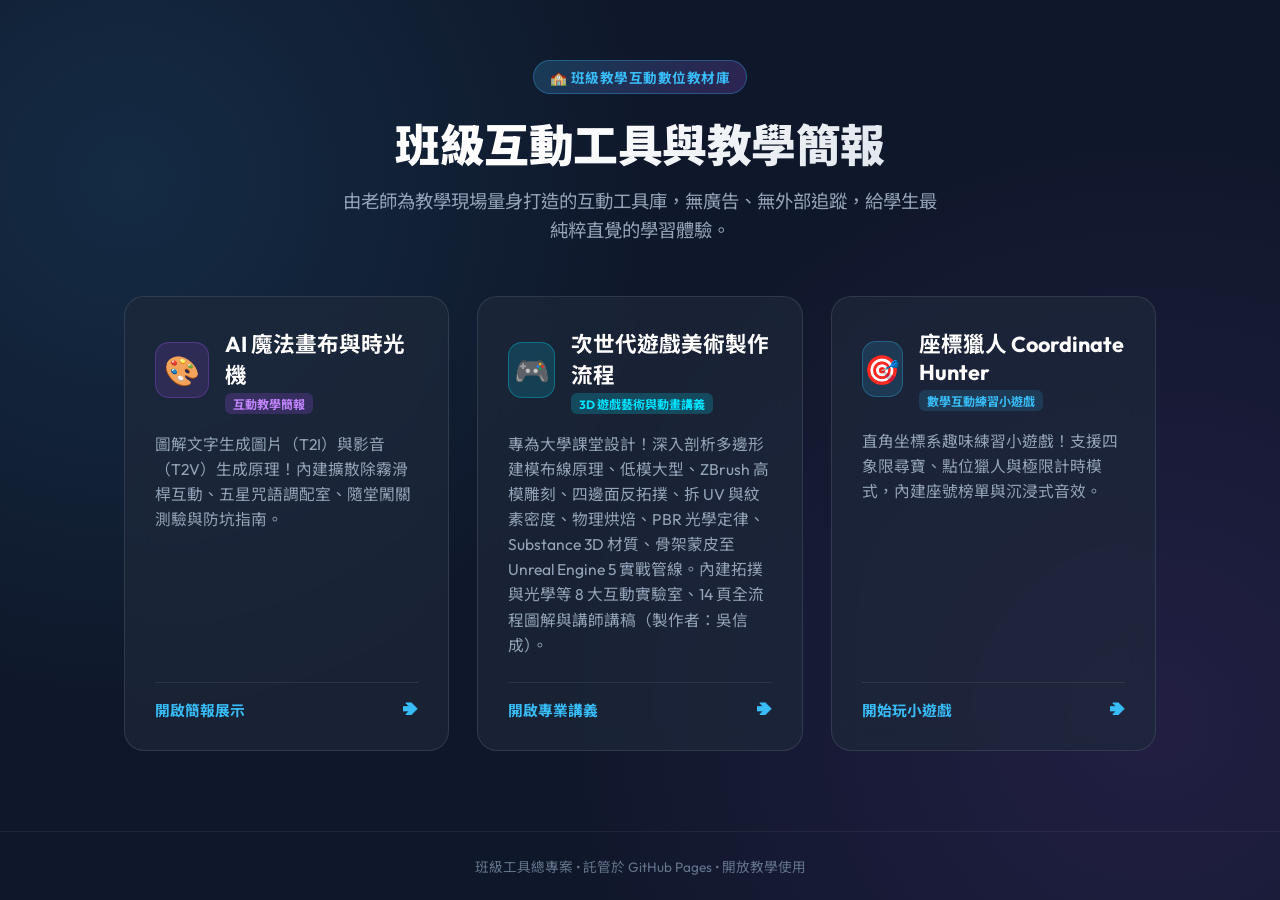
<file: index.html>
<!DOCTYPE html>
<html lang="zh-TW">
<head>
  <meta charset="UTF-8">
  <meta name="viewport" content="width=device-width, initial-scale=1.0">
  <title>班級工具網頁庫 | My Classroom Tools</title>
  <link rel="preconnect" href="https://fonts.googleapis.com">
  <link rel="preconnect" href="https://fonts.gstatic.com" crossorigin>
  <link href="https://fonts.googleapis.com/css2?family=Fredoka:wght@600;700&family=Noto+Sans+TC:wght@400;500;700;900&family=Outfit:wght@500;700;800&display=swap" rel="stylesheet">
  <style>
    :root {
      --bg: #0f172a;
      --card-bg: rgba(30, 41, 59, 0.7);
      --card-border: rgba(255, 255, 255, 0.1);
      --text: #f8fafc;
      --text-muted: #94a3b8;
      --primary: #38bdf8;
      --secondary: #a855f7;
      --accent: #f59e0b;
    }

    * {
      box-sizing: border-box;
      margin: 0;
      padding: 0;
    }

    body {
      background: var(--bg);
      background-image: 
        radial-gradient(circle at 10% 20%, rgba(56, 189, 248, 0.12), transparent 40%),
        radial-gradient(circle at 90% 80%, rgba(168, 85, 247, 0.12), transparent 45%);
      color: var(--text);
      font-family: 'Outfit', 'Noto Sans TC', sans-serif;
      min-height: 100vh;
      display: flex;
      flex-direction: column;
    }

    .container {
      max-width: 1080px;
      margin: 0 auto;
      padding: 60px 24px 40px;
      flex: 1;
    }

    header {
      text-align: center;
      margin-bottom: 50px;
    }

    .badge {
      display: inline-block;
      background: linear-gradient(135deg, rgba(56, 189, 248, 0.2), rgba(168, 85, 247, 0.2));
      border: 1px solid rgba(56, 189, 248, 0.3);
      color: #38bdf8;
      font-size: 0.85rem;
      font-weight: 700;
      padding: 6px 16px;
      border-radius: 20px;
      margin-bottom: 16px;
      letter-spacing: 0.5px;
    }

    h1 {
      font-size: 2.8rem;
      font-weight: 900;
      letter-spacing: -0.5px;
      margin-bottom: 12px;
      background: linear-gradient(135deg, #fff 40%, #cbd5e1 100%);
      -webkit-background-clip: text;
      -webkit-text-fill-color: transparent;
    }

    p.subtitle {
      font-size: 1.15rem;
      color: var(--text-muted);
      max-width: 600px;
      margin: 0 auto;
      line-height: 1.6;
    }

    .tools-grid {
      display: grid;
      grid-template-columns: repeat(auto-fit, minmax(320px, 1fr));
      gap: 28px;
    }

    .tool-card {
      background: var(--card-bg);
      border: 1px solid var(--card-border);
      border-radius: 20px;
      padding: 30px;
      text-decoration: none;
      color: inherit;
      display: flex;
      flex-direction: column;
      justify-content: space-between;
      backdrop-filter: blur(12px);
      transition: all 0.3s cubic-bezier(0.16, 1, 0.3, 1);
      position: relative;
      overflow: hidden;
    }

    .tool-card::before {
      content: '';
      position: absolute;
      top: 0;
      left: 0;
      right: 0;
      height: 4px;
      background: linear-gradient(90deg, var(--primary), var(--secondary));
      opacity: 0;
      transition: opacity 0.3s;
    }

    .tool-card:hover {
      transform: translateY(-6px);
      border-color: rgba(56, 189, 248, 0.4);
      background: rgba(30, 41, 59, 0.9);
      box-shadow: 0 20px 40px rgba(0, 0, 0, 0.35);
    }

    .tool-card:hover::before {
      opacity: 1;
    }

    .card-top {
      display: flex;
      align-items: center;
      gap: 16px;
      margin-bottom: 18px;
    }

    .icon-box {
      width: 56px;
      height: 56px;
      border-radius: 14px;
      display: flex;
      align-items: center;
      justify-content: center;
      font-size: 1.8rem;
      background: rgba(255, 255, 255, 0.06);
      border: 1px solid rgba(255, 255, 255, 0.1);
    }

    .card-title {
      font-size: 1.35rem;
      font-weight: 700;
      color: #fff;
    }

    .card-tag {
      font-size: 0.75rem;
      font-weight: 700;
      padding: 2px 8px;
      border-radius: 6px;
      display: inline-block;
      margin-top: 4px;
      background: rgba(56, 189, 248, 0.15);
      color: #38bdf8;
    }

    .card-desc {
      font-size: 0.98rem;
      color: var(--text-muted);
      line-height: 1.6;
      margin-bottom: 24px;
    }

    .card-action {
      display: flex;
      align-items: center;
      justify-content: space-between;
      padding-top: 16px;
      border-top: 1px solid rgba(255, 255, 255, 0.08);
      font-weight: 700;
      font-size: 0.92rem;
      color: var(--primary);
    }

    .arrow-icon {
      transition: transform 0.2s;
    }

    .tool-card:hover .arrow-icon {
      transform: translateX(4px);
    }

    footer {
      text-align: center;
      padding: 24px;
      font-size: 0.85rem;
      color: #64748b;
      border-top: 1px solid rgba(255, 255, 255, 0.06);
    }
  </style>
</head>
<body>
  <div class="container">
    <header>
      <span class="badge">🏫 班級教學互動數位教材庫</span>
      <h1>班級互動工具與教學簡報</h1>
      <p class="subtitle">由老師為教學現場量身打造的互動工具庫，無廣告、無外部追蹤，給學生最純粹直覺的學習體驗。</p>
    </header>

    <div class="tools-grid">
      <!-- Tool 1: AI Generation Presentation -->
      <a href="tools/ai-generation-guide/" class="tool-card">
        <div>
          <div class="card-top">
            <div class="icon-box" style="background: rgba(168, 85, 247, 0.15); border-color: rgba(168, 85, 247, 0.3);">🎨</div>
            <div>
              <div class="card-title">AI 魔法畫布與時光機</div>
              <span class="card-tag" style="background: rgba(168, 85, 247, 0.2); color: #c084fc;">互動教學簡報</span>
            </div>
          </div>
          <p class="card-desc">
            圖解文字生成圖片（T2I）與影音（T2V）生成原理！內建擴散除霧滑桿互動、五星咒語調配室、隨堂闖關測驗與防坑指南。
          </p>
        </div>
        <div class="card-action">
          <span>開啟簡報展示</span>
          <span class="arrow-icon">➔</span>
        </div>
      </a>

      <!-- Tool 2: Next-Gen Game Asset Pipeline Presentation -->
      <a href="tools/nextgen-pipeline-guide/" class="tool-card">
        <div>
          <div class="card-top">
            <div class="icon-box" style="background: rgba(0, 229, 255, 0.15); border-color: rgba(0, 229, 255, 0.3);">🎮</div>
            <div>
              <div class="card-title">次世代遊戲美術製作流程</div>
              <span class="card-tag" style="background: rgba(0, 229, 255, 0.2); color: #00e5ff;">3D 遊戲藝術與動畫講義</span>
            </div>
          </div>
          <p class="card-desc">
            專為大學課堂設計！深入剖析多邊形建模布線原理、低模大型、ZBrush 高模雕刻、四邊面反拓撲、拆 UV 與紋素密度、物理烘焙、PBR 光學定律、Substance 3D 材質、骨架蒙皮至 Unreal Engine 5 實戰管線。內建拓撲與光學等 8 大互動實驗室、14 頁全流程圖解與講師講稿（製作者：吳信成）。
          </p>
        </div>
        <div class="card-action">
          <span>開啟專業講義</span>
          <span class="arrow-icon">➔</span>
        </div>
      </a>

      <!-- Tool 3: Coordinate Hunter -->
      <a href="tools/coordinate-hunter/" class="tool-card">
        <div>
          <div class="card-top">
            <div class="icon-box" style="background: rgba(56, 189, 248, 0.15); border-color: rgba(56, 189, 248, 0.3);">🎯</div>
            <div>
              <div class="card-title">座標獵人 Coordinate Hunter</div>
              <span class="card-tag">數學互動練習小遊戲</span>
            </div>
          </div>
          <p class="card-desc">
            直角坐標系趣味練習小遊戲！支援四象限尋寶、點位獵人與極限計時模式，內建座號榜單與沉浸式音效。
          </p>
        </div>
        <div class="card-action">
          <span>開始玩小遊戲</span>
          <span class="arrow-icon">➔</span>
        </div>
      </a>
    </div>
  </div>

  <footer>
    <p>班級工具總專案 &bull; 託管於 GitHub Pages &bull; 開放教學使用</p>
  </footer>
</body>
</html>
</file>
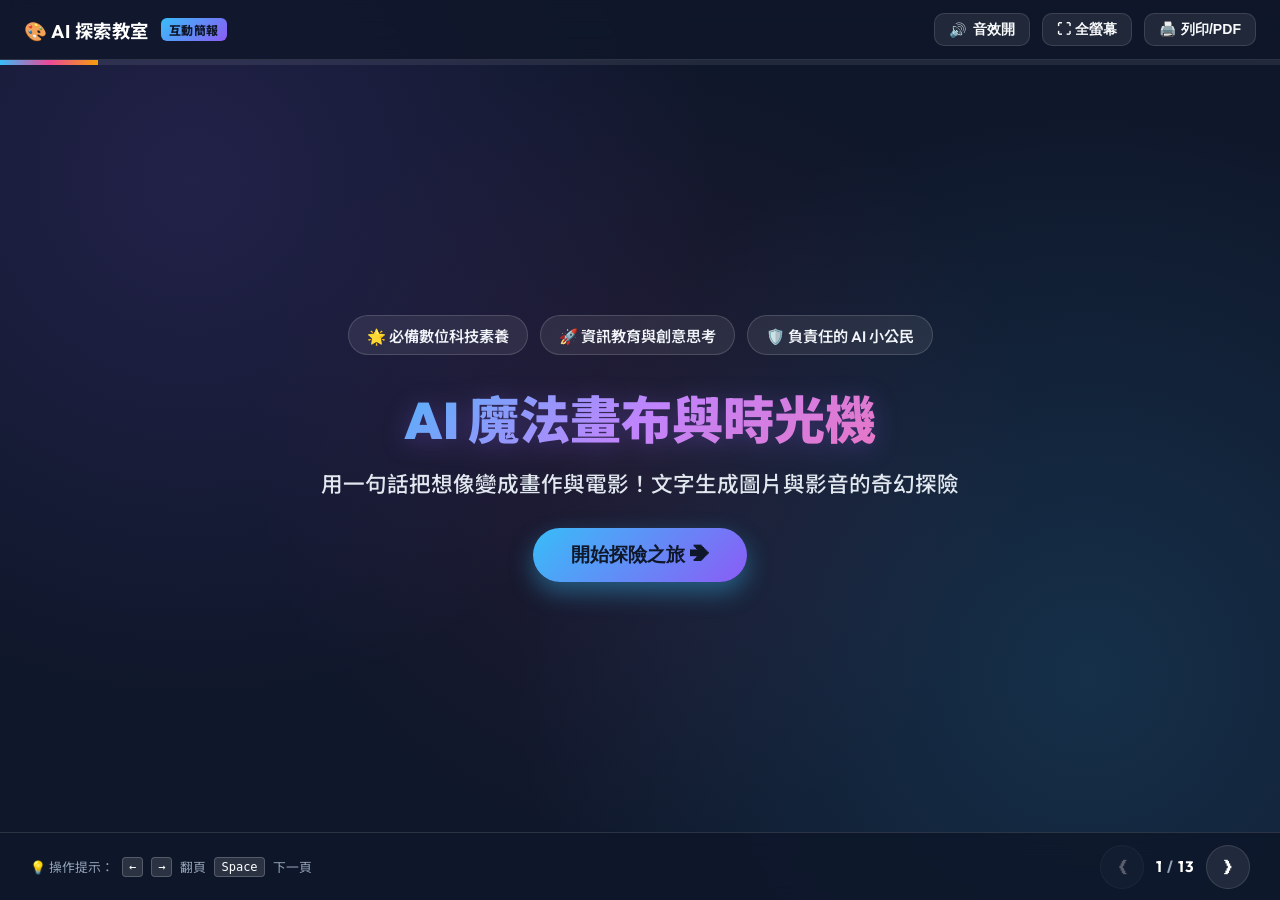
<file: tools/ai-generation-guide/index.html>
<!DOCTYPE html>
<html lang="zh-TW">
<head>
  <meta charset="UTF-8">
  <meta name="viewport" content="width=device-width, initial-scale=1.0">
  <title>AI 魔法畫布與時光機：文字生成圖片與影音的奇幻探險 | 互動教學簡報</title>
  <!-- Google Fonts -->
  <link rel="preconnect" href="https://fonts.googleapis.com">
  <link rel="preconnect" href="https://fonts.gstatic.com" crossorigin>
  <link href="https://fonts.googleapis.com/css2?family=Fredoka:wght@400;600;700&family=Noto+Sans+TC:wght@400;500;700;900&family=Outfit:wght@400;600;800&display=swap" rel="stylesheet">
  <style>
    :root {
      --bg-dark: #0f172a;
      --bg-card: rgba(30, 41, 59, 0.85);
      --bg-card-hover: rgba(51, 65, 85, 0.9);
      --primary: #38bdf8;
      --primary-dark: #0284c7;
      --secondary: #ec4899;
      --accent: #f59e0b;
      --accent-purple: #8b5cf6;
      --accent-green: #10b981;
      --text-main: #f8fafc;
      --text-muted: #94a3b8;
      --border-color: rgba(255, 255, 255, 0.12);
      --radius-sm: 10px;
      --radius-md: 18px;
      --radius-lg: 24px;
      --shadow-glow: 0 10px 30px -10px rgba(56, 189, 248, 0.3);
      --transition-fast: 0.25s ease;
      --transition-smooth: 0.45s cubic-bezier(0.16, 1, 0.3, 1);
    }

    * {
      box-sizing: border-box;
      margin: 0;
      padding: 0;
      user-select: none;
      -webkit-user-select: none;
    }

    body {
      background-color: var(--bg-dark);
      background-image: 
        radial-gradient(circle at 15% 20%, rgba(139, 92, 246, 0.15), transparent 40%),
        radial-gradient(circle at 85% 75%, rgba(56, 189, 248, 0.15), transparent 45%),
        radial-gradient(circle at 50% 50%, rgba(236, 72, 153, 0.08), transparent 50%);
      color: var(--text-main);
      font-family: 'Outfit', 'Noto Sans TC', sans-serif;
      min-height: 100vh;
      overflow: hidden;
      display: flex;
      flex-direction: column;
    }

    /* Top Navigation Bar */
    header.deck-header {
      height: 60px;
      padding: 0 24px;
      display: flex;
      align-items: center;
      justify-content: space-between;
      background: rgba(15, 23, 42, 0.8);
      backdrop-filter: blur(12px);
      border-bottom: 1px solid var(--border-color);
      z-index: 100;
    }

    .brand-logo {
      display: flex;
      align-items: center;
      gap: 12px;
      font-weight: 700;
      font-size: 1.15rem;
      letter-spacing: 0.5px;
      color: #fff;
    }

    .brand-badge {
      background: linear-gradient(135deg, var(--primary), var(--accent-purple));
      color: #0f172a;
      font-size: 0.75rem;
      font-weight: 800;
      padding: 3px 8px;
      border-radius: 6px;
      text-transform: uppercase;
    }

    .deck-controls {
      display: flex;
      align-items: center;
      gap: 12px;
    }

    .control-btn {
      background: rgba(255, 255, 255, 0.08);
      border: 1px solid var(--border-color);
      color: var(--text-main);
      padding: 6px 14px;
      border-radius: var(--radius-sm);
      font-size: 0.88rem;
      font-weight: 600;
      cursor: pointer;
      display: inline-flex;
      align-items: center;
      gap: 6px;
      transition: var(--transition-fast);
      outline: none;
    }

    .control-btn:hover {
      background: rgba(255, 255, 255, 0.18);
      transform: translateY(-1px);
    }

    .control-btn.active {
      background: var(--primary);
      color: #0f172a;
      border-color: var(--primary);
    }

    /* Progress bar */
    .progress-bar-container {
      width: 100%;
      height: 5px;
      background: rgba(255, 255, 255, 0.08);
      position: relative;
      z-index: 99;
    }

    .progress-bar {
      height: 100%;
      width: 0%;
      background: linear-gradient(90deg, var(--primary), var(--secondary), var(--accent));
      transition: width 0.3s ease;
    }

    /* Main Deck Stage */
    main.deck-stage {
      flex: 1;
      position: relative;
      overflow: hidden;
      display: flex;
      align-items: center;
      justify-content: center;
      padding: 20px 30px;
    }

    .slide {
      position: absolute;
      width: 100%;
      max-width: 1200px;
      height: 90%;
      max-height: 740px;
      display: flex;
      flex-direction: column;
      justify-content: center;
      opacity: 0;
      visibility: hidden;
      transform: scale(0.94) translateY(20px);
      transition: opacity var(--transition-smooth), transform var(--transition-smooth), visibility var(--transition-smooth);
      pointer-events: none;
      padding: 10px;
    }

    .slide.active {
      opacity: 1;
      visibility: visible;
      transform: scale(1) translateY(0);
      pointer-events: auto;
      z-index: 10;
    }

    .slide.prev {
      transform: scale(0.92) translateX(-60px);
    }

    .slide.next {
      transform: scale(0.92) translateX(60px);
    }

    /* Slide Header */
    .slide-badge {
      display: inline-flex;
      align-items: center;
      gap: 6px;
      background: rgba(56, 189, 248, 0.12);
      border: 1px solid rgba(56, 189, 248, 0.3);
      color: var(--primary);
      padding: 4px 14px;
      border-radius: 20px;
      font-size: 0.85rem;
      font-weight: 700;
      margin-bottom: 12px;
      width: fit-content;
    }

    .slide-title {
      font-size: 2.2rem;
      font-weight: 900;
      line-height: 1.25;
      margin-bottom: 12px;
      background: linear-gradient(135deg, #ffffff 40%, #cbd5e1 90%);
      -webkit-background-clip: text;
      -webkit-text-fill-color: transparent;
    }

    .slide-desc {
      font-size: 1.08rem;
      color: var(--text-muted);
      margin-bottom: 24px;
      line-height: 1.5;
    }

    /* Grid Layouts */
    .grid-2 {
      display: grid;
      grid-template-columns: 1fr 1fr;
      gap: 20px;
      height: 100%;
      align-items: center;
    }

    .grid-3 {
      display: grid;
      grid-template-columns: repeat(3, 1fr);
      gap: 18px;
    }

    .grid-4 {
      display: grid;
      grid-template-columns: repeat(4, 1fr);
      gap: 16px;
    }

    /* Presentation Cards */
    .glow-card {
      background: var(--bg-card);
      border: 1px solid var(--border-color);
      border-radius: var(--radius-md);
      padding: 22px;
      position: relative;
      overflow: hidden;
      backdrop-filter: blur(16px);
      box-shadow: 0 10px 25px rgba(0, 0, 0, 0.25);
      transition: var(--transition-fast);
    }

    .glow-card:hover {
      border-color: rgba(56, 189, 248, 0.4);
      background: var(--bg-card-hover);
      transform: translateY(-3px);
    }

    .card-icon {
      font-size: 2.2rem;
      margin-bottom: 12px;
      display: inline-block;
    }

    .card-title {
      font-size: 1.2rem;
      font-weight: 700;
      color: #fff;
      margin-bottom: 8px;
    }

    .card-text {
      font-size: 0.95rem;
      color: var(--text-muted);
      line-height: 1.55;
    }

    .pill-tag {
      display: inline-block;
      padding: 3px 10px;
      border-radius: 12px;
      font-size: 0.75rem;
      font-weight: 700;
      margin-top: 10px;
      background: rgba(255, 255, 255, 0.1);
      color: #e2e8f0;
    }

    .pill-tag.easy {
      background: rgba(16, 185, 129, 0.2);
      color: #34d399;
      border: 1px solid rgba(16, 185, 129, 0.3);
    }
    .pill-tag.magic {
      background: rgba(139, 92, 246, 0.2);
      color: #c084fc;
      border: 1px solid rgba(139, 92, 246, 0.3);
    }
    .pill-tag.cinema {
      background: rgba(245, 158, 11, 0.2);
      color: #fbbf24;
      border: 1px solid rgba(245, 158, 11, 0.3);
    }

    /* Hero / Cover Slide */
    .hero-content {
      text-align: center;
      max-width: 850px;
      margin: 0 auto;
    }

    .hero-title {
      font-size: 3.2rem;
      font-weight: 900;
      line-height: 1.15;
      margin-bottom: 18px;
      background: linear-gradient(135deg, #38bdf8 0%, #c084fc 50%, #f472b6 100%);
      -webkit-background-clip: text;
      -webkit-text-fill-color: transparent;
      filter: drop-shadow(0 4px 12px rgba(139, 92, 246, 0.3));
    }

    .hero-subtitle {
      font-size: 1.35rem;
      color: #e2e8f0;
      margin-bottom: 30px;
      font-weight: 500;
    }

    .hero-tags {
      display: flex;
      justify-content: center;
      gap: 12px;
      margin-bottom: 36px;
      flex-wrap: wrap;
    }

    .hero-tag {
      background: rgba(255, 255, 255, 0.08);
      border: 1px solid rgba(255, 255, 255, 0.15);
      padding: 8px 18px;
      border-radius: 30px;
      font-size: 0.95rem;
      color: #f1f5f9;
      font-weight: 600;
    }

    .btn-start {
      background: linear-gradient(135deg, var(--primary), var(--accent-purple));
      color: #0f172a;
      font-size: 1.2rem;
      font-weight: 800;
      padding: 14px 38px;
      border-radius: 30px;
      border: none;
      cursor: pointer;
      box-shadow: 0 10px 25px rgba(56, 189, 248, 0.4);
      transition: var(--transition-fast);
      display: inline-flex;
      align-items: center;
      gap: 10px;
    }

    .btn-start:hover {
      transform: scale(1.05);
      box-shadow: 0 15px 35px rgba(139, 92, 246, 0.5);
    }

    /* Interactive Denoising Widget */
    .interactive-box {
      background: rgba(15, 23, 42, 0.95);
      border: 1px solid rgba(56, 189, 248, 0.3);
      border-radius: var(--radius-md);
      padding: 20px;
      display: flex;
      flex-direction: column;
      align-items: center;
      gap: 14px;
    }

    .denoise-canvas-wrapper {
      width: 100%;
      height: 240px;
      border-radius: var(--radius-sm);
      position: relative;
      overflow: hidden;
      background: #000;
      display: flex;
      align-items: center;
      justify-content: center;
      border: 2px dashed rgba(255, 255, 255, 0.2);
    }

    #denoiseCanvas {
      width: 100%;
      height: 100%;
      object-fit: contain;
    }

    .slider-control-group {
      width: 100%;
      display: flex;
      flex-direction: column;
      gap: 8px;
    }

    .slider-labels {
      display: flex;
      justify-content: space-between;
      font-size: 0.82rem;
      color: var(--text-muted);
      font-weight: 600;
    }

    input[type=range] {
      width: 100%;
      accent-color: var(--primary);
      height: 8px;
      cursor: pointer;
    }

    .denoise-status-badge {
      font-size: 0.92rem;
      font-weight: 700;
      color: #38bdf8;
      background: rgba(56, 189, 248, 0.12);
      padding: 4px 14px;
      border-radius: 12px;
      border: 1px solid rgba(56, 189, 248, 0.25);
    }

    /* Comparison Box */
    .compare-grid {
      display: grid;
      grid-template-columns: 1fr 1fr;
      gap: 18px;
      margin-top: 10px;
    }

    .compare-card {
      border-radius: var(--radius-md);
      padding: 18px;
      background: rgba(30, 41, 59, 0.7);
    }

    .compare-card.bad {
      border: 1px solid rgba(239, 68, 68, 0.4);
      background: rgba(239, 68, 68, 0.08);
    }

    .compare-card.good {
      border: 1px solid rgba(16, 185, 129, 0.4);
      background: rgba(16, 185, 129, 0.08);
    }

    .compare-header {
      display: flex;
      align-items: center;
      gap: 8px;
      font-weight: 800;
      font-size: 1.05rem;
      margin-bottom: 10px;
    }

    .compare-card.bad .compare-header { color: #f87171; }
    .compare-card.good .compare-header { color: #34d399; }

    /* Interactive Prompt Builder */
    .prompt-builder-container {
      display: grid;
      grid-template-columns: 1.2fr 1fr;
      gap: 20px;
      align-items: stretch;
    }

    .selector-columns {
      display: flex;
      flex-direction: column;
      gap: 12px;
      max-height: 480px;
      overflow-y: auto;
      padding-right: 8px;
    }

    .select-category {
      background: rgba(30, 41, 59, 0.6);
      border: 1px solid var(--border-color);
      border-radius: var(--radius-sm);
      padding: 10px 14px;
    }

    .category-title {
      font-size: 0.85rem;
      font-weight: 700;
      color: #38bdf8;
      margin-bottom: 8px;
      display: flex;
      align-items: center;
      gap: 6px;
    }

    .chip-group {
      display: flex;
      flex-wrap: wrap;
      gap: 6px;
    }

    .chip {
      background: rgba(255, 255, 255, 0.08);
      border: 1px solid rgba(255, 255, 255, 0.15);
      padding: 5px 12px;
      border-radius: 20px;
      font-size: 0.82rem;
      font-weight: 500;
      cursor: pointer;
      color: #cbd5e1;
      transition: all 0.2s;
    }

    .chip:hover {
      background: rgba(255, 255, 255, 0.18);
      color: #fff;
    }

    .chip.active {
      background: linear-gradient(135deg, var(--primary), var(--accent-purple));
      color: #0f172a;
      font-weight: 700;
      border-color: transparent;
      box-shadow: 0 4px 10px rgba(56, 189, 248, 0.3);
    }

    .prompt-preview-card {
      background: rgba(15, 23, 42, 0.95);
      border: 1px solid rgba(139, 92, 246, 0.4);
      border-radius: var(--radius-md);
      padding: 22px;
      display: flex;
      flex-direction: column;
      justify-content: space-between;
      box-shadow: 0 10px 30px rgba(139, 92, 246, 0.2);
    }

    .prompt-output-box {
      background: rgba(0, 0, 0, 0.4);
      border: 1px dashed rgba(255, 255, 255, 0.2);
      border-radius: var(--radius-sm);
      padding: 16px;
      font-size: 1.05rem;
      line-height: 1.6;
      color: #f8fafc;
      min-height: 140px;
      word-break: break-all;
    }

    .btn-copy {
      background: linear-gradient(135deg, var(--secondary), var(--accent));
      color: #fff;
      font-weight: 700;
      padding: 10px 20px;
      border-radius: var(--radius-sm);
      border: none;
      cursor: pointer;
      display: flex;
      align-items: center;
      justify-content: center;
      gap: 8px;
      margin-top: 14px;
      transition: var(--transition-fast);
    }

    .btn-copy:hover {
      transform: translateY(-2px);
      box-shadow: 0 8px 20px rgba(236, 72, 153, 0.4);
    }

    /* Quiz Component */
    .quiz-card {
      background: var(--bg-card);
      border: 1px solid var(--border-color);
      border-radius: var(--radius-md);
      padding: 24px;
      max-width: 800px;
      margin: 0 auto;
      width: 100%;
    }

    .quiz-question {
      font-size: 1.35rem;
      font-weight: 800;
      color: #fff;
      margin-bottom: 20px;
    }

    .quiz-options {
      display: flex;
      flex-direction: column;
      gap: 12px;
    }

    .quiz-option {
      background: rgba(255, 255, 255, 0.06);
      border: 1px solid var(--border-color);
      padding: 14px 20px;
      border-radius: var(--radius-sm);
      cursor: pointer;
      font-size: 1.05rem;
      font-weight: 600;
      color: #e2e8f0;
      transition: var(--transition-fast);
      display: flex;
      align-items: center;
      gap: 12px;
    }

    .quiz-option:hover {
      background: rgba(255, 255, 255, 0.14);
      transform: translateX(4px);
    }

    .quiz-option.correct {
      background: rgba(16, 185, 129, 0.25) !important;
      border-color: #10b981 !important;
      color: #34d399 !important;
    }

    .quiz-option.wrong {
      background: rgba(239, 68, 68, 0.25) !important;
      border-color: #ef4444 !important;
      color: #f87171 !important;
    }

    .quiz-feedback {
      margin-top: 16px;
      padding: 12px 18px;
      border-radius: var(--radius-sm);
      font-size: 0.98rem;
      font-weight: 600;
      display: none;
    }

    /* Bottom Deck Navigation */
    footer.deck-footer {
      height: 68px;
      padding: 0 30px;
      display: flex;
      align-items: center;
      justify-content: space-between;
      background: rgba(15, 23, 42, 0.85);
      border-top: 1px solid var(--border-color);
      z-index: 100;
      backdrop-filter: blur(12px);
    }

    .nav-btn-group {
      display: flex;
      align-items: center;
      gap: 12px;
    }

    .nav-btn {
      width: 44px;
      height: 44px;
      border-radius: 50%;
      background: rgba(255, 255, 255, 0.08);
      border: 1px solid var(--border-color);
      color: #fff;
      display: flex;
      align-items: center;
      justify-content: center;
      cursor: pointer;
      font-size: 1.2rem;
      transition: var(--transition-fast);
      outline: none;
    }

    .nav-btn:hover:not(:disabled) {
      background: var(--primary);
      color: #0f172a;
      transform: scale(1.08);
    }

    .nav-btn:disabled {
      opacity: 0.3;
      cursor: not-allowed;
    }

    .slide-indicator {
      font-size: 0.95rem;
      font-weight: 700;
      color: var(--text-muted);
      letter-spacing: 1px;
    }

    .slide-indicator span {
      color: #fff;
    }

    /* Shortcuts modal */
    .shortcuts-hint {
      font-size: 0.8rem;
      color: var(--text-muted);
      display: flex;
      align-items: center;
      gap: 8px;
    }

    .kbd {
      background: rgba(255, 255, 255, 0.12);
      border: 1px solid rgba(255, 255, 255, 0.2);
      padding: 2px 6px;
      border-radius: 4px;
      font-family: monospace;
      color: #fff;
      font-size: 0.75rem;
    }

    /* Canvas Confetti */
    #confettiCanvas {
      position: fixed;
      top: 0;
      left: 0;
      width: 100vw;
      height: 100vh;
      pointer-events: none;
      z-index: 999;
    }

    /* Responsive */
    @media (max-width: 900px) {
      .grid-3, .grid-4 {
        grid-template-columns: 1fr;
      }
      .grid-2 {
        grid-template-columns: 1fr;
      }
      .prompt-builder-container {
        grid-template-columns: 1fr;
      }
      .slide-title {
        font-size: 1.6rem;
      }
      .hero-title {
        font-size: 2.2rem;
      }
      .slide {
        height: 94%;
        overflow-y: auto;
        justify-content: flex-start;
        padding-top: 15px;
      }
    }

    /* Print Stylesheet for PDF Export */
    @media print {
      body {
        overflow: visible;
        background: #fff;
        color: #000;
      }
      header.deck-header, footer.deck-footer, .progress-bar-container, #confettiCanvas {
        display: none !important;
      }
      main.deck-stage {
        display: block;
        padding: 0;
      }
      .slide {
        position: relative !important;
        opacity: 1 !important;
        visibility: visible !important;
        transform: none !important;
        page-break-after: always;
        height: 100vh;
        max-height: none;
        max-width: 100%;
        color: #111;
        background: #f8fafc;
        border: 1px solid #cbd5e1;
        margin-bottom: 20px;
        padding: 40px;
      }
      .glow-card {
        background: #fff;
        border: 1px solid #e2e8f0;
        color: #333;
      }
      .slide-title {
        color: #0f172a;
        -webkit-text-fill-color: initial;
      }
    }
  </style>
</head>
<body>

  <!-- Confetti Canvas -->
  <canvas id="confettiCanvas"></canvas>

  <!-- Deck Top Header -->
  <header class="deck-header">
    <div class="brand-logo">
      <span>🎨 AI 探索教室</span>
      <span class="brand-badge">互動簡報</span>
    </div>

    <div class="deck-controls">
      <button class="control-btn" id="soundToggleBtn" title="開啟/關閉音效">
        <span id="soundIcon">🔊</span> 音效開
      </button>
      <button class="control-btn" id="fsToggleBtn" title="切換全螢幕模式">
        ⛶ 全螢幕
      </button>
      <button class="control-btn" id="printBtn" title="列印或另存成 PDF">
        🖨️ 列印/PDF
      </button>
    </div>
  </header>

  <!-- Progress Bar -->
  <div class="progress-bar-container">
    <div class="progress-bar" id="progressBar"></div>
  </div>

  <!-- Main Slide Stage -->
  <main class="deck-stage" id="deckStage">

    <!-- Slide 1: 封面 -->
    <section class="slide active" data-index="1">
      <div class="hero-content">
        <div class="hero-tags">
          <span class="hero-tag">🌟 必備數位科技素養</span>
          <span class="hero-tag">🚀 資訊教育與創意思考</span>
          <span class="hero-tag">🛡️ 負責任的 AI 小公民</span>
        </div>
        <h1 class="hero-title">AI 魔法畫布與時光機</h1>
        <p class="hero-subtitle">用一句話把想像變成畫作與電影！文字生成圖片與影音的奇幻探險</p>
        <button class="btn-start" onclick="deck.nextSlide()">
          <span>開始探險之旅 ➔</span>
        </button>
      </div>
    </section>

    <!-- Slide 2: 暖身思考：想像力的神燈精靈 -->
    <section class="slide" data-index="2">
      <div class="slide-badge">💡 暖身導入篇</div>
      <h2 class="slide-title">想像一下：電腦什麼時候學會畫畫的？</h2>
      <p class="slide-desc">從前我們用小畫家辛苦拉直線，現在只要「跟電腦聊天」，它就能懂你的想像！</p>
      
      <div class="grid-2">
        <div class="glow-card">
          <div class="card-icon">⌨️</div>
          <h3 class="card-title">從前的電腦：認真按指令的打字機</h3>
          <p class="card-text">
            以前的電腦只會算數學題、儲存文字。想要在電腦裡畫出一隻貓咪，我們必須拿滑鼠一筆一筆慢慢畫，畫不好還會手抖！
          </p>
          <div class="pill-tag">手動繪圖時代</div>
        </div>

        <div class="glow-card" style="border-color: rgba(139, 92, 246, 0.4);">
          <div class="card-icon">🪄</div>
          <h3 class="card-title">現在的生成式 AI：會讀心術的神燈精靈</h3>
          <p class="card-text">
            現在只要輸入文字：<strong>「一隻戴著太空帽的柴犬在月球吃西瓜」</strong>，幾秒鐘內，電腦就能憑空創造出一張栩栩如生的全新作品！
          </p>
          <div class="pill-tag magic">生成式 AI (Generative AI)</div>
        </div>
      </div>
    </section>

    <!-- Slide 3: 兩大超能力：生圖 vs 生片 -->
    <section class="slide" data-index="3">
      <div class="slide-badge">⚡ 雙核心概念</div>
      <h2 class="slide-title">今天認識的兩大 AI 超能力</h2>
      <p class="slide-desc">文字如何變成視覺魔法？我們先搞懂這兩個厲害的兄弟！</p>

      <div class="grid-2">
        <div class="glow-card" style="background: linear-gradient(180deg, rgba(30, 41, 59, 0.9), rgba(14, 165, 233, 0.15));">
          <div class="card-icon">🖼️</div>
          <h3 class="card-title">超能力 ①：文字生成圖片 (Text-to-Image)</h3>
          <p class="card-text">
            <strong>把單詞變成單張靜態畫作。</strong><br>
            輸入你的「提示詞（Prompt）」，AI 就像博學多聞的畫家，融合上億張圖片的學習經驗，幫你把心中所想的光影、色彩與角色畫出來。
          </p>
          <div class="pill-tag easy">適合：故事插圖、海報設計、角色卡片</div>
        </div>

        <div class="glow-card" style="background: linear-gradient(180deg, rgba(30, 41, 59, 0.9), rgba(236, 72, 153, 0.15));">
          <div class="card-icon">🎬</div>
          <h3 class="card-title">超能力 ②：文字生成影片 (Text-to-Video)</h3>
          <p class="card-text">
            <strong>讓畫面具備時間與動態！</strong><br>
            不只畫一張圖，而是連續算出一秒 24 張流暢連貫的畫面，甚至計算風吹草動、重力掉落與攝影機的鏡頭推進（Zoom in）！
          </p>
          <div class="pill-tag cinema">適合：短動畫、成語動態故事、自然科學模擬</div>
        </div>
      </div>
    </section>

    <!-- Slide 4: 熱門平台介紹（圖片篇） -->
    <section class="slide" data-index="4">
      <div class="slide-badge">🛠️ 平台工具箱</div>
      <h2 class="slide-title">認識主流的「AI 生圖好幫手」</h2>
      <p class="slide-desc">世界上有哪些常見的生圖工具？它們各自有什麼拿手絕活？</p>

      <div class="grid-4">
        <div class="glow-card">
          <div class="card-icon">🎨</div>
          <h3 class="card-title">Canva Magic</h3>
          <p class="card-text">最適合初學者！內建在常用的美工海報軟體中，介面親切且安全。</p>
          <div class="pill-tag easy">課堂探索首選</div>
        </div>

        <div class="glow-card">
          <div class="card-icon">✨</div>
          <h3 class="card-title">Microsoft Copilot / Designer</h3>
          <p class="card-text">搭載 DALL-E 3 模型，微軟免費提供，中文理解力超強，風格豐富！</p>
          <div class="pill-tag easy">免費中文友善</div>
        </div>

        <div class="glow-card">
          <div class="card-icon">🛡️</div>
          <h3 class="card-title">Adobe Firefly</h3>
          <p class="card-text">由老牌設計公司打造，訓練圖庫乾淨合法，最尊重藝術家原創版權。</p>
          <div class="pill-tag magic">版權最安心</div>
        </div>

        <div class="glow-card">
          <div class="card-icon">👑</div>
          <h3 class="card-title">Midjourney</h3>
          <p class="card-text">細緻度之王！光影、材質就像電影大片，常被專業設計師與藝術家使用。</p>
          <div class="pill-tag cinema">藝術大師級</div>
        </div>
      </div>
      
      <p style="margin-top: 14px; font-size: 0.85rem; color: #94a3b8; text-align: center;">
        ⚠️ 課堂溫馨提醒：多數獨立商業平台要求 13 歲以上使用，未滿年齡建議由老師在課堂示範或在家長陪同下探索喔！
      </p>
    </section>

    <!-- Slide 5: 熱門平台介紹（影片篇） -->
    <section class="slide" data-index="5">
      <div class="slide-badge">📽️ 平台工具箱</div>
      <h2 class="slide-title">走進時光機：令人驚豔的「AI 影片大導演」</h2>
      <p class="slide-desc">只要一句話，電影特效鏡頭就誕生了！看看當前世界頂尖的影片生成黑科技。</p>

      <div class="grid-4">
        <div class="glow-card">
          <div class="card-icon">🚀</div>
          <h3 class="card-title">Runway (Gen-3)</h3>
          <p class="card-text">好萊塢電影導演愛用！獨創「動態筆刷」，能指定只有水在流動或火焰在飄。</p>
          <div class="pill-tag cinema">電影級控制</div>
        </div>

        <div class="glow-card">
          <div class="card-icon">🪐</div>
          <h3 class="card-title">Luma Dream</h3>
          <p class="card-text">物理世界動態非常擬真，旋轉鏡頭與速度感非常震撼！</p>
          <div class="pill-tag magic">極致動態流暢</div>
        </div>

        <div class="glow-card">
          <div class="card-icon">⚡</div>
          <h3 class="card-title">快手 Kling (可靈)</h3>
          <p class="card-text">人物動作細膩自然，能做出很厲害的表情動態與武術動作短片。</p>
          <div class="pill-tag easy">生動表情特效</div>
        </div>

        <div class="glow-card">
          <div class="card-icon">🌌</div>
          <h3 class="card-title">OpenAI Sora / Veo</h3>
          <p class="card-text">世界模型新境界！能模擬現實物理規律，生成長達數十秒的超逼真影片。</p>
          <div class="pill-tag cinema">未來趨勢指標</div>
        </div>
      </div>
    </section>

    <!-- Slide 6: 生成圖片的原理：除霧魔法（擴散模型 Diffusion Model） -->
    <section class="slide" data-index="6">
      <div class="slide-badge">🔬 原理解密室</div>
      <h2 class="slide-title">圖片是怎麼變出來的？「除霧魔法」擴散模型！</h2>
      <p class="slide-desc">AI 不是上網去剪貼別人的圖，而是像個在「大霧」中雕刻畫作的雕刻家！</p>

      <div class="grid-2">
        <div style="display: flex; flex-direction: column; gap: 12px;">
          <div class="glow-card">
            <h4 style="color: #38bdf8; margin-bottom: 6px;">第 1 步：字詞翻譯機 (Text Encoder)</h4>
            <p class="card-text">AI 把你說的「戴墨鏡的貓」拆成數學代碼，找出它腦中理解的形狀與顏色概念。</p>
          </div>
          <div class="glow-card">
            <h4 style="color: #c084fc; margin-bottom: 6px;">第 2 步：電視雪花雜訊 (Noise)</h4>
            <p class="card-text">AI 的起點是一張全都是亂碼雜訊的「電視雪花」畫面，裡面什麼都看不清。</p>
          </div>
          <div class="glow-card">
            <h4 style="color: #34d399; margin-bottom: 6px;">第 3 步：一步一步擦掉雜訊 (Denoising)</h4>
            <p class="card-text">AI 猜想：「雪花裡哪裡有點像貓耳朵？哪裡有點像墨鏡？」把雜訊擦拭掉，直到畫面清晰浮現！</p>
          </div>
        </div>

        <div class="interactive-box">
          <div style="font-weight: 700; color: #fff; display: flex; align-items: center; gap: 8px;">
            <span>🎛️ 動手玩：體驗 AI 擦除雜訊的過程</span>
          </div>
          <div class="denoise-canvas-wrapper">
            <canvas id="denoiseCanvas" width="300" height="200"></canvas>
          </div>
          <div class="slider-control-group">
            <div class="slider-labels">
              <span>← 100% 原始雜訊</span>
              <span id="denoisePercentText">去噪進度：50%</span>
              <span>0% 完美清晰 →</span>
            </div>
            <input type="range" id="denoiseSlider" min="0" max="100" value="50" oninput="updateDenoiseSimulation(this.value)">
          </div>
          <div class="denoise-status-badge" id="denoiseBadge">
            正在猜測形狀... 輪廓開始浮現！
          </div>
        </div>
      </div>
    </section>

    <!-- Slide 7: 生成影片的原理：時間的魔法（時空一致性） -->
    <section class="slide" data-index="7">
      <div class="slide-badge">🎞️ 原理解密室</div>
      <h2 class="slide-title">影片又是怎麼動起來的？「時間的魔法」</h2>
      <p class="slide-desc">影片就是走得很快的連環畫！但 AI 面臨的最大難關是什麼呢？</p>

      <div class="grid-2">
        <div class="glow-card">
          <div class="card-icon">📖</div>
          <h3 class="card-title">原理 ①：視覺暫留與連續影格 (Frames)</h3>
          <p class="card-text">
            如同小時候玩過的「手翻書」，人類的眼睛只要在一秒鐘內看到 <strong>24 ~ 30 張</strong>連續變化的圖片，大腦就會覺得它「動起來」了！
          </p>
          <div style="margin-top: 14px; background: rgba(0,0,0,0.3); padding: 10px; border-radius: 8px; font-size: 0.88rem; color: #cbd5e1;">
            💡 產生 5 秒的影片，AI 必須精準計算畫出超過 <strong>120 張</strong> 彼此關聯的高清圖片！
          </div>
        </div>

        <div class="glow-card" style="border-color: rgba(236, 72, 153, 0.4);">
          <div class="card-icon">🧠</div>
          <h3 class="card-title">原理 ②：最大挑戰：時空一致性 (Consistency)</h3>
          <p class="card-text">
            如果每一格各畫各的，下一秒貓咪的臉可能突然變成小狗！<br>
            現代影片 AI 加入了<strong>「時間注意力機制 (Temporal Attention)」</strong>，記住前一秒角色的位置、毛色與光線，計算重力與物理慣性，確保角色不會中途融化或變形！
          </p>
          <div class="pill-tag cinema">時空連貫不變形</div>
        </div>
      </div>
    </section>

    <!-- Slide 8: 提示詞魔法咒語：五星黃金公式 -->
    <section class="slide" data-index="8">
      <div class="slide-badge">✨ 咒語大揭秘</div>
      <h2 class="slide-title">提示詞 (Prompt) 撰寫原則：五星黃金公式</h2>
      <p class="slide-desc">不要只會輸入「畫一隻恐龍」！學會這五個法寶，你也是神級指揮官。</p>

      <div class="grid-4" style="grid-template-columns: repeat(5, 1fr); gap: 12px;">
        <div class="glow-card" style="text-align: center;">
          <div style="font-size: 2rem;">👤</div>
          <h4 style="color: #38bdf8; margin: 6px 0;">① 主角 (Who)</h4>
          <p style="font-size: 0.82rem; color: #94a3b8;">清楚說出主角特徵<br>（穿披風的白兔）</p>
        </div>
        <div class="glow-card" style="text-align: center;">
          <div style="font-size: 2rem;">🏃</div>
          <h4 style="color: #c084fc; margin: 6px 0;">② 動作 (Action)</h4>
          <p style="font-size: 0.82rem; color: #94a3b8;">正在做什麼與心情<br>（開心地奔跑跳躍）</p>
        </div>
        <div class="glow-card" style="text-align: center;">
          <div style="font-size: 2rem;">🏞️</div>
          <h4 style="color: #34d399; margin: 6px 0;">③ 場景 (Where)</h4>
          <p style="font-size: 0.82rem; color: #94a3b8;">身處在什麼環境<br>（漂浮的糖果雲朵）</p>
        </div>
        <div class="glow-card" style="text-align: center;">
          <div style="font-size: 2rem;">🎨</div>
          <h4 style="color: #fbbf24; margin: 6px 0;">④ 風格 (Style)</h4>
          <p style="font-size: 0.82rem; color: #94a3b8;">指明繪畫藝術類型<br>（吉卜力手繪水彩風）</p>
        </div>
        <div class="glow-card" style="text-align: center;">
          <div style="font-size: 2rem;">💡</div>
          <h4 style="color: #f472b6; margin: 6px 0;">⑤ 光影 (Lighting)</h4>
          <p style="font-size: 0.82rem; color: #94a3b8;">鏡頭視角與氛圍<br>（溫暖夕陽金色逆光）</p>
        </div>
      </div>

      <div class="compare-grid" style="margin-top: 16px;">
        <div class="compare-card bad">
          <div class="compare-header">❌ 隨便說說（AI 容易翻車）</div>
          <div style="font-size: 0.95rem; color: #fca5a5;">「一隻小狗在玩。」</div>
          <div style="font-size: 0.82rem; color: #cbd5e1; margin-top: 4px;">結果：AI 不知道什麼品種、在哪裡玩、什麼風格，畫出來往往平淡無奇。</div>
        </div>
        <div class="compare-card good">
          <div class="compare-header">✅ 五星魔法咒語（精準驚艷）</div>
          <div style="font-size: 0.95rem; color: #86efac;">「一隻戴著護目鏡的柯基犬，在綠意盎然的向日葵花田裡開心地接飛盤，3D 皮克斯動畫風格，明亮溫暖的陽光特寫。」</div>
        </div>
      </div>
    </section>

    <!-- Slide 9: 咒語大調配室 (互動工具) -->
    <section class="slide" data-index="9">
      <div class="slide-badge">🧪 互動實驗室</div>
      <h2 class="slide-title">咒語大調配室：自己動手調出神級指令！</h2>
      <p class="slide-desc">點選下面的積木，即時拼裝屬於你的五星提示詞：</p>

      <div class="prompt-builder-container">
        <!-- Selectors -->
        <div class="selector-columns">
          <!-- Subject -->
          <div class="select-category">
            <div class="category-title"><span>👤</span> 選擇主角 (Subject)</div>
            <div class="chip-group" data-type="subject">
              <span class="chip active" data-val="一隻穿著金屬太空服的柴犬">太空服柴犬</span>
              <span class="chip" data-val="一個戴著魔法尖帽的小機器人">魔法小機器人</span>
              <span class="chip" data-val="一隻背著書包的可愛胖小恐龍">書包小恐龍</span>
              <span class="chip" data-val="一隻抱著珍珠奶茶的調皮企鵝">奶茶企鵝</span>
            </div>
          </div>

          <!-- Action -->
          <div class="select-category">
            <div class="category-title"><span>🏃</span> 選擇動作與表情 (Action)</div>
            <div class="chip-group" data-type="action">
              <span class="chip active" data-val="正在好奇地用放大鏡觀察發光的水晶">好奇觀察發光水晶</span>
              <span class="chip" data-val="開心地在空中踩著滑板旋轉特技">滑板空中特技</span>
              <span class="chip" data-val="小心翼翼地在巨型蘑菇下烤甜甜圈">蘑菇下烤甜甜圈</span>
              <span class="chip" data-val="彈著發光的尤克里里吉他唱歌">彈發光吉他唱歌</span>
            </div>
          </div>

          <!-- Scene -->
          <div class="select-category">
            <div class="category-title"><span>🏞️</span> 選擇場景 (Scene)</div>
            <div class="chip-group" data-type="scene">
              <span class="chip active" data-val="在漂浮於宇宙星空中的七彩糖果群島">漂浮宇宙糖果島</span>
              <span class="chip" data-val="在充滿螢光水母的海底童話水晶宮殿">螢光水母海底宮殿</span>
              <span class="chip" data-val="在落葉紛飛的金色古老魔法森林">秋天金色魔法森林</span>
              <span class="chip" data-val="在飄滿棉花糖雲朵的天空城鎮">棉花糖天空城</span>
            </div>
          </div>

          <!-- Style -->
          <div class="select-category">
            <div class="category-title"><span>🎨</span> 選擇畫風 (Style)</div>
            <div class="chip-group" data-type="style">
              <span class="chip active" data-val="3D 皮克斯 (Pixar) 精緻動畫風格">3D 皮克斯動畫風</span>
              <span class="chip" data-val="宮崎駿吉卜力手繪清新水彩風">吉卜力水彩手繪風</span>
              <span class="chip" data-val="溫馨可愛的黏土偶定格定格動畫風格">黏土人偶風</span>
              <span class="chip" data-val="復古懷舊的 16-bit 像素像素藝術風">復古像素風</span>
            </div>
          </div>
        </div>

        <!-- Output Card -->
        <div class="prompt-preview-card">
          <div>
            <div style="font-weight: 800; font-size: 1.15rem; color: #c084fc; margin-bottom: 10px; display: flex; align-items: center; gap: 8px;">
              <span>📜 你的魔法咒語產出：</span>
            </div>
            <div class="prompt-output-box" id="promptResult">
              載入中...
            </div>
          </div>
          <div>
            <div style="font-size: 0.85rem; color: #94a3b8; margin-top: 10px;">
              💡 提示：點擊按鈕複製後，可以貼到 Canva 或 Copilot 體驗喔！
            </div>
            <button class="btn-copy" id="copyPromptBtn" onclick="copyCurrentPrompt()">
              <span>📋 複製這段魔法咒語！</span>
            </button>
          </div>
        </div>
      </div>
    </section>

    <!-- Slide 10: 避坑指南：初學者的三大咒語地雷 -->
    <section class="slide" data-index="10">
      <div class="slide-badge">⚠️ 避坑指南</div>
      <h2 class="slide-title">寫提示詞小心踩雷！三大常見迷思</h2>
      <p class="slide-desc">想要圖畫更漂亮？記得避開這三種會讓 AI 抓狂的說話方式！</p>

      <div class="grid-3">
        <div class="glow-card" style="border-top: 4px solid #ef4444;">
          <div style="font-size: 2.2rem; margin-bottom: 8px;">🚫</div>
          <h3 class="card-title">迷思 1：不要用否定句！</h3>
          <p class="card-text">
            <strong>錯誤示範：</strong>「不要下雨、不要出現樹木」<br>
            <strong>為什麼？</strong> AI 看到關鍵字「下雨」「樹木」，反而更容易把它畫進去！<br>
            <span style="color: #34d399; font-weight: 700;">✅ 正確做法：</span>說出你想要的，改寫成「晴空萬里的大晴天，空曠的沙漠」。
          </p>
        </div>

        <div class="glow-card" style="border-top: 4px solid #f59e0b;">
          <div style="font-size: 2.2rem; margin-bottom: 8px;">🌀</div>
          <h3 class="card-title">迷思 2：不要用空泛的形容詞！</h3>
          <p class="card-text">
            <strong>錯誤示範：</strong>「畫一個宇宙超級無敵好看的東西」<br>
            <strong>為什麼？</strong> AI 無法理解你的「好看」是什麼標準。<br>
            <span style="color: #34d399; font-weight: 700;">✅ 正確做法：</span>具體描述特徵，例如「金光閃爍的羽毛、如水晶般清澈的眼眸」。
          </p>
        </div>

        <div class="glow-card" style="border-top: 4px solid #8b5cf6;">
          <div style="font-size: 2.2rem; margin-bottom: 8px;">🌪️</div>
          <h3 class="card-title">迷思 3：一次不要塞太多衝突元素！</h3>
          <p class="card-text">
            <strong>錯誤示範：</strong>「古代恐龍同時在現代開高鐵又是外星人又是水下...」<br>
            <strong>為什麼？</strong> 太多互相打架的概念會讓 AI 混亂融合成奇怪生物！<br>
            <span style="color: #34d399; font-weight: 700;">✅ 正確做法：</span>確立一個核心焦點，一步一步微調。
          </p>
        </div>
      </div>
    </section>

    <!-- Slide 11: 數位素養與安全守則：做負責任的小小魔法師 -->
    <section class="slide" data-index="11">
      <div class="slide-badge">🛡️ 科技倫理篇</div>
      <h2 class="slide-title">做個聰明又善良的「AI 小小魔法師」</h2>
      <p class="slide-desc">超能力越大，責任越大！使用生成式 AI 必須遵守的四大安全守則：</p>

      <div class="grid-4">
        <div class="glow-card">
          <div class="card-icon">🔒</div>
          <h3 class="card-title">① 保護個人隱私</h3>
          <p class="card-text">
            <strong>絕不</strong>把自己的本名、真實住址、電話或自己的私人臉部照片餵給網路上的 AI 工具。
          </p>
        </div>

        <div class="glow-card">
          <div class="card-icon">🎭</div>
          <h3 class="card-title">② 拒絕 Deepfake 惡搞</h3>
          <p class="card-text">
            不可以拿同學或老師的照片生成出惡意惡搞、嘲笑或散布不實訊息的合成圖片與影片！
          </p>
        </div>

        <div class="glow-card">
          <div class="card-icon">🏷️</div>
          <h3 class="card-title">③ 誠實標示 AI 協作</h3>
          <p class="card-text">
            交作業或分享時，大方誠實註明「本作品使用 AI 共同創作」，這是尊重原創與誠實的美德。
          </p>
        </div>

        <div class="glow-card">
          <div class="card-icon">👨‍🏫</div>
          <h3 class="card-title">④ 在師長指導下探索</h3>
          <p class="card-text">
            遇到奇怪的畫面或不確定的內容，立刻舉手告訴老師或爸爸媽媽，安全第一！
          </p>
        </div>
      </div>
    </section>

    <!-- Slide 12: 課堂大闖關：小小 AI 大師隨堂考 -->
    <section class="slide" data-index="12">
      <div class="slide-badge">🏆 挑戰大闖關</div>
      <h2 class="slide-title">小試身手：你是 AI 小達人嗎？</h2>
      <p class="slide-desc">點選你認為最正確的答案，看看你能答對幾題！</p>

      <div class="quiz-card">
        <div class="quiz-question" id="quizQuestion">
          題目載入中...
        </div>
        <div class="quiz-options" id="quizOptions">
          <!-- Options injected by JS -->
        </div>
        <div class="quiz-feedback" id="quizFeedback"></div>
        <div style="margin-top: 20px; display: flex; justify-content: space-between; align-items: center;">
          <span style="font-size: 0.9rem; color: #94a3b8;" id="quizCounter">第 1 / 3 題</span>
          <button class="control-btn" id="quizNextBtn" style="display: none;" onclick="nextQuizQuestion()">
            下一題 ➔
          </button>
        </div>
      </div>
    </section>

    <!-- Slide 13: 總結與課後任務 -->
    <section class="slide" data-index="13">
      <div class="slide-badge">🎉 探險終點站</div>
      <h2 class="slide-title">恭喜完成探索！今天的四大收穫</h2>
      <p class="slide-desc">拿起你的創意畫筆，讓 AI 成為你學習路上的超級智囊！</p>

      <div class="grid-4" style="margin-bottom: 24px;">
        <div class="glow-card" style="text-align: center;">
          <div style="font-size: 2rem;">🧰</div>
          <div style="font-weight: 700; color: #fff; margin: 8px 0;">認識工具</div>
          <div style="font-size: 0.85rem; color: #94a3b8;">Canva、Copilot、Runway 都是我們的得力幫手</div>
        </div>
        <div class="glow-card" style="text-align: center;">
          <div style="font-size: 2rem;">💡</div>
          <div style="font-weight: 700; color: #fff; margin: 8px 0;">了解原理</div>
          <div style="font-size: 0.85rem; color: #94a3b8;">擴散去雜訊與時間影格連續性</div>
        </div>
        <div class="glow-card" style="text-align: center;">
          <div style="font-size: 2rem;">📜</div>
          <div style="font-weight: 700; color: #fff; margin: 8px 0;">五星咒語</div>
          <div style="font-size: 0.85rem; color: #94a3b8;">主角＋動作＋場景＋風格＋光影</div>
        </div>
        <div class="glow-card" style="text-align: center;">
          <div style="font-size: 2rem;">🛡️</div>
          <div style="font-weight: 700; color: #fff; margin: 8px 0;">安全守則</div>
          <div style="font-size: 0.85rem; color: #94a3b8;">保護隱私、尊重版權、誠實標註</div>
        </div>
      </div>

      <div class="glow-card" style="background: linear-gradient(135deg, rgba(56, 189, 248, 0.15), rgba(139, 92, 246, 0.15)); text-align: center; padding: 20px;">
        <h3 style="color: #f1f5f9; margin-bottom: 8px;">🎯 今日課堂挑戰小任務：</h3>
        <p style="font-size: 1.05rem; color: #cbd5e1;">
          「在筆記本上寫下一句專屬於你的『五星魔法咒語』，下週上機課由老師示範讓你的畫作動起來！」
        </p>
      </div>
    </section>

  </main>

  <!-- Deck Bottom Footer Navigation -->
  <footer class="deck-footer">
    <div class="shortcuts-hint">
      <span>💡 操作提示：</span>
      <span class="kbd">←</span> <span class="kbd">→</span> <span>翻頁</span>
      <span class="kbd">Space</span> <span>下一頁</span>
    </div>

    <div class="nav-btn-group">
      <button class="nav-btn" id="prevBtn" onclick="deck.prevSlide()" title="上一頁">
        ❮
      </button>
      
      <div class="slide-indicator">
        <span id="currentSlideNum">1</span> / <span id="totalSlideNum">13</span>
      </div>

      <button class="nav-btn" id="nextBtn" onclick="deck.nextSlide()" title="下一頁">
        ❯
      </button>
    </div>
  </footer>

  <!-- Script Logic -->
  <script>
    /* =========================================================
       1. Sound Manager (Web Audio API - No external audio files!)
       ========================================================= */
    class SoundEffects {
      constructor() {
        this.ctx = null;
        this.enabled = true;
      }
      init() {
        if (!this.ctx) {
          const AudioContext = window.AudioContext || window.webkitAudioContext;
          if (AudioContext) {
            this.ctx = new AudioContext();
          }
        }
      }
      playTone(freq, type = 'sine', duration = 0.15, vol = 0.15) {
        if (!this.enabled) return;
        this.init();
        if (!this.ctx) return;
        try {
          const osc = this.ctx.createOscillator();
          const gain = this.ctx.createGain();
          osc.type = type;
          osc.frequency.setValueAtTime(freq, this.ctx.currentTime);
          gain.gain.setValueAtTime(vol, this.ctx.currentTime);
          gain.gain.exponentialRampToValueAtTime(0.001, this.ctx.currentTime + duration);
          osc.connect(gain);
          gain.connect(this.ctx.destination);
          osc.start();
          osc.stop(this.ctx.currentTime + duration);
        } catch(e) {}
      }
      playSlide() {
        this.playTone(440, 'sine', 0.08, 0.08);
      }
      playCorrect() {
        if (!this.enabled) return;
        this.init();
        if (!this.ctx) return;
        const now = this.ctx.currentTime;
        [523.25, 659.25, 783.99, 1046.50].forEach((freq, i) => {
          setTimeout(() => this.playTone(freq, 'triangle', 0.2, 0.15), i * 80);
        });
      }
      playWrong() {
        if (!this.enabled) return;
        this.init();
        if (!this.ctx) return;
        [220, 185].forEach((freq, i) => {
          setTimeout(() => this.playTone(freq, 'sawtooth', 0.25, 0.12), i * 140);
        });
      }
    }
    const sound = new SoundEffects();

    /* =========================================================
       2. Slide Deck Navigation Engine
       ========================================================= */
    class SlideDeck {
      constructor() {
        this.slides = Array.from(document.querySelectorAll('.slide'));
        this.currentIndex = 0;
        this.totalSlides = this.slides.length;
        this.progressBar = document.getElementById('progressBar');
        this.currentSlideNum = document.getElementById('currentSlideNum');
        this.totalSlideNum = document.getElementById('totalSlideNum');
        this.prevBtn = document.getElementById('prevBtn');
        this.nextBtn = document.getElementById('nextBtn');
        
        this.init();
      }

      init() {
        this.totalSlideNum.textContent = this.totalSlides;
        this.updateSlideState();

        // Keyboard navigation
        window.addEventListener('keydown', (e) => {
          if (e.key === 'ArrowRight' || e.key === ' ' || e.key === 'PageDown') {
            e.preventDefault();
            this.nextSlide();
          } else if (e.key === 'ArrowLeft' || e.key === 'PageUp') {
            e.preventDefault();
            this.prevSlide();
          } else if (e.key === 'Home') {
            e.preventDefault();
            this.goToSlide(0);
          } else if (e.key === 'End') {
            e.preventDefault();
            this.goToSlide(this.totalSlides - 1);
          }
        });

        // Touch Swipe
        let startX = 0;
        let endX = 0;
        const stage = document.getElementById('deckStage');
        stage.addEventListener('touchstart', (e) => {
          startX = e.changedTouches[0].screenX;
        }, { passive: true });
        stage.addEventListener('touchend', (e) => {
          endX = e.changedTouches[0].screenX;
          if (startX - endX > 50) {
            this.nextSlide();
          } else if (endX - startX > 50) {
            this.prevSlide();
          }
        }, { passive: true });
      }

      goToSlide(index) {
        if (index < 0 || index >= this.totalSlides) return;
        this.currentIndex = index;
        this.updateSlideState();
        sound.playSlide();
      }

      nextSlide() {
        if (this.currentIndex < this.totalSlides - 1) {
          this.currentIndex++;
          this.updateSlideState();
          sound.playSlide();
        }
      }

      prevSlide() {
        if (this.currentIndex > 0) {
          this.currentIndex--;
          this.updateSlideState();
          sound.playSlide();
        }
      }

      updateSlideState() {
        this.slides.forEach((slide, idx) => {
          slide.classList.remove('active', 'prev', 'next');
          if (idx === this.currentIndex) {
            slide.classList.add('active');
          } else if (idx < this.currentIndex) {
            slide.classList.add('prev');
          } else {
            slide.classList.add('next');
          }
        });

        const progressPercent = ((this.currentIndex + 1) / this.totalSlides) * 100;
        this.progressBar.style.width = `${progressPercent}%`;
        this.currentSlideNum.textContent = this.currentIndex + 1;

        this.prevBtn.disabled = this.currentIndex === 0;
        this.nextBtn.disabled = this.currentIndex === this.totalSlides - 1;

        // If slide 6 (Denoise) becomes active, redraw canvas
        if (this.currentIndex === 5) {
          const slider = document.getElementById('denoiseSlider');
          if (slider) updateDenoiseSimulation(slider.value);
        }
      }
    }
    const deck = new SlideDeck();

    /* =========================================================
       3. Header Controls (Sound, Fullscreen, Print)
       ========================================================= */
    const soundToggleBtn = document.getElementById('soundToggleBtn');
    soundToggleBtn.addEventListener('click', () => {
      sound.enabled = !sound.enabled;
      soundToggleBtn.classList.toggle('active', sound.enabled);
      document.getElementById('soundIcon').textContent = sound.enabled ? '🔊' : '🔇';
      soundToggleBtn.innerHTML = `<span id="soundIcon">${sound.enabled ? '🔊' : '🔇'}</span> 音效${sound.enabled ? '開' : '關'}`;
    });

    const fsToggleBtn = document.getElementById('fsToggleBtn');
    fsToggleBtn.addEventListener('click', () => {
      if (!document.fullscreenElement) {
        document.documentElement.requestFullscreen().catch(() => {});
        fsToggleBtn.textContent = '✕ 退出全螢幕';
      } else {
        document.exitFullscreen().catch(() => {});
        fsToggleBtn.textContent = '⛶ 全螢幕';
      }
    });

    document.getElementById('printBtn').addEventListener('click', () => {
      window.print();
    });

    /* =========================================================
       4. Denoise Visualizer Canvas Simulator (Slide 6)
       ========================================================= */
    const denoiseCanvas = document.getElementById('denoiseCanvas');
    const denoiseCtx = denoiseCanvas.getContext('2d');

    function drawCuteCatIllustration(ctx, width, height) {
      // Clear
      ctx.fillStyle = "#1e1b4b";
      ctx.fillRect(0, 0, width, height);

      // Stars
      ctx.fillStyle = "#ffffff";
      const stars = [[30, 30], [260, 40], [80, 70], [240, 140], [40, 160]];
      stars.forEach(([x, y]) => {
        ctx.beginPath();
        ctx.arc(x, y, 2, 0, Math.PI * 2);
        ctx.fill();
      });

      // Ground / Moon surface
      ctx.fillStyle = "#4338ca";
      ctx.beginPath();
      ctx.arc(width / 2, height + 80, 140, 0, Math.PI * 2);
      ctx.fill();

      // Cat Body
      ctx.fillStyle = "#f59e0b";
      ctx.beginPath();
      ctx.ellipse(width / 2, height / 2 + 30, 45, 40, 0, 0, Math.PI * 2);
      ctx.fill();

      // Cat Head
      ctx.beginPath();
      ctx.arc(width / 2, height / 2 - 15, 36, 0, Math.PI * 2);
      ctx.fill();

      // Ears
      ctx.fillStyle = "#d97706";
      ctx.beginPath();
      ctx.moveTo(width / 2 - 30, height / 2 - 35);
      ctx.lineTo(width / 2 - 15, height / 2 - 58);
      ctx.lineTo(width / 2 - 5, height / 2 - 35);
      ctx.fill();

      ctx.beginPath();
      ctx.moveTo(width / 2 + 5, height / 2 - 35);
      ctx.lineTo(width / 2 + 15, height / 2 - 58);
      ctx.lineTo(width / 2 + 30, height / 2 - 35);
      ctx.fill();

      // Sunglasses
      ctx.fillStyle = "#0f172a";
      ctx.fillRect(width / 2 - 28, height / 2 - 24, 24, 15);
      ctx.fillRect(width / 2 + 4, height / 2 - 24, 24, 15);
      ctx.fillRect(width / 2 - 6, height / 2 - 20, 12, 5);

      // Glasses shine
      ctx.fillStyle = "#38bdf8";
      ctx.fillRect(width / 2 - 24, height / 2 - 21, 5, 9);
      ctx.fillRect(width / 2 + 8, height / 2 - 21, 5, 9);

      // Cat Smile & Nose
      ctx.fillStyle = "#fbbf24";
      ctx.beginPath();
      ctx.arc(width / 2, height / 2 - 3, 3, 0, Math.PI * 2);
      ctx.fill();

      // Whiskers
      ctx.strokeStyle = "#fff";
      ctx.lineWidth = 1.5;
      ctx.beginPath();
      ctx.moveTo(width / 2 - 25, height / 2 - 2);
      ctx.lineTo(width / 2 - 42, height / 2 - 5);
      ctx.moveTo(width / 2 - 25, height / 2 + 3);
      ctx.lineTo(width / 2 - 42, height / 2 + 6);

      ctx.moveTo(width / 2 + 25, height / 2 - 2);
      ctx.lineTo(width / 2 + 42, height / 2 - 5);
      ctx.moveTo(width / 2 + 25, height / 2 + 3);
      ctx.lineTo(width / 2 + 42, height / 2 + 6);
      ctx.stroke();
    }

    function updateDenoiseSimulation(sliderVal) {
      const val = parseInt(sliderVal);
      const w = denoiseCanvas.width;
      const h = denoiseCanvas.height;

      // 1. Draw clean image to offscreen canvas
      const offCanvas = document.createElement('canvas');
      offCanvas.width = w;
      offCanvas.height = h;
      const offCtx = offCanvas.getContext('2d');
      drawCuteCatIllustration(offCtx, w, h);

      // 2. Blend with noise
      const imgData = offCtx.getImageData(0, 0, w, h);
      const data = imgData.data;

      const noiseRatio = 1 - (val / 100); // 1 = 100% noise, 0 = pure image

      for (let i = 0; i < data.length; i += 4) {
        if (Math.random() < noiseRatio) {
          const gray = Math.floor(Math.random() * 255);
          data[i] = gray;     // R
          data[i + 1] = gray; // G
          data[i + 2] = gray; // B
        }
      }

      denoiseCtx.putImageData(imgData, 0, 0);

      // Update text & badge
      const percentText = document.getElementById('denoisePercentText');
      const badge = document.getElementById('denoiseBadge');
      percentText.textContent = `去噪進度：${val}%`;

      if (val < 25) {
        badge.textContent = "❄️ 雜訊極高：就像一片電視雪花，AI 剛拿到題目！";
        badge.style.color = "#94a3b8";
      } else if (val < 65) {
        badge.textContent = "🔍 輪廓浮現：AI 開始辨識出耳朵與身體形狀！";
        badge.style.color = "#38bdf8";
      } else if (val < 95) {
        badge.textContent = "✨ 豐富細節：墨鏡反光、貓咪毛色與星星細節正在形成！";
        badge.style.color = "#c084fc";
      } else {
        badge.textContent = "🎉 去噪完成：一張高清完美的太空墨鏡貓誕生！";
        badge.style.color = "#34d399";
      }
    }

    /* =========================================================
       5. Interactive Prompt Builder (Slide 9)
       ========================================================= */
    const promptSelections = {
      subject: "一隻穿著金屬太空服的柴犬",
      action: "正在好奇地用放大鏡觀察發光的水晶",
      scene: "在漂浮於宇宙星空中的七彩糖果群島",
      style: "3D 皮克斯 (Pixar) 精緻動畫風格"
    };

    function updatePromptOutput() {
      const resultBox = document.getElementById('promptResult');
      const fullPrompt = `${promptSelections.subject}，${promptSelections.action}，${promptSelections.scene}，${promptSelections.style}，溫暖柔和的電影光影，特寫細緻鏡頭，8K 超高畫質。`;
      resultBox.textContent = `"${fullPrompt}"`;
    }

    document.querySelectorAll('.chip-group').forEach(group => {
      const type = group.getAttribute('data-type');
      group.querySelectorAll('.chip').forEach(chip => {
        chip.addEventListener('click', () => {
          group.querySelectorAll('.chip').forEach(c => c.classList.remove('active'));
          chip.classList.add('active');
          promptSelections[type] = chip.getAttribute('data-val');
          updatePromptOutput();
          sound.playTone(550, 'sine', 0.05, 0.05);
        });
      });
    });

    function copyCurrentPrompt() {
      const resultBox = document.getElementById('promptResult');
      const textToCopy = resultBox.textContent.replace(/^"|"$/g, '');
      navigator.clipboard.writeText(textToCopy).then(() => {
        const btn = document.getElementById('copyPromptBtn');
        btn.innerHTML = '<span>✅ 咒語已成功複製到剪貼簿！</span>';
        btn.style.background = '#10b981';
        sound.playCorrect();
        triggerConfetti(window.innerWidth / 2, window.innerHeight / 2);
        setTimeout(() => {
          btn.innerHTML = '<span>📋 複製這段魔法咒語！</span>';
          btn.style.background = '';
        }, 2500);
      }).catch(() => {
        alert("複製失敗，請手動複製文字！");
      });
    }

    // Init prompt output
    updatePromptOutput();

    /* =========================================================
       6. Interactive Quiz System (Slide 12)
       ========================================================= */
    const quizData = [
      {
        question: "1. 現代主流的「擴散模型（Diffusion Model）」生圖時，第一步通常是從什麼開始？",
        options: [
          "A. 一張從網路上隨機抓來的照片",
          "B. 一片完全都是亂碼的「電視雪花雜訊」",
          "C. 一張全白沒有任何東西的畫布"
        ],
        correct: 1,
        explanation: "答對了！擴散模型就像除霧魔法一樣，是從混亂的雪花雜訊中一步步擦掉雜訊並還原出畫面喔！"
      },
      {
        question: "2. 如果想要生成一張「大晴天的照片」，提示詞怎麼寫最不易讓 AI 搞混？",
        options: [
          "A. 絕對不要下雨、不要看到烏雲",
          "B. 萬里無雲、陽光燦爛的大晴天",
          "C. 雨傘全部收起來不要打開"
        ],
        correct: 1,
        explanation: "太棒了！AI 常常容易把否定詞（例如『不要下雨』）只提取出『下雨』關鍵字，因此使用正面具體的肯定句才是高手的寫法！"
      },
      {
        question: "3. 文字生成「影片」比起「圖片」，多了解決什麼最重要的核心技術難關？",
        options: [
          "A. 顏色的數量要超過一千萬種",
          "B. 每一秒鐘要維持角色不變形的「時空一致性」",
          "C. 影片生成的檔案容量一定要小於 1MB"
        ],
        correct: 1,
        explanation: "賓果！一秒鐘有 24 張影格，AI 必須具備時間注意力機制，讓小貓小狗在每一影格的動態與光影都能連貫不融化！"
      }
    ];

    let currentQuizIndex = 0;
    let quizAnswered = false;

    function renderQuiz() {
      const q = quizData[currentQuizIndex];
      quizAnswered = false;
      document.getElementById('quizQuestion').textContent = q.question;
      document.getElementById('quizCounter').textContent = `第 ${currentQuizIndex + 1} / ${quizData.length} 題`;
      const optContainer = document.getElementById('quizOptions');
      const feedback = document.getElementById('quizFeedback');
      const nextBtn = document.getElementById('quizNextBtn');

      optContainer.innerHTML = '';
      feedback.style.display = 'none';
      nextBtn.style.display = 'none';

      q.options.forEach((optText, idx) => {
        const btn = document.createElement('div');
        btn.className = 'quiz-option';
        btn.textContent = optText;
        btn.addEventListener('click', () => checkQuizAnswer(idx, btn));
        optContainer.appendChild(btn);
      });
    }

    function checkQuizAnswer(selectedIdx, clickedElement) {
      if (quizAnswered) return;
      quizAnswered = true;
      const q = quizData[currentQuizIndex];
      const optElements = document.querySelectorAll('.quiz-option');
      const feedback = document.getElementById('quizFeedback');
      const nextBtn = document.getElementById('quizNextBtn');

      if (selectedIdx === q.correct) {
        clickedElement.classList.add('correct');
        feedback.style.display = 'block';
        feedback.style.background = 'rgba(16, 185, 129, 0.2)';
        feedback.style.color = '#34d399';
        feedback.textContent = `🎉 ${q.explanation}`;
        sound.playCorrect();
        triggerConfetti(window.innerWidth / 2, window.innerHeight / 2);
      } else {
        clickedElement.classList.add('wrong');
        optElements[q.correct].classList.add('correct');
        feedback.style.display = 'block';
        feedback.style.background = 'rgba(239, 68, 68, 0.2)';
        feedback.style.color = '#f87171';
        feedback.textContent = `💡 哎呀差一點點！正確答案是選項 (${String.fromCharCode(65 + q.correct)}) 喔！${q.explanation}`;
        sound.playWrong();
      }

      if (currentQuizIndex < quizData.length - 1) {
        nextBtn.textContent = '下一題 ➔';
        nextBtn.style.display = 'inline-block';
      } else {
        nextBtn.textContent = '完成闖關 🎉';
        nextBtn.style.display = 'inline-block';
      }
    }

    function nextQuizQuestion() {
      if (currentQuizIndex < quizData.length - 1) {
        currentQuizIndex++;
        renderQuiz();
      } else {
        deck.nextSlide();
      }
    }

    renderQuiz();

    /* =========================================================
       7. Lightweight Pure JS Canvas Confetti
       ========================================================= */
    const confettiCanvas = document.getElementById('confettiCanvas');
    const confettiCtx = confettiCanvas.getContext('2d');
    let confettiParticles = [];

    function resizeConfetti() {
      confettiCanvas.width = window.innerWidth;
      confettiCanvas.height = window.innerHeight;
    }
    window.addEventListener('resize', resizeConfetti);
    resizeConfetti();

    function triggerConfetti(originX, originY) {
      const colors = ['#38bdf8', '#ec4899', '#f59e0b', '#8b5cf6', '#10b981', '#f43f5e'];
      for (let i = 0; i < 60; i++) {
        confettiParticles.push({
          x: originX,
          y: originY,
          vx: (Math.random() - 0.5) * 14,
          vy: (Math.random() - 1.2) * 12,
          size: Math.random() * 8 + 4,
          color: colors[Math.floor(Math.random() * colors.length)],
          rotation: Math.random() * 360,
          rotationSpeed: (Math.random() - 0.5) * 10,
          life: 1.0,
          decay: Math.random() * 0.02 + 0.015
        });
      }
      if (!confettiAnimationRunning) {
        animateConfetti();
      }
    }

    let confettiAnimationRunning = false;
    function animateConfetti() {
      confettiCtx.clearRect(0, 0, confettiCanvas.width, confettiCanvas.height);
      confettiAnimationRunning = true;

      for (let i = confettiParticles.length - 1; i >= 0; i--) {
        const p = confettiParticles[i];
        p.x += p.vx;
        p.y += p.vy;
        p.vy += 0.35; // Gravity
        p.rotation += p.rotationSpeed;
        p.life -= p.decay;

        if (p.life <= 0) {
          confettiParticles.splice(i, 1);
          continue;
        }

        confettiCtx.save();
        confettiCtx.translate(p.x, p.y);
        confettiCtx.rotate((p.rotation * Math.PI) / 180);
        confettiCtx.globalAlpha = p.life;
        confettiCtx.fillStyle = p.color;
        confettiCtx.fillRect(-p.size / 2, -p.size / 2, p.size, p.size * 1.5);
        confettiCtx.restore();
      }

      if (confettiParticles.length > 0) {
        requestAnimationFrame(animateConfetti);
      } else {
        confettiAnimationRunning = false;
      }
    }

    // First frame initialization of Denoise canvas
    updateDenoiseSimulation(50);
  </script>
</body>
</html>
</file>
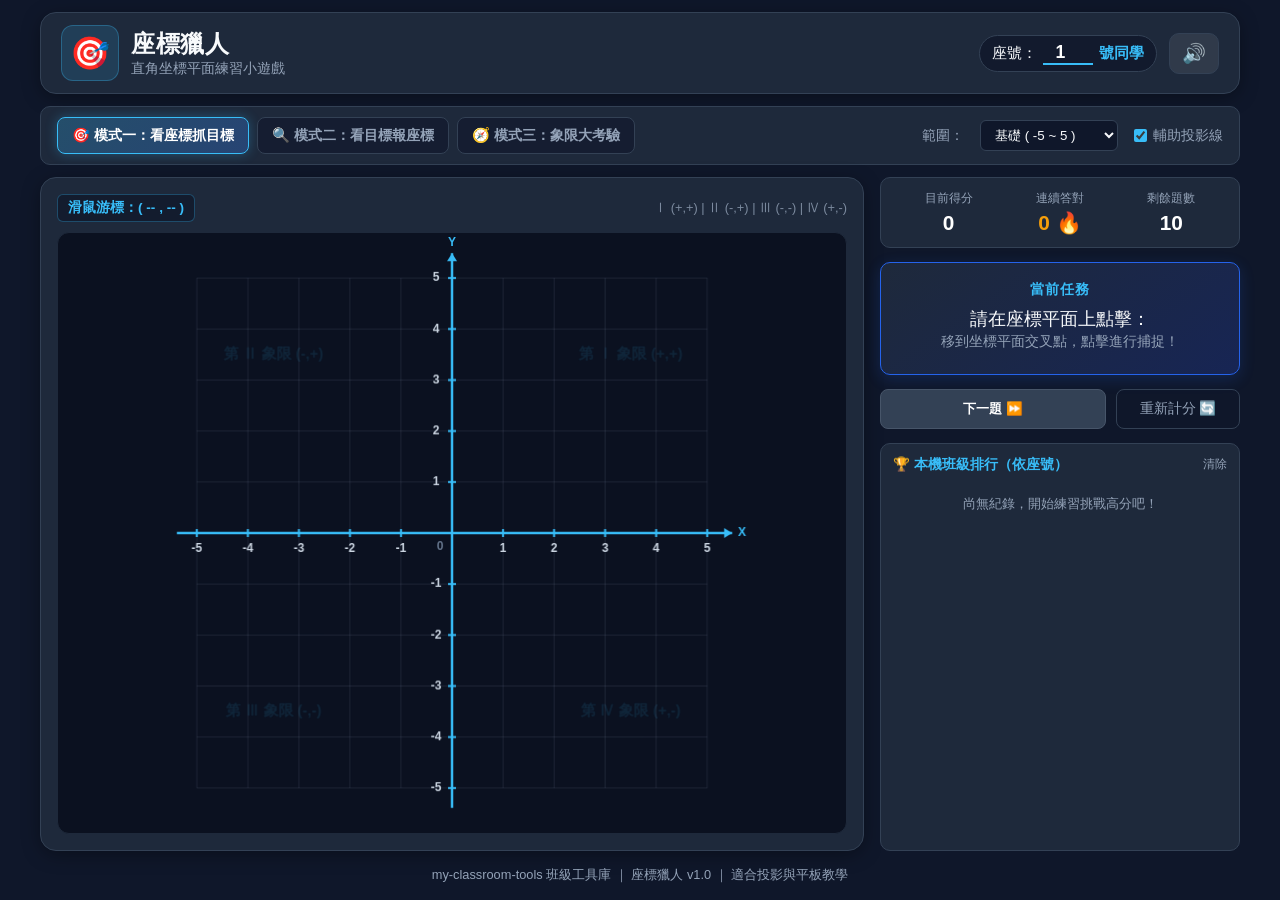
<file: tools/coordinate-hunter/index.html>
<!DOCTYPE html>
<html lang="zh-TW">
<head>
  <meta charset="UTF-8">
  <meta name="viewport" content="width=device-width, initial-scale=1.0">
  <title>座標獵人 Coordinate Hunter - 班級數學互動小遊戲</title>
  <link rel="stylesheet" href="style.css">
</head>
<body>
  <div class="app-container">
    <!-- 頂部資訊列 -->
    <header class="header">
      <div class="brand">
        <span class="logo-icon">🎯</span>
        <div>
          <h1>座標獵人</h1>
          <p class="subtitle">直角坐標平面練習小遊戲</p>
        </div>
      </div>

      <div class="user-panel">
        <div class="seat-badge">
          <label for="seat-number">座號：</label>
          <input type="number" id="seat-number" min="1" max="99" placeholder="座號" value="1">
          <span class="seat-tag">號同學</span>
        </div>
        <button id="sound-toggle" class="btn-icon" title="切換音效">🔊</button>
      </div>
    </header>

    <!-- 模式與設定選單 -->
    <section class="controls-bar">
      <div class="mode-selector">
        <button class="mode-btn active" data-mode="hunt">🎯 模式一：看座標抓目標</button>
        <button class="mode-btn" data-mode="identify">🔍 模式二：看目標報座標</button>
        <button class="mode-btn" data-mode="quadrant">🧭 模式三：象限大考驗</button>
      </div>

      <div class="settings-group">
        <label for="range-select">範圍：</label>
        <select id="range-select">
          <option value="5" selected>基礎 ( -5 ~ 5 )</option>
          <option value="10">進階 ( -10 ~ 10 )</option>
        </select>

        <label class="toggle-label">
          <input type="checkbox" id="guideline-toggle" checked>
          <span>輔助投影線</span>
        </label>
      </div>
    </section>

    <!-- 主要遊戲工作區 -->
    <main class="main-stage">
      <!-- 左側/中間：座標平面 Canvas -->
      <div class="canvas-wrapper">
        <div class="canvas-header-info">
          <span id="current-hover-coord" class="hover-coord">滑鼠游標：( -- , -- )</span>
          <span class="quadrant-hint">Ⅰ (+,+) | Ⅱ (-,+) | Ⅲ (-,-) | Ⅳ (+,-)</span>
        </div>
        <div class="canvas-container" id="canvas-container">
          <canvas id="gridCanvas"></canvas>
          <div id="target-marker" class="target-marker hidden"></div>
        </div>
      </div>

      <!-- 右側：題目、答題區與即時狀態 -->
      <aside class="interaction-panel">
        <!-- 狀態卡片 -->
        <div class="score-board">
          <div class="stat-item">
            <span class="stat-label">目前得分</span>
            <span id="score-display" class="stat-value">0</span>
          </div>
          <div class="stat-item">
            <span class="stat-label">連續答對</span>
            <span id="streak-display" class="stat-value highlight">0 🔥</span>
          </div>
          <div class="stat-item">
            <span class="stat-label">剩餘題數</span>
            <span id="round-display" class="stat-value">10</span>
          </div>
        </div>

        <!-- 任務指示卡片 -->
        <div class="task-card">
          <div class="task-title">當前任務</div>
          <div id="task-question" class="task-question">
            請在座標平面上點擊：
            <div id="target-coord-display" class="target-coord">( 3 , -2 )</div>
          </div>
          <div id="feedback-msg" class="feedback-msg">點選左方網格上的交叉點完成捕捉！</div>
        </div>

        <!-- 模式二專用：座標輸入表單 -->
        <div id="input-answer-panel" class="answer-panel hidden">
          <div class="coord-inputs">
            <span>(</span>
            <input type="number" id="input-x" placeholder="X" step="1">
            <span>,</span>
            <input type="number" id="input-y" placeholder="Y" step="1">
            <span>)</span>
          </div>
          <button id="submit-coord-btn" class="btn-primary">確認送出</button>
        </div>

        <!-- 模式三專用：象限選擇按鈕群 -->
        <div id="quadrant-buttons-panel" class="answer-panel hidden">
          <div class="quadrant-grid">
            <button class="quad-btn" data-answer="2">第 Ⅱ 象限<br><small>(-,+)</small></button>
            <button class="quad-btn" data-answer="1">第 Ⅰ 象限<br><small>(+,+)</small></button>
            <button class="quad-btn" data-answer="3">第 Ⅲ 象限<br><small>(-,-)</small></button>
            <button class="quad-btn" data-answer="4">第 Ⅳ 象限<br><small>(+,-)</small></button>
            <button class="quad-btn axis-btn" data-answer="x-axis">X 軸上</button>
            <button class="quad-btn axis-btn" data-answer="y-axis">Y 軸上</button>
            <button class="quad-btn origin-btn" data-answer="origin">原點 (0,0)</button>
          </div>
        </div>

        <!-- 控制按鈕 -->
        <div class="action-buttons">
          <button id="next-question-btn" class="btn-secondary">下一題 ⏩</button>
          <button id="reset-game-btn" class="btn-outline">重新計分 🔄</button>
        </div>

        <!-- 本地排行榜（依座號紀錄） -->
        <div class="leaderboard-card">
          <div class="leaderboard-header">
            <span>🏆 本機班級排行（依座號）</span>
            <button id="clear-records-btn" class="btn-link">清除</button>
          </div>
          <ul id="leaderboard-list" class="leaderboard-list">
            <li class="empty-hint">尚無紀錄，開始練習挑戰高分吧！</li>
          </ul>
        </div>
      </aside>
    </main>

    <footer class="footer">
      <span>my-classroom-tools 班級工具庫 ｜ 座標獵人 v1.0 ｜ 適合投影與平板教學</span>
    </footer>
  </div>

  <script src="game.js"></script>
</body>
</html>
</file>
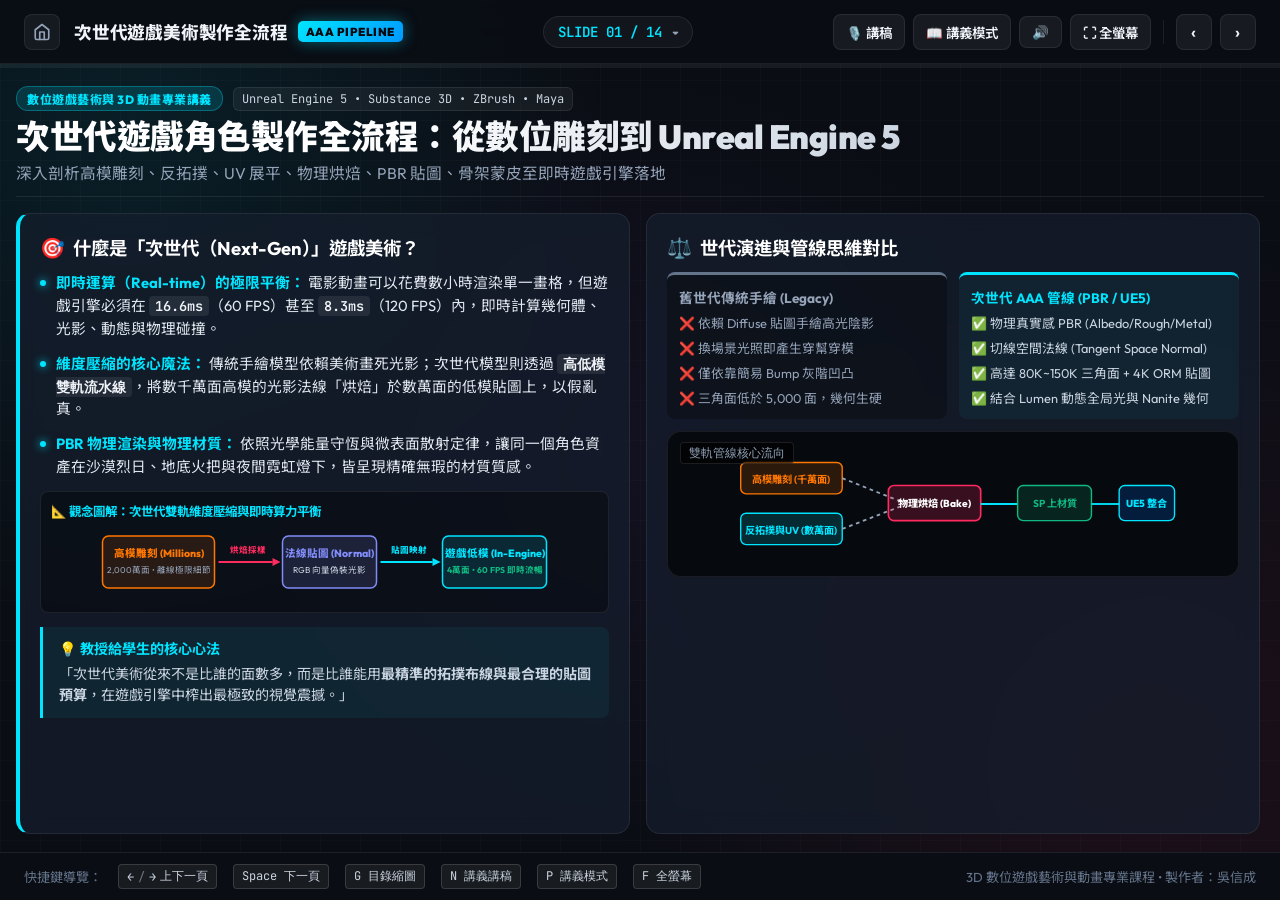
<file: tools/nextgen-pipeline-guide/index.html>
<!DOCTYPE html>
<html lang="zh-TW">
<head>
  <meta charset="UTF-8">
  <meta name="viewport" content="width=device-width, initial-scale=1.0">
  <title>次世代遊戲角色與美術製作全流程解析 | 大學 3D 數位遊戲藝術與動畫專業講義</title>
  <!-- Google Fonts -->
  <link rel="preconnect" href="https://fonts.googleapis.com">
  <link rel="preconnect" href="https://fonts.gstatic.com" crossorigin>
  <link href="https://fonts.googleapis.com/css2?family=JetBrains+Mono:wght@400;600;700&family=Noto+Sans+TC:wght@300;400;500;700;900&family=Outfit:wght@400;600;700;800;900&display=swap" rel="stylesheet">
  <style>
    :root {
      --bg-dark: #0a0d14;
      --bg-panel: rgba(16, 22, 34, 0.85);
      --bg-card: rgba(22, 30, 46, 0.7);
      --bg-card-hover: rgba(30, 42, 66, 0.9);
      --border-subtle: rgba(255, 255, 255, 0.08);
      --border-glow: rgba(0, 229, 255, 0.25);
      
      /* Theme accents matching AAA game tools */
      --ue-cyan: #00e5ff;
      --ue-blue: #0070f3;
      --zb-orange: #ff7700;
      --sp-crimson: #ff2a5f;
      --maya-teal: #00b4d8;
      --topo-green: #10b981;
      --rig-purple: #a855f7;
      --warn-amber: #f59e0b;
      
      --text-main: #f1f5f9;
      --text-muted: #94a3b8;
      --text-dim: #64748b;
      
      --radius-sm: 8px;
      --radius-md: 14px;
      --radius-lg: 20px;
      --radius-xl: 28px;
      
      --shadow-elevation: 0 20px 40px -15px rgba(0, 0, 0, 0.7);
      --shadow-cyan-glow: 0 0 35px -5px rgba(0, 229, 255, 0.25);
      --shadow-orange-glow: 0 0 35px -5px rgba(255, 119, 0, 0.25);
      
      --trans-fast: 0.2s cubic-bezier(0.16, 1, 0.3, 1);
      --trans-smooth: 0.45s cubic-bezier(0.16, 1, 0.3, 1);
    }

    * {
      box-sizing: border-box;
      margin: 0;
      padding: 0;
      user-select: none;
      -webkit-user-select: none;
    }

    body {
      background-color: var(--bg-dark);
      background-image: 
        radial-gradient(circle at 10% 15%, rgba(0, 229, 255, 0.08), transparent 35%),
        radial-gradient(circle at 90% 85%, rgba(255, 42, 95, 0.08), transparent 40%),
        radial-gradient(circle at 50% 50%, rgba(168, 85, 247, 0.05), transparent 50%),
        linear-gradient(rgba(255, 255, 255, 0.015) 1px, transparent 1px),
        linear-gradient(90deg, rgba(255, 255, 255, 0.015) 1px, transparent 1px);
      background-size: 100% 100%, 100% 100%, 100% 100%, 40px 40px, 40px 40px;
      color: var(--text-main);
      font-family: 'Outfit', 'Noto Sans TC', sans-serif;
      min-height: 100vh;
      overflow: hidden;
      display: flex;
      flex-direction: column;
    }

    /* Scrollbars */
    ::-webkit-scrollbar {
      width: 6px;
      height: 6px;
    }
    ::-webkit-scrollbar-track {
      background: rgba(0, 0, 0, 0.2);
    }
    ::-webkit-scrollbar-thumb {
      background: rgba(255, 255, 255, 0.15);
      border-radius: 4px;
    }
    ::-webkit-scrollbar-thumb:hover {
      background: var(--ue-cyan);
    }

    /* Top Navigation Bar */
    header.deck-header {
      height: 64px;
      padding: 0 24px;
      display: flex;
      align-items: center;
      justify-content: space-between;
      background: rgba(10, 13, 20, 0.88);
      backdrop-filter: blur(16px);
      border-bottom: 1px solid var(--border-subtle);
      z-index: 100;
      position: relative;
    }

    .brand-section {
      display: flex;
      align-items: center;
      gap: 14px;
      cursor: pointer;
    }

    .back-home {
      display: flex;
      align-items: center;
      justify-content: center;
      width: 36px;
      height: 36px;
      border-radius: var(--radius-sm);
      background: rgba(255, 255, 255, 0.05);
      border: 1px solid var(--border-subtle);
      color: var(--text-muted);
      text-decoration: none;
      transition: var(--trans-fast);
      font-size: 1rem;
    }
    .back-home:hover {
      background: rgba(0, 229, 255, 0.15);
      border-color: var(--ue-cyan);
      color: #fff;
    }

    .brand-title {
      font-weight: 800;
      font-size: 1.1rem;
      letter-spacing: -0.2px;
      display: flex;
      align-items: center;
      gap: 10px;
    }

    .brand-badge {
      background: linear-gradient(135deg, var(--ue-cyan), #0099ff);
      color: #06090e;
      font-size: 0.72rem;
      font-weight: 900;
      padding: 3px 8px;
      border-radius: 5px;
      letter-spacing: 0.5px;
      text-transform: uppercase;
      box-shadow: 0 0 15px rgba(0, 229, 255, 0.4);
    }

    .current-slide-info {
      display: flex;
      align-items: center;
      gap: 10px;
      padding: 6px 14px;
      background: rgba(255, 255, 255, 0.04);
      border: 1px solid var(--border-subtle);
      border-radius: 20px;
      font-size: 0.88rem;
      font-weight: 600;
      cursor: pointer;
      transition: var(--trans-fast);
    }
    .current-slide-info:hover {
      background: rgba(255, 255, 255, 0.08);
      border-color: var(--ue-cyan);
    }

    .deck-controls {
      display: flex;
      align-items: center;
      gap: 8px;
    }

    .control-btn {
      background: rgba(255, 255, 255, 0.06);
      border: 1px solid var(--border-subtle);
      color: var(--text-main);
      padding: 7px 12px;
      border-radius: var(--radius-sm);
      font-size: 0.84rem;
      font-weight: 600;
      cursor: pointer;
      display: inline-flex;
      align-items: center;
      gap: 6px;
      transition: var(--trans-fast);
      outline: none;
      font-family: inherit;
    }

    .control-btn:hover {
      background: rgba(255, 255, 255, 0.12);
      border-color: rgba(255, 255, 255, 0.25);
      transform: translateY(-1px);
    }

    .control-btn.active {
      background: rgba(0, 229, 255, 0.2);
      border-color: var(--ue-cyan);
      color: var(--ue-cyan);
      box-shadow: 0 0 12px rgba(0, 229, 255, 0.2);
    }

    .btn-nav {
      width: 36px;
      height: 36px;
      padding: 0;
      justify-content: center;
      font-size: 1.1rem;
    }

    /* Progress bar */
    .progress-bar-container {
      width: 100%;
      height: 4px;
      background: rgba(255, 255, 255, 0.06);
      position: relative;
      z-index: 99;
    }

    .progress-bar {
      height: 100%;
      width: 0%;
      background: linear-gradient(90deg, var(--ue-cyan), var(--zb-orange), var(--sp-crimson));
      transition: width 0.35s ease;
      box-shadow: 0 0 10px rgba(0, 229, 255, 0.5);
    }

    /* Main Deck Stage */
    main.deck-stage {
      flex: 1;
      position: relative;
      overflow: hidden;
      display: flex;
      align-items: center;
      justify-content: center;
      padding: 16px 24px;
    }

    .slide {
      position: absolute;
      width: 100%;
      max-width: 1320px;
      height: calc(100vh - 120px);
      max-height: 820px;
      display: flex;
      flex-direction: column;
      opacity: 0;
      visibility: hidden;
      transform: scale(0.95) translateY(24px);
      transition: opacity var(--trans-smooth), transform var(--trans-smooth), visibility var(--trans-smooth);
      pointer-events: none;
      padding: 16px;
      overflow-y: auto;
    }

    .slide.active {
      opacity: 1;
      visibility: visible;
      transform: scale(1) translateY(0);
      pointer-events: auto;
      z-index: 10;
    }

    .slide.prev {
      transform: scale(0.94) translateX(-80px);
    }

    .slide.next {
      transform: scale(0.94) translateX(80px);
    }

    /* Slide Headers & Typography */
    .slide-header {
      margin-bottom: 16px;
      display: flex;
      justify-content: space-between;
      align-items: flex-end;
      border-bottom: 1px solid var(--border-subtle);
      padding-bottom: 12px;
      flex-shrink: 0;
    }

    .slide-badge-row {
      display: flex;
      align-items: center;
      gap: 10px;
      margin-bottom: 6px;
    }

    .slide-phase-pill {
      font-size: 0.75rem;
      font-weight: 800;
      padding: 3px 10px;
      border-radius: 12px;
      text-transform: uppercase;
      letter-spacing: 0.5px;
      display: inline-flex;
      align-items: center;
      gap: 5px;
    }

    .pill-cyan { background: rgba(0, 229, 255, 0.15); color: var(--ue-cyan); border: 1px solid rgba(0, 229, 255, 0.3); }
    .pill-orange { background: rgba(255, 119, 0, 0.15); color: var(--zb-orange); border: 1px solid rgba(255, 119, 0, 0.3); }
    .pill-green { background: rgba(16, 185, 129, 0.15); color: var(--topo-green); border: 1px solid rgba(16, 185, 129, 0.3); }
    .pill-purple { background: rgba(168, 85, 247, 0.15); color: var(--rig-purple); border: 1px solid rgba(168, 85, 247, 0.3); }
    .pill-crimson { background: rgba(255, 42, 95, 0.15); color: var(--sp-crimson); border: 1px solid rgba(255, 42, 95, 0.3); }

    .slide-title {
      font-size: 2.1rem;
      font-weight: 900;
      line-height: 1.2;
      background: linear-gradient(135deg, #ffffff 40%, #cbd5e1 100%);
      -webkit-background-clip: text;
      -webkit-text-fill-color: transparent;
      letter-spacing: -0.5px;
    }

    .slide-subtitle {
      font-size: 0.98rem;
      color: var(--text-muted);
      margin-top: 4px;
      font-weight: 400;
    }

    .software-stack {
      display: flex;
      align-items: center;
      gap: 6px;
    }

    .soft-tag {
      font-family: 'JetBrains Mono', monospace;
      font-size: 0.75rem;
      background: rgba(255, 255, 255, 0.05);
      border: 1px solid var(--border-subtle);
      padding: 3px 8px;
      border-radius: 6px;
      color: #cbd5e1;
    }

    /* Layout Grids */
    .slide-body {
      flex: 1;
      display: grid;
      gap: 16px;
      overflow-y: auto;
      padding-right: 4px;
    }

    .grid-2col {
      grid-template-columns: 1fr 1fr;
    }

    .grid-3col {
      grid-template-columns: repeat(3, 1fr);
    }

    .grid-12 {
      grid-template-columns: 1fr 2fr;
    }

    .grid-21 {
      grid-template-columns: 2fr 1fr;
    }

    /* Cards & Containers */
    .content-card {
      background: var(--bg-card);
      border: 1px solid var(--border-subtle);
      border-radius: var(--radius-md);
      padding: 20px;
      display: flex;
      flex-direction: column;
      position: relative;
      overflow: hidden;
      backdrop-filter: blur(12px);
      transition: border-color var(--trans-fast), background var(--trans-fast);
    }

    .content-card:hover {
      border-color: rgba(255, 255, 255, 0.15);
      background: var(--bg-card-hover);
    }

    .card-title {
      font-size: 1.15rem;
      font-weight: 700;
      color: #fff;
      margin-bottom: 12px;
      display: flex;
      align-items: center;
      gap: 8px;
    }

    .card-title .icon {
      font-size: 1.25rem;
    }

    /* Technical Bullet Points */
    .tech-list {
      list-style: none;
      display: flex;
      flex-direction: column;
      gap: 12px;
    }

    .tech-item {
      display: flex;
      align-items: flex-start;
      gap: 10px;
      font-size: 0.92rem;
      line-height: 1.55;
      color: #e2e8f0;
      user-select: text;
    }

    .tech-bullet {
      width: 6px;
      height: 6px;
      border-radius: 50%;
      background: var(--ue-cyan);
      margin-top: 8px;
      flex-shrink: 0;
      box-shadow: 0 0 8px var(--ue-cyan);
    }

    .tech-highlight {
      color: var(--ue-cyan);
      font-weight: 700;
    }

    .tech-term {
      color: #f1f5f9;
      font-weight: 600;
      background: rgba(255, 255, 255, 0.08);
      padding: 1px 6px;
      border-radius: 4px;
      font-family: 'JetBrains Mono', monospace;
      font-size: 0.85rem;
    }

    /* Concept Callouts */
    .callout-box {
      border-left: 3px solid var(--ue-cyan);
      background: rgba(0, 229, 255, 0.06);
      padding: 12px 16px;
      border-radius: 0 var(--radius-sm) var(--radius-sm) 0;
      margin-top: 14px;
      font-size: 0.88rem;
      line-height: 1.5;
      color: #cbd5e1;
    }

    .callout-box.warn {
      border-left-color: var(--warn-amber);
      background: rgba(245, 158, 11, 0.07);
    }

    .callout-box.danger {
      border-left-color: var(--sp-crimson);
      background: rgba(255, 42, 95, 0.07);
    }

    .callout-title {
      font-weight: 700;
      margin-bottom: 4px;
      display: flex;
      align-items: center;
      gap: 6px;
    }
    .callout-box.warn .callout-title { color: var(--warn-amber); }
    .callout-box.danger .callout-title { color: var(--sp-crimson); }
    .callout-box:not(.warn):not(.danger) .callout-title { color: var(--ue-cyan); }

    /* Interactive Diagrams & Demos */
    .interactive-viewport {
      background: #06090e;
      border: 1px solid var(--border-subtle);
      border-radius: var(--radius-md);
      position: relative;
      overflow: hidden;
      display: flex;
      flex-direction: column;
      align-items: center;
      justify-content: center;
      min-height: 260px;
    }

    .viewport-overlay {
      position: absolute;
      top: 10px;
      left: 12px;
      display: flex;
      gap: 6px;
      z-index: 5;
    }

    .view-tag {
      font-size: 0.72rem;
      font-family: 'JetBrains Mono', monospace;
      background: rgba(0, 0, 0, 0.6);
      border: 1px solid rgba(255, 255, 255, 0.1);
      padding: 2px 8px;
      border-radius: 4px;
      color: var(--text-muted);
    }

    /* Comparison Split Slider */
    .split-slider-container {
      position: relative;
      width: 100%;
      height: 260px;
      overflow: hidden;
      border-radius: var(--radius-md);
      cursor: ew-resize;
    }

    .split-img-layer {
      position: absolute;
      top: 0;
      left: 0;
      width: 100%;
      height: 100%;
      display: flex;
      align-items: center;
      justify-content: center;
    }

    .split-handle {
      position: absolute;
      top: 0;
      bottom: 0;
      width: 3px;
      background: #fff;
      box-shadow: 0 0 12px rgba(0, 229, 255, 0.8);
      z-index: 10;
      cursor: ew-resize;
    }

    .split-knob {
      position: absolute;
      top: 50%;
      left: 50%;
      transform: translate(-50%, -50%);
      width: 32px;
      height: 32px;
      border-radius: 50%;
      background: #fff;
      color: #06090e;
      display: flex;
      align-items: center;
      justify-content: center;
      font-size: 0.8rem;
      font-weight: 900;
      box-shadow: 0 0 15px rgba(0, 0, 0, 0.6);
    }

    /* Step Timeline in Slide 2 */
    .pipeline-nav-strip {
      display: grid;
      grid-template-columns: repeat(9, 1fr);
      gap: 8px;
      margin-bottom: 16px;
    }

    .pipeline-step-node {
      background: var(--bg-card);
      border: 1px solid var(--border-subtle);
      border-radius: var(--radius-sm);
      padding: 10px 8px;
      text-align: center;
      cursor: pointer;
      transition: var(--trans-fast);
      display: flex;
      flex-direction: column;
      align-items: center;
      gap: 4px;
    }

    .pipeline-step-node:hover {
      background: rgba(255, 255, 255, 0.1);
      transform: translateY(-2px);
    }

    .pipeline-step-node.active {
      border-color: var(--ue-cyan);
      background: rgba(0, 229, 255, 0.15);
      box-shadow: 0 0 15px rgba(0, 229, 255, 0.3);
    }

    .node-num {
      font-family: 'JetBrains Mono', monospace;
      font-size: 0.72rem;
      color: var(--text-muted);
      font-weight: 700;
    }

    .node-name {
      font-size: 0.82rem;
      font-weight: 700;
      color: #fff;
      white-space: nowrap;
    }

    /* PBR Layer Switcher */
    .pbr-switcher-row {
      display: flex;
      gap: 8px;
      margin-bottom: 12px;
    }

    .pbr-btn {
      flex: 1;
      padding: 6px 10px;
      font-size: 0.82rem;
      font-weight: 700;
      border-radius: var(--radius-sm);
      background: rgba(255, 255, 255, 0.05);
      border: 1px solid var(--border-subtle);
      color: var(--text-muted);
      cursor: pointer;
      transition: var(--trans-fast);
      text-align: center;
    }

    .pbr-btn:hover {
      background: rgba(255, 255, 255, 0.1);
      color: #fff;
    }

    .pbr-btn.active {
      background: var(--ue-cyan);
      color: #06090e;
      border-color: var(--ue-cyan);
      font-weight: 800;
      box-shadow: 0 0 12px rgba(0, 229, 255, 0.4);
    }

    /* Bottom Deck Footer */
    footer.deck-footer {
      height: 48px;
      padding: 0 24px;
      display: flex;
      align-items: center;
      justify-content: space-between;
      background: rgba(10, 13, 20, 0.95);
      border-top: 1px solid var(--border-subtle);
      font-size: 0.82rem;
      color: var(--text-dim);
      z-index: 100;
    }

    .keyboard-hints {
      display: flex;
      align-items: center;
      gap: 16px;
    }

    .key-badge {
      display: inline-flex;
      align-items: center;
      gap: 4px;
      background: rgba(255, 255, 255, 0.06);
      border: 1px solid rgba(255, 255, 255, 0.14);
      padding: 3px 8px;
      border-radius: 4px;
      font-family: 'JetBrains Mono', monospace;
      font-size: 0.75rem;
      color: #cbd5e1;
      cursor: pointer;
      user-select: none;
      transition: all 0.15s ease;
      outline: none;
    }

    button.key-badge {
      border: 1px solid rgba(255, 255, 255, 0.14);
    }

    button.key-badge:hover, .key-badge:hover {
      background: rgba(0, 229, 255, 0.14);
      border-color: var(--ue-cyan);
      color: #ffffff;
      box-shadow: 0 0 10px rgba(0, 229, 255, 0.35);
      transform: translateY(-1px);
    }

    button.key-badge:active, .key-badge:active {
      transform: translateY(1px) scale(0.96);
      background: rgba(0, 229, 255, 0.25);
    }

    button.key-badge.active, .key-badge.active {
      background: rgba(0, 229, 255, 0.2);
      border-color: var(--ue-cyan);
      color: var(--ue-cyan);
      box-shadow: 0 0 8px rgba(0, 229, 255, 0.3);
    }

    /* Modals & Drawers */
    /* Lecture Notes Drawer (Professor Speaking Notes) */
    .notes-drawer {
      position: fixed;
      bottom: 48px;
      right: 24px;
      width: 480px;
      max-height: 440px;
      background: rgba(16, 22, 34, 0.96);
      border: 1px solid var(--border-glow);
      border-radius: var(--radius-md);
      box-shadow: var(--shadow-elevation), var(--shadow-cyan-glow);
      backdrop-filter: blur(20px);
      z-index: 200;
      display: none;
      flex-direction: column;
      overflow: hidden;
      animation: slideUp 0.3s ease;
    }

    .notes-drawer.open {
      display: flex;
    }

    .drawer-header {
      padding: 12px 18px;
      background: rgba(0, 229, 255, 0.1);
      border-bottom: 1px solid var(--border-subtle);
      display: flex;
      align-items: center;
      justify-content: space-between;
    }

    .drawer-title {
      font-size: 0.92rem;
      font-weight: 700;
      color: var(--ue-cyan);
      display: flex;
      align-items: center;
      gap: 6px;
    }

    .drawer-body {
      padding: 16px 18px;
      overflow-y: auto;
      font-size: 0.88rem;
      line-height: 1.6;
      color: #e2e8f0;
      user-select: text;
    }

    .notes-section {
      margin-bottom: 14px;
    }

    .notes-tag {
      font-size: 0.75rem;
      font-weight: 800;
      color: var(--zb-orange);
      text-transform: uppercase;
      letter-spacing: 0.5px;
      margin-bottom: 4px;
    }

    /* Slide Grid Modal */
    .grid-modal {
      position: fixed;
      inset: 0;
      background: rgba(6, 9, 14, 0.92);
      backdrop-filter: blur(20px);
      z-index: 300;
      display: none;
      flex-direction: column;
      padding: 40px;
      overflow-y: auto;
      animation: fadeIn 0.25s ease;
    }

    .grid-modal.open {
      display: flex;
    }

    .modal-header {
      max-width: 1200px;
      margin: 0 auto 30px;
      width: 100%;
      display: flex;
      align-items: center;
      justify-content: space-between;
    }

    .grid-cards-container {
      max-width: 1200px;
      margin: 0 auto;
      width: 100%;
      display: grid;
      grid-template-columns: repeat(auto-fill, minmax(260px, 1fr));
      gap: 20px;
    }

    .thumb-card {
      background: var(--bg-card);
      border: 1px solid var(--border-subtle);
      border-radius: var(--radius-md);
      padding: 16px;
      cursor: pointer;
      transition: var(--trans-fast);
      display: flex;
      flex-direction: column;
      justify-content: space-between;
      min-height: 140px;
    }

    .thumb-card:hover {
      border-color: var(--ue-cyan);
      transform: translateY(-4px);
      box-shadow: 0 10px 25px -5px rgba(0, 229, 255, 0.3);
    }

    .thumb-card.active {
      border-color: var(--ue-cyan);
      background: rgba(0, 229, 255, 0.12);
    }

    .thumb-num {
      font-family: 'JetBrains Mono', monospace;
      font-size: 0.8rem;
      color: var(--ue-cyan);
      font-weight: 700;
      margin-bottom: 6px;
    }

    .thumb-title {
      font-size: 1.05rem;
      font-weight: 700;
      color: #fff;
      line-height: 1.3;
    }

    .thumb-desc {
      font-size: 0.8rem;
      color: var(--text-muted);
      margin-top: 8px;
    }

    /* Print / Continuous Handout Mode */
    body.handout-mode {
      overflow-y: auto !important;
      height: auto !important;
    }

    body.handout-mode header.deck-header,
    body.handout-mode footer.deck-footer,
    body.handout-mode .progress-bar-container {
      position: sticky;
      top: 0;
    }

    body.handout-mode main.deck-stage {
      display: flex;
      flex-direction: column;
      gap: 40px;
      padding: 40px 20px;
      height: auto;
      overflow: visible;
    }

    body.handout-mode .slide {
      position: relative !important;
      transform: none !important;
      opacity: 1 !important;
      visibility: visible !important;
      max-height: none !important;
      height: auto !important;
      border: 1px solid var(--border-subtle);
      border-radius: var(--radius-lg);
      background: var(--bg-panel);
      padding: 30px;
      box-shadow: var(--shadow-elevation);
    }

    /* Keyframes */
    @keyframes fadeIn {
      from { opacity: 0; }
      to { opacity: 1; }
    }

    @keyframes slideUp {
      from { opacity: 0; transform: translateY(20px); }
      to { opacity: 1; transform: translateY(0); }
    }

    /* SVG Graphics & Custom Visual Styles */
    .svg-canvas {
      width: 100%;
      height: 100%;
      max-height: 280px;
    }

    .code-block {
      background: #04070c;
      border: 1px solid var(--border-subtle);
      border-radius: var(--radius-sm);
      padding: 12px;
      font-family: 'JetBrains Mono', monospace;
      font-size: 0.82rem;
      color: #38bdf8;
      overflow-x: auto;
      line-height: 1.5;
    }

    /* Badge Grid for Specs */
    .specs-table {
      width: 100%;
      border-collapse: collapse;
      font-size: 0.85rem;
      margin-top: 8px;
    }

    .specs-table th, .specs-table td {
      padding: 8px 12px;
      border: 1px solid var(--border-subtle);
      text-align: left;
    }

    .specs-table th {
      background: rgba(255, 255, 255, 0.05);
      color: var(--ue-cyan);
      font-weight: 700;
    }

    .specs-table td {
      color: #cbd5e1;
    }

    /* Responsive */
    @media (max-width: 1024px) {
      .grid-2col, .grid-3col, .grid-12, .grid-21 {
        grid-template-columns: 1fr;
      }
      .slide {
        height: auto;
        max-height: none;
      }
      body {
        overflow-y: auto;
      }
      .slide-title {
        font-size: 1.6rem;
      }
    }
  </style>
</head>
<body>

  <!-- Top Navigation Bar -->
  <header class="deck-header">
    <div class="brand-section">
      <a href="../../index.html" class="back-home" title="返回班級工具首頁">
        <svg width="18" height="18" viewBox="0 0 24 24" fill="none" stroke="currentColor" stroke-width="2.2" stroke-linecap="round" stroke-linejoin="round"><path d="m3 9 9-7 9 7v11a2 2 0 0 1-2 2H5a2 2 0 0 1-2-2z"/><polyline points="9 22 9 12 15 12 15 22"/></svg>
      </a>
      <div class="brand-title" id="btn-toggle-grid">
        <span>次世代遊戲美術製作全流程</span>
        <span class="brand-badge">AAA PIPELINE</span>
      </div>
    </div>

    <!-- Center Current Slide Display -->
    <div class="current-slide-info" id="deck-jump-btn" title="點擊展開投影片目錄 (快捷鍵: G)">
      <span style="color: var(--ue-cyan); font-family: 'JetBrains Mono', monospace;" id="slide-counter">SLIDE 01 / 14</span>
      <span style="color: var(--text-muted); font-size: 0.8rem;">▾</span>
    </div>

    <!-- Right Controls -->
    <div class="deck-controls">
      <button class="control-btn" id="btn-notes" title="切換講師講稿備忘錄 (快捷鍵: N)">
        <span>🎙️ 講稿</span>
      </button>
      <button class="control-btn" id="btn-mode" title="切換簡報/連續講義模式 (快捷鍵: P)">
        <span>📖 講義模式</span>
      </button>
      <button class="control-btn" id="btn-audio" title="音效開關 (快捷鍵: M)">
        <span id="audio-icon">🔊</span>
      </button>
      <button class="control-btn" id="btn-fullscreen" title="全螢幕切換 (快捷鍵: F)">
        <span>⛶ 全螢幕</span>
      </button>
      <div style="width: 1px; height: 24px; background: var(--border-subtle); margin: 0 4px;"></div>
      <button class="control-btn btn-nav" id="btn-prev" title="上一頁 (← / PageUp)">‹</button>
      <button class="control-btn btn-nav" id="btn-next" title="下一頁 (→ / Space / PageDown)">›</button>
    </div>
  </header>

  <!-- Progress Bar -->
  <div class="progress-bar-container">
    <div class="progress-bar" id="progress-bar"></div>
  </div>

  <!-- Main Slide Stage -->
  <main class="deck-stage" id="deck-stage">

    <!-- ==========================================
         SLIDE 1: 封面與引言 (Title & Introduction)
         ========================================== -->
    <section class="slide active" data-index="1" data-title="次世代遊戲製作管線總覽" data-phase="COURSE INTRO">
      <div class="slide-header">
        <div>
          <div class="slide-badge-row">
            <span class="slide-phase-pill pill-cyan">數位遊戲藝術與 3D 動畫專業講義</span>
            <span class="soft-tag">Unreal Engine 5 &bull; Substance 3D &bull; ZBrush &bull; Maya</span>
          </div>
          <h1 class="slide-title">次世代遊戲角色製作全流程：從數位雕刻到 Unreal Engine 5</h1>
          <p class="slide-subtitle">深入剖析高模雕刻、反拓撲、UV 展平、物理烘焙、PBR 貼圖、骨架蒙皮至即時遊戲引擎落地</p>
        </div>
      </div>

      <div class="slide-body grid-2col">
        <!-- Left: Core Philosophy -->
        <div class="content-card" style="border-left: 4px solid var(--ue-cyan);">
          <h2 class="card-title">
            <span class="icon">🎯</span> 什麼是「次世代（Next-Gen）」遊戲美術？
          </h2>
          <ul class="tech-list">
            <li class="tech-item">
              <span class="tech-bullet"></span>
              <div>
                <strong class="tech-highlight">即時運算（Real-time）的極限平衡：</strong>
                電影動畫可以花費數小時渲染單一畫格，但遊戲引擎必須在 <span class="tech-term">16.6ms</span>（60 FPS）甚至 <span class="tech-term">8.3ms</span>（120 FPS）內，即時計算幾何體、光影、動態與物理碰撞。
              </div>
            </li>
            <li class="tech-item">
              <span class="tech-bullet"></span>
              <div>
                <strong class="tech-highlight">維度壓縮的核心魔法：</strong>
                傳統手繪模型依賴美術畫死光影；次世代模型則透過 <span class="tech-term">高低模雙軌流水線</span>，將數千萬面高模的光影法線「烘焙」於數萬面的低模貼圖上，以假亂真。
              </div>
            </li>
            <li class="tech-item">
              <span class="tech-bullet"></span>
              <div>
                <strong class="tech-highlight">PBR 物理渲染與物理材質：</strong>
                依照光學能量守恆與微表面散射定律，讓同一個角色資產在沙漠烈日、地底火把與夜間霓虹燈下，皆呈現精確無瑕的材質質感。
              </div>
            </li>
          </ul>

          <!-- Concept Diagram for Slide 1 -->
          <div style="background: rgba(0,0,0,0.35); border: 1px solid var(--border-subtle); border-radius: var(--radius-sm); padding: 10px; margin-top: 12px;">
            <div style="font-size: 0.78rem; font-weight: 700; color: var(--ue-cyan); margin-bottom: 6px; display: flex; align-items: center; gap: 5px;">
              <span>📐 觀念圖解：次世代雙軌維度壓縮與即時算力平衡</span>
            </div>
            <svg viewBox="0 0 460 72" style="width: 100%; height: 72px;">
              <!-- High-Poly Box -->
              <rect x="8" y="10" width="112" height="52" rx="6" fill="rgba(255,119,0,0.12)" stroke="var(--zb-orange)" stroke-width="1.5"/>
              <text x="64" y="31" fill="var(--zb-orange)" font-size="10.5" font-weight="800" text-anchor="middle">高模雕刻 (Millions)</text>
              <text x="64" y="47" fill="#94a3b8" font-size="8.5" text-anchor="middle">2,000萬面 • 離線極限細節</text>

              <!-- Arrow 1: Baking -->
              <path d="M 124 36 L 178 36" stroke="var(--sp-crimson)" stroke-width="2"/>
              <polygon points="178,32 186,36 178,40" fill="var(--sp-crimson)"/>
              <text x="153" y="27" fill="var(--sp-crimson)" font-size="8.5" font-weight="800" text-anchor="middle">烘焙採樣</text>

              <!-- Normal Map Box -->
              <rect x="188" y="10" width="94" height="52" rx="6" fill="rgba(129,140,248,0.15)" stroke="#818cf8" stroke-width="1.5"/>
              <text x="235" y="31" fill="#818cf8" font-size="10.5" font-weight="800" text-anchor="middle">法線貼圖 (Normal)</text>
              <text x="235" y="47" fill="#cbd5e1" font-size="8.5" text-anchor="middle">RGB 向量偽裝光影</text>

              <!-- Arrow 2: Mapping -->
              <path d="M 286 36 L 338 36" stroke="var(--ue-cyan)" stroke-width="2"/>
              <polygon points="338,32 346,36 338,40" fill="var(--ue-cyan)"/>
              <text x="314" y="27" fill="var(--ue-cyan)" font-size="8.5" font-weight="800" text-anchor="middle">貼圖映射</text>

              <!-- Low-Poly Box -->
              <rect x="348" y="10" width="104" height="52" rx="6" fill="rgba(0,229,255,0.12)" stroke="var(--ue-cyan)" stroke-width="1.5"/>
              <text x="400" y="31" fill="var(--ue-cyan)" font-size="10.5" font-weight="800" text-anchor="middle">遊戲低模 (In-Engine)</text>
              <text x="400" y="47" fill="#10b981" font-size="8.5" font-weight="700" text-anchor="middle">4萬面 • 60 FPS 即時流暢</text>
            </svg>
          </div>

          <div class="callout-box">
            <div class="callout-title">💡 教授給學生的核心心法</div>
            「次世代美術從來不是比誰的面數多，而是比誰能用<strong>最精準的拓撲布線與最合理的貼圖預算</strong>，在遊戲引擎中榨出最極致的視覺震撼。」
          </div>
        </div>

        <!-- Right: Comparison Interactive Box -->
        <div class="content-card">
          <h2 class="card-title">
            <span class="icon">⚖️</span> 世代演進與管線思維對比
          </h2>
          <div style="display: grid; grid-template-columns: 1fr 1fr; gap: 12px; margin-bottom: 12px;">
            <div style="background: rgba(0,0,0,0.3); padding: 12px; border-radius: var(--radius-sm); border-top: 3px solid var(--text-dim);">
              <div style="font-weight: 700; color: var(--text-muted); font-size: 0.85rem; margin-bottom: 6px;">舊世代傳統手繪 (Legacy)</div>
              <ul style="font-size: 0.8rem; color: #94a3b8; list-style: none; display: flex; flex-direction: column; gap: 6px;">
                <li>❌ 依賴 Diffuse 貼圖手繪高光陰影</li>
                <li>❌ 換場景光照即產生穿幫穿模</li>
                <li>❌ 僅依靠簡易 Bump 灰階凹凸</li>
                <li>❌ 三角面低於 5,000 面，幾何生硬</li>
              </ul>
            </div>
            <div style="background: rgba(0, 229, 255, 0.05); padding: 12px; border-radius: var(--radius-sm); border-top: 3px solid var(--ue-cyan);">
              <div style="font-weight: 700; color: var(--ue-cyan); font-size: 0.85rem; margin-bottom: 6px;">次世代 AAA 管線 (PBR / UE5)</div>
              <ul style="font-size: 0.8rem; color: #cbd5e1; list-style: none; display: flex; flex-direction: column; gap: 6px;">
                <li>✅ 物理真實感 PBR (Albedo/Rough/Metal)</li>
                <li>✅ 切線空間法線 (Tangent Space Normal)</li>
                <li>✅ 高達 80K~150K 三角面 + 4K ORM 貼圖</li>
                <li>✅ 結合 Lumen 動態全局光與 Nanite 幾何</li>
              </ul>
            </div>
          </div>

          <!-- Flowchart Graphic Preview -->
          <div class="interactive-viewport" style="min-height: 140px; padding: 12px;">
            <div class="viewport-overlay">
              <span class="view-tag">雙軌管線核心流向</span>
            </div>
            <svg class="svg-canvas" viewBox="0 0 500 130" style="max-height: 120px;">
              <defs>
                <linearGradient id="grad-line" x1="0%" y1="0%" x2="100%" y2="0%">
                  <stop offset="0%" stop-color="#ff7700"/>
                  <stop offset="50%" stop-color="#00e5ff"/>
                  <stop offset="100%" stop-color="#a855f7"/>
                </linearGradient>
              </defs>
              <!-- High-Poly Path -->
              <rect x="20" y="20" width="110" height="34" rx="6" fill="#ff7700" fill-opacity="0.15" stroke="#ff7700" stroke-width="1.5"/>
              <text x="75" y="42" fill="#ff7700" font-size="11" font-weight="700" text-anchor="middle">高模雕刻 (千萬面)</text>

              <!-- Low-Poly Path -->
              <rect x="20" y="75" width="110" height="34" rx="6" fill="#00e5ff" fill-opacity="0.15" stroke="#00e5ff" stroke-width="1.5"/>
              <text x="75" y="97" fill="#00e5ff" font-size="11" font-weight="700" text-anchor="middle">反拓撲與UV (數萬面)</text>

              <!-- Convergence Bake -->
              <path d="M 130 37 L 200 65 M 130 92 L 200 65" stroke="#94a3b8" stroke-width="2" stroke-dasharray="4,4"/>
              
              <rect x="180" y="45" width="100" height="38" rx="6" fill="#ff2a5f" fill-opacity="0.2" stroke="#ff2a5f" stroke-width="1.8"/>
              <text x="230" y="68" fill="#fff" font-size="11" font-weight="800" text-anchor="middle">物理烘焙 (Bake)</text>

              <!-- SP & UE5 -->
              <path d="M 280 65 L 320 65" stroke="var(--ue-cyan)" stroke-width="2"/>
              <rect x="320" y="45" width="80" height="38" rx="6" fill="#10b981" fill-opacity="0.15" stroke="#10b981" stroke-width="1.5"/>
              <text x="360" y="68" fill="#10b981" font-size="11" font-weight="700" text-anchor="middle">SP 上材質</text>

              <path d="M 400 65 L 430 65" stroke="var(--ue-cyan)" stroke-width="2"/>
              <rect x="430" y="45" width="60" height="38" rx="6" fill="#0070f3" fill-opacity="0.2" stroke="#00e5ff" stroke-width="1.5"/>
              <text x="460" y="68" fill="#00e5ff" font-size="11" font-weight="800" text-anchor="middle">UE5 整合</text>
            </svg>
          </div>
        </div>
      </div>
    </section>

    <!-- ==========================================
         SLIDE 2: 全景鳥瞰：次世代角色製作管線地圖 (Roadmap)
         ========================================== -->
    <section class="slide" data-index="2" data-title="全景鳥瞰：管線全貌與工序依賴" data-phase="PIPELINE ROADMAP">
      <div class="slide-header">
        <div>
          <div class="slide-badge-row">
            <span class="slide-phase-pill pill-cyan">雙軌道並行架構</span>
            <span class="soft-tag">全流程 9 大工序依賴關係圖</span>
          </div>
          <h2 class="slide-title">次世代角色管線全景圖：工序、資產流通與軟體鏈</h2>
          <p class="slide-subtitle">點擊下方步驟節點，即時檢視該環節的「輸入資產」、「工具軟體」與「交付標準」</p>
        </div>
      </div>

      <div class="slide-body">
        <!-- Interactive Step Strip -->
        <div class="pipeline-nav-strip" id="pipeline-strip">
          <div class="pipeline-step-node active" data-step="1">
            <span class="node-num">01</span>
            <span class="node-name">概念原型</span>
          </div>
          <div class="pipeline-step-node" data-step="2">
            <span class="node-num">02</span>
            <span class="node-name">高模雕刻</span>
          </div>
          <div class="pipeline-step-node" data-step="3">
            <span class="node-num">03</span>
            <span class="node-name">反拓撲</span>
          </div>
          <div class="pipeline-step-node" data-step="4">
            <span class="node-num">04</span>
            <span class="node-name">拆 UV</span>
          </div>
          <div class="pipeline-step-node" data-step="5">
            <span class="node-num">05</span>
            <span class="node-name">烘焙貼圖</span>
          </div>
          <div class="pipeline-step-node" data-step="6">
            <span class="node-num">06</span>
            <span class="node-name">SP 材質</span>
          </div>
          <div class="pipeline-step-node" data-step="7">
            <span class="node-num">07</span>
            <span class="node-name">骨架蒙皮</span>
          </div>
          <div class="pipeline-step-node" data-step="8">
            <span class="node-num">08</span>
            <span class="node-name">動畫製作</span>
          </div>
          <div class="pipeline-step-node" data-step="9">
            <span class="node-num">09</span>
            <span class="node-name">UE5 整合</span>
          </div>
        </div>

        <!-- Dynamic Step Inspector Card -->
        <div class="content-card" id="step-detail-box" style="flex: 1; border-color: var(--ue-cyan);">
          <div style="display: flex; justify-content: space-between; align-items: center; margin-bottom: 14px;">
            <div style="display: flex; align-items: center; gap: 10px;">
              <span id="step-icon" style="font-size: 1.8rem;">📐</span>
              <div>
                <h3 id="step-title" style="font-size: 1.3rem; font-weight: 800; color: #fff;">01. 概念設計與基礎大型 (Concept & Blockout)</h3>
                <span id="step-softwares" class="tech-term" style="color: var(--ue-cyan);">Maya / Blender / Photoshop / PureRef</span>
              </div>
            </div>
            <span id="step-role-badge" class="slide-phase-pill pill-cyan">概念與前期規劃</span>
          </div>

          <div class="grid-3col" style="gap: 16px;">
            <div style="background: rgba(0,0,0,0.3); padding: 14px; border-radius: var(--radius-sm);">
              <div style="font-weight: 700; color: var(--ue-cyan); font-size: 0.85rem; margin-bottom: 6px;">📥 輸入前置 (Inputs)</div>
              <p id="step-input-text" style="font-size: 0.85rem; color: #cbd5e1; line-height: 1.5;">2D 原畫三視圖、情緒板 (Moodboard)、角色世界觀設定、體型規格標準（男性 180cm / 女性 168cm）。</p>
            </div>
            <div style="background: rgba(0,0,0,0.3); padding: 14px; border-radius: var(--radius-sm);">
              <div style="font-weight: 700; color: var(--zb-orange); font-size: 0.85rem; margin-bottom: 6px;">⚙️ 工藝核心 (Core Tasks)</div>
              <p id="step-core-text" style="font-size: 0.85rem; color: #cbd5e1; line-height: 1.5;">在 Maya 或 Blender 建立低面數基礎大型 (Blockout)，鎖定頭身比、主要剪影識別度與關節旋轉樞紐位置。</p>
            </div>
            <div style="background: rgba(0,0,0,0.3); padding: 14px; border-radius: var(--radius-sm);">
              <div style="font-weight: 700; color: var(--topo-green); font-size: 0.85rem; margin-bottom: 6px;">📤 輸出交付 (Deliverables)</div>
              <p id="step-output-text" style="font-size: 0.85rem; color: #cbd5e1; line-height: 1.5;">比例正確的 Basemesh (OBJ / FBX)，進入遊戲灰模測試，確認在相機視角下的體積感與移動手感。</p>
            </div>
          </div>

          <!-- Slide 2 Concept Diagram: Asset Pipeline Flow -->
          <div style="background: rgba(0,0,0,0.25); border: 1px solid var(--border-subtle); border-radius: var(--radius-sm); padding: 10px 14px; margin-top: 14px;">
            <div style="font-size: 0.78rem; font-weight: 700; color: var(--ue-cyan); margin-bottom: 8px;">🔄 觀念圖解：次世代資產檔案在跨軟體流水線中的流通格式（Pipeline File Hand-off）</div>
            <svg viewBox="0 0 760 48" style="width: 100%; height: 48px;">
              <g transform="translate(10, 8)">
                <rect x="0" y="0" width="80" height="30" rx="4" fill="rgba(255,255,255,0.06)" stroke="#64748b"/>
                <text x="40" y="19" fill="#f1f5f9" font-size="10" font-weight="700" text-anchor="middle">.PSD / .PNG</text>
              </g>
              <path d="M 95 23 L 115 23" stroke="#94a3b8" stroke-width="1.8"/>
              <g transform="translate(120, 8)">
                <rect x="0" y="0" width="90" height="30" rx="4" fill="rgba(0,180,216,0.15)" stroke="var(--maya-teal)"/>
                <text x="45" y="19" fill="var(--maya-teal)" font-size="10" font-weight="700" text-anchor="middle">Base.FBX</text>
              </g>
              <path d="M 215 23 L 235 23" stroke="#94a3b8" stroke-width="1.8"/>
              <g transform="translate(240, 8)">
                <rect x="0" y="0" width="95" height="30" rx="4" fill="rgba(255,119,0,0.15)" stroke="var(--zb-orange)"/>
                <text x="47" y="19" fill="var(--zb-orange)" font-size="10" font-weight="700" text-anchor="middle">High_Sculpt.OBJ</text>
              </g>
              <path d="M 340 23 L 360 23" stroke="#94a3b8" stroke-width="1.8"/>
              <g transform="translate(365, 8)">
                <rect x="0" y="0" width="90" height="30" rx="4" fill="rgba(16,185,129,0.15)" stroke="var(--topo-green)"/>
                <text x="45" y="19" fill="var(--topo-green)" font-size="10" font-weight="700" text-anchor="middle">Low_UV.FBX</text>
              </g>
              <path d="M 460 23 L 480 23" stroke="#94a3b8" stroke-width="1.8"/>
              <g transform="translate(485, 8)">
                <rect x="0" y="0" width="105" height="30" rx="4" fill="rgba(255,42,95,0.15)" stroke="var(--sp-crimson)"/>
                <text x="52" y="19" fill="var(--sp-crimson)" font-size="10" font-weight="700" text-anchor="middle">Bake_16bit.TIFF</text>
              </g>
              <path d="M 595 23 L 615 23" stroke="#94a3b8" stroke-width="1.8"/>
              <g transform="translate(620, 8)">
                <rect x="0" y="0" width="110" height="30" rx="4" fill="rgba(0,229,255,0.18)" stroke="var(--ue-cyan)" stroke-width="1.5"/>
                <text x="55" y="19" fill="var(--ue-cyan)" font-size="10" font-weight="800" text-anchor="middle">UE5_Hero.uasset</text>
              </g>
            </svg>
          </div>

          <div class="callout-box" id="step-pitfall-box" style="margin-top: 14px;">
            <div class="callout-title">⚠️ 此步驟致命地雷 (Critical Pitfall)</div>
            <span id="step-pitfall-text">急於雕刻肌肉或配件微細節，卻忽略全身頭身比與重心，導致後期幾十萬面雕刻完成後無法修改骨骼長度。</span>
          </div>
        </div>
      </div>
    </section>

    <!-- ==========================================
         SLIDE 3: Phase 1: 概念設定、比例剪影與基礎低模 (Concept & Blockout)
         ========================================== -->
    <section class="slide" data-index="3" data-title="Phase 1: 概念設定與基礎大型" data-phase="PHASE 01">
      <div class="slide-header">
        <div>
          <div class="slide-badge-row">
            <span class="slide-phase-pill pill-cyan">Phase 01</span>
            <span class="soft-tag">Maya &bull; Blender &bull; PureRef &bull; Photoshop</span>
          </div>
          <h2 class="slide-title">概念設定、比例剪影與基礎大型 (Blockout)</h2>
          <p class="slide-subtitle">打造角色靈魂的第一步：正交視圖、剪影識別度與人體解剖學標準</p>
        </div>
      </div>

      <div class="slide-body grid-2col">
        <!-- Text & Rules -->
        <div class="content-card">
          <h3 class="card-title"><span class="icon">📐</span> 基礎大型（Blockout）的三大黃金法則</h3>
          <ul class="tech-list">
            <li class="tech-item">
              <span class="tech-bullet"></span>
              <div>
                <strong class="tech-highlight">1. 剪影第一原則（Silhouette First）：</strong>
                在遠距離戰鬥或快節奏動作遊戲中，玩家依靠 <span class="tech-term">純黑剪影</span> 區分角色職業、威脅等級與動作狀態。如果把材質顏色全關掉後角色難以辨認，設計便已失敗。
              </div>
            </li>
            <li class="tech-item">
              <span class="tech-bullet"></span>
              <div>
                <strong class="tech-highlight">2. 警惕原畫正交視圖的透視陷阱：</strong>
                2D 原畫常有「透視詐欺」（左側視圖與正面視圖手臂長度對不上）。3D 美術師不可盲目貼圖描邊，必須依據 <span class="tech-term">真實骨骼關節位置</span> 建立解剖基準。
              </div>
            </li>
            <li class="tech-item">
              <span class="tech-bullet"></span>
              <div>
                <strong class="tech-highlight">3. A-Pose vs T-Pose 的工程抉擇：</strong>
                次世代角色推薦採用 <span class="tech-term">A-Pose (手臂下垂 45°、手掌微內扣)</span>，能最大程度減少肩膀三角肌拉伸變形，並讓手臂內側布料垂墜更自然。
              </div>
            </li>
          </ul>

          <!-- Slide 3 Concept Diagram: A-Pose vs T-Pose & Proportions -->
          <div style="background: rgba(0,0,0,0.3); border: 1px solid var(--border-subtle); border-radius: var(--radius-sm); padding: 10px; margin-top: 12px;">
            <div style="font-size: 0.78rem; font-weight: 700; color: var(--ue-cyan); margin-bottom: 6px;">📐 觀念圖解：A-Pose（自然放鬆 45°）vs T-Pose（平舉 90°）肩膀肌理張力對照</div>
            <svg viewBox="0 0 460 76" style="width: 100%; height: 76px;">
              <!-- Left: T-Pose (90 deg) -->
              <g transform="translate(10, 5)">
                <rect x="0" y="0" width="210" height="64" rx="5" fill="rgba(255,42,95,0.06)" stroke="rgba(255,42,95,0.4)"/>
                <text x="105" y="18" fill="var(--sp-crimson)" font-size="10" font-weight="700" text-anchor="middle">❌ T-Pose 平舉 90°：肩膀過度拉扯</text>
                <!-- Head & Spine -->
                <circle cx="105" cy="32" r="8" fill="#64748b"/>
                <line x1="105" y1="40" x2="105" y2="60" stroke="#64748b" stroke-width="2"/>
                <!-- T Arms horizontal -->
                <line x1="45" y1="42" x2="165" y2="42" stroke="var(--sp-crimson)" stroke-width="2.2"/>
                <path d="M 85 40 Q 105 32 125 40" fill="none" stroke="var(--sp-crimson)" stroke-width="1.8" stroke-dasharray="2,2"/>
                <text x="105" y="56" fill="#94a3b8" font-size="8" text-anchor="middle">手臂放鬆垂下時三角肌嚴重擠壓穿模</text>
              </g>
              <!-- Right: A-Pose (45 deg) -->
              <g transform="translate(240, 5)">
                <rect x="0" y="0" width="210" height="64" rx="5" fill="rgba(0,229,255,0.06)" stroke="rgba(0,229,255,0.4)"/>
                <text x="105" y="18" fill="var(--ue-cyan)" font-size="10" font-weight="800" text-anchor="middle">✅ A-Pose 下垂 45°：次世代工業首選</text>
                <circle cx="105" cy="30" r="8" fill="#00e5ff"/>
                <line x1="105" y1="38" x2="105" y2="60" stroke="#fff" stroke-width="2"/>
                <!-- A Arms angled 45 deg -->
                <line x1="105" y1="40" x2="65" y2="58" stroke="var(--ue-cyan)" stroke-width="2.2"/>
                <line x1="105" y1="40" x2="145" y2="58" stroke="var(--ue-cyan)" stroke-width="2.2"/>
                <text x="105" y="56" fill="#cbd5e1" font-size="8" text-anchor="middle">肩膀三角肌自然平順，布料懸垂無穿刺</text>
              </g>
            </svg>
          </div>

          <div class="callout-box">
            <div class="callout-title">💡 多邊形大型建模心法</div>
            大型階段（Blockout）使用基本幾何體（方塊、圓柱）擠出卡住比例與剪影。搭配 <strong>PureRef</strong> 在雙螢幕固定人體解剖圖，先保持乾淨簡潔的粗模幾何，<strong>為 Phase 3 的多邊形精準拓撲布線打下堅實骨架</strong>！
          </div>
        </div>

        <!-- Interactive Silhouette Recognizer -->
        <div class="content-card">
          <div style="display: flex; justify-content: space-between; align-items: center; margin-bottom: 10px;">
            <h3 class="card-title"><span class="icon">👁️</span> 剪影識別度測試實驗室</h3>
            <button class="control-btn" id="btn-toggle-silhouette">切換：純黑剪影 / 線框大型</button>
          </div>
          
          <div class="interactive-viewport" style="min-height: 250px;" id="silhouette-viewport">
            <div class="viewport-overlay">
              <span class="view-tag" id="silhouette-mode-tag">當前檢視：純黑剪影檢視</span>
            </div>
            <!-- SVG Human Base Mesh Silhouette / Wireframe -->
            <svg id="silhouette-svg" viewBox="0 0 300 280" style="height: 250px;">
              <!-- Character Silhouette Paths -->
              <g id="sil-head">
                <circle cx="150" cy="45" r="22" fill="#000" stroke="#00e5ff" stroke-width="1.5"/>
              </g>
              <g id="sil-torso">
                <path d="M 125 70 L 175 70 L 165 130 L 135 130 Z" fill="#000" stroke="#00e5ff" stroke-width="1.5"/>
              </g>
              <!-- A-Pose Arms -->
              <g id="sil-arm-l">
                <path d="M 125 72 L 90 120 L 75 160 L 85 163 L 102 124 L 132 80 Z" fill="#000" stroke="#00e5ff" stroke-width="1.5"/>
              </g>
              <g id="sil-arm-r">
                <path d="M 175 72 L 210 120 L 225 160 L 215 163 L 198 124 L 168 80 Z" fill="#000" stroke="#00e5ff" stroke-width="1.5"/>
              </g>
              <!-- Pelvis & Legs -->
              <g id="sil-pelvis">
                <polygon points="135,130 165,130 172,150 128,150" fill="#000" stroke="#00e5ff" stroke-width="1.5"/>
              </g>
              <g id="sil-leg-l">
                <path d="M 130 150 L 125 210 L 120 260 L 138 260 L 145 210 L 148 150 Z" fill="#000" stroke="#00e5ff" stroke-width="1.5"/>
              </g>
              <g id="sil-leg-r">
                <path d="M 170 150 L 175 210 L 180 260 L 162 260 L 155 210 L 152 150 Z" fill="#000" stroke="#00e5ff" stroke-width="1.5"/>
              </g>
              <!-- Cape / Silhouette element showing readability -->
              <path id="sil-cape" d="M 120 75 Q 70 150 60 220 Q 90 200 115 170 Z" fill="#000" stroke="#00e5ff" stroke-width="1.2" opacity="0.9"/>
            </svg>
          </div>
          <div style="font-size: 0.8rem; color: var(--text-muted); text-align: center; margin-top: 8px;">
            在 3D 視窗中按下快捷鍵 <span class="tech-term">7 (Maya)</span> 或切換 Flat Black 材質，測試角色披肩與肩甲剪影是否鮮明。
          </div>
        </div>
      </div>
    </section>

    <!-- ==========================================
         SLIDE 4: Phase 2: 高模數位雕刻與微表面 (High-Poly Sculpting)
         ========================================== -->
    <section class="slide" data-index="4" data-title="Phase 2: 高模雕刻與微細節" data-phase="PHASE 02">
      <div class="slide-header">
        <div>
          <div class="slide-badge-row">
            <span class="slide-phase-pill pill-orange">Phase 02</span>
            <span class="soft-tag">ZBrush &bull; Marvelous Designer &bull; Blender Sculpt</span>
          </div>
          <h2 class="slide-title">高模雕刻（High-Poly）：解剖學、布料與微表面</h2>
          <p class="slide-subtitle">動輒數千萬面的極致細節工藝：從宏觀骨骼肌理到微觀皮膚毛孔</p>
        </div>
      </div>

      <div class="slide-body grid-2col">
        <!-- 3-Tier Details Theory -->
        <div class="content-card">
          <h3 class="card-title"><span class="icon">🗿</span> 數位雕刻的三級細節階層理論</h3>
          <ul class="tech-list">
            <li class="tech-item">
              <span class="tech-bullet" style="background: var(--zb-orange); box-shadow: 0 0 8px var(--zb-orange);"></span>
              <div>
                <strong style="color: var(--zb-orange);">一級形體（Primary Forms - 60% 權重）：</strong>
                人體骨骼突起（鎖骨、髂棘、顴骨）、主要肌肉群輪廓、頭型。此階段禁止進入高階細分，使用 <span class="tech-term">Move / ClayBuildup</span> 筆刷反覆推敲。
              </div>
            </li>
            <li class="tech-item">
              <span class="tech-bullet" style="background: var(--ue-cyan);"></span>
              <div>
                <strong style="color: var(--ue-cyan);">二級形體（Secondary Forms - 30% 權重）：</strong>
                肌肉交接溝槽、脂肪堆積摺疊、皮帶勒肉張力、厚重布料的大摺皺（管狀摺、折疊摺）。
              </div>
            </li>
            <li class="tech-item">
              <span class="tech-bullet" style="background: var(--sp-crimson);"></span>
              <div>
                <strong style="color: var(--sp-crimson);">三級形體（Tertiary Forms - 10% 權重）：</strong>
                微觀皮膚毛孔、嘴唇乾裂紋、皮件微磨損、金屬鑄造毛刺。可使用 <span class="tech-term">Alpha 筆刷</span> 或由 Substance 3D Painter 表面紋理替代。
              </div>
            </li>
          </ul>

          <!-- Slide 4 Concept Diagram: 3-Tier Detail Pyramid -->
          <div style="background: rgba(0,0,0,0.3); border: 1px solid var(--border-subtle); border-radius: var(--radius-sm); padding: 10px; margin-top: 12px;">
            <div style="font-size: 0.78rem; font-weight: 700; color: var(--zb-orange); margin-bottom: 6px;">📐 觀念圖解：三級雕刻細節金字塔與時間精力分配權重</div>
            <svg viewBox="0 0 460 72" style="width: 100%; height: 72px;">
              <!-- 3-Tier Pyramid Representation -->
              <!-- Base (Tier 1) -->
              <polygon points="120,64 340,64 300,42 160,42" fill="rgba(255,119,0,0.18)" stroke="var(--zb-orange)" stroke-width="1.5"/>
              <text x="230" y="56" fill="var(--zb-orange)" font-size="10" font-weight="800" text-anchor="middle">一級骨骼大型 (60% 精力) • ClayBuildup / Move</text>

              <!-- Mid (Tier 2) -->
              <polygon points="160,42 300,42 270,22 190,22" fill="rgba(0,229,255,0.18)" stroke="var(--ue-cyan)" stroke-width="1.5"/>
              <text x="230" y="35" fill="var(--ue-cyan)" font-size="9" font-weight="800" text-anchor="middle">二級肌理與衣褶 (30%) • DamStandard / Pinch</text>

              <!-- Apex (Tier 3) -->
              <polygon points="190,22 270,22 230,4" fill="rgba(255,42,95,0.25)" stroke="var(--sp-crimson)" stroke-width="1.5"/>
              <text x="230" y="16" fill="#fff" font-size="7.5" font-weight="800" text-anchor="middle">三級毛孔 (10%)</text>
            </svg>
          </div>

          <div class="callout-box warn">
            <div class="callout-title">⚠️ 初學者最常犯的重大錯誤</div>
            在第一級骨骼結構尚不準確時，就急著開啟第 6 級細分 (Subdivision 6) 刷滿臉毛孔與刮痕，導致「整張臉宛如發霉的爛泥」，遠看毫無立體感！
          </div>
        </div>

        <!-- Cloth Simulation & Hard Surface -->
        <div class="content-card">
          <h3 class="card-title"><span class="icon">👗</span> 現代工作流：Marvelous Designer 布料模擬</h3>
          <p style="font-size: 0.9rem; color: #cbd5e1; line-height: 1.5; margin-bottom: 12px;">
            在次世代角色的服裝製作上，純手繪手雕衣褶已逐漸被 <span class="tech-term">MD (Marvelous Designer)</span> 物理板片縫合取代：
          </p>

          <div style="display: flex; flex-direction: column; gap: 10px;">
            <div style="background: rgba(0,0,0,0.3); padding: 10px 14px; border-radius: var(--radius-sm); border-left: 3px solid var(--zb-orange);">
              <div style="font-weight: 700; color: #fff; font-size: 0.85rem;">真實打版剪裁（Pattern Design）</div>
              <p style="font-size: 0.8rem; color: #94a3b8;">依照真實成衣版型繪製前後片，透過重力與風力進行自然懸垂運算。</p>
            </div>
            <div style="background: rgba(0,0,0,0.3); padding: 10px 14px; border-radius: var(--radius-sm); border-left: 3px solid var(--ue-cyan);">
              <div style="font-weight: 700; color: #fff; font-size: 0.85rem;">導回 ZBrush 二次雕刻強化</div>
              <p style="font-size: 0.8rem; color: #94a3b8;">將 MD 導出的高密度網格導入 ZBrush，使用 <span class="tech-term">Standard / DamStandard</span> 筆刷強化邊緣縫線厚度與接縫張力。</p>
            </div>
            <div style="background: rgba(0,0,0,0.3); padding: 10px 14px; border-radius: var(--radius-sm); border-left: 3px solid var(--topo-green);">
              <div style="font-weight: 700; color: #fff; font-size: 0.85rem;">高模的終極定位銘記</div>
              <p style="font-size: 0.8rem; color: #cbd5e1;"><strong>高模永遠不直接進遊戲！</strong> 幾千萬面的資產只為了輸出 OBJ/FBX 給烘焙軟體採樣法線。</p>
            </div>
          </div>
        </div>
      </div>
    </section>

    <!-- ==========================================
         SLIDE 5: Phase 3: 反拓撲 / 重新拓撲 (Retopology & Edge Flow)
         ========================================== -->
    <section class="slide" data-index="5" data-title="Phase 3: 多邊形建模布線原理與反拓撲" data-phase="PHASE 03">
      <div class="slide-header">
        <div>
          <div class="slide-badge-row">
            <span class="slide-phase-pill pill-green">Phase 03 &bull; 拓撲核心專題</span>
            <span class="soft-tag">Polygon Topology &bull; Edge Loop &bull; Poles (N/E) &bull; Loop Reduction &bull; Support Loops</span>
          </div>
          <h2 class="slide-title">多邊形建模布線原理與模型反拓撲（Polygon Topology & Retopology）</h2>
          <p class="slide-subtitle">深入 3D 拓撲學底層邏輯：Edge Loop/Ring、極點控制（3星/5星點）、四邊面減面工法與硬表面卡線</p>
        </div>
      </div>

      <div class="slide-body grid-2col">
        <!-- Topology Rules -->
        <div class="content-card">
          <h3 class="card-title"><span class="icon">🕸️</span> 多邊形建模與動畫拓撲四大核心布線原理</h3>
          <ul class="tech-list">
            <li class="tech-item">
              <span class="tech-bullet" style="background: var(--topo-green); box-shadow: 0 0 8px var(--topo-green);"></span>
              <div>
                <strong style="color: var(--topo-green);">1. 幾何基礎與四邊面導向（All-Quads & Edge Flow）：</strong>
                3D 幾何由頂點、邊、面構成。<span class="tech-term">Edge Loop（循環邊）</span>是首尾閉合的環線，決定模型的特徵邊界與骨骼形變輪廓；<span class="tech-term">Edge Ring（並行環帶）</span>則是平行相鄰的邊組，決定細分增減密度的方向。<strong>全四邊面</strong>是次世代拓撲最高鐵律，確保 Catmull-Clark 平滑細分、UV 展開與骨骼權重插值不破面；嚴禁三角形（變形區拉扯尖刺）與五邊以上多邊面（N-Gons 細分必裂）。
              </div>
            </li>
            <li class="tech-item">
              <span class="tech-bullet" style="background: var(--ue-cyan); box-shadow: 0 0 8px var(--ue-cyan);"></span>
              <div>
                <strong style="color: var(--ue-cyan);">2. 極點原理與轉向控制（Poles: 3星點與 5星點）：</strong>
                標準頂點連接 4 條邊（Valence=4）。<span class="tech-term">3 星點 (N-Pole)</span> 出現在外凸角（鼻尖、指尖）；<span class="tech-term">5 星點 (E-Pole)</span> 出現在內凹角（眼角、嘴角、腋下）。<br>
                <strong>走線轉向定理：</strong>Edge Loop 只要轉彎改變流向，就<strong>必然伴隨極點產生</strong>！<strong style="color: #fca5a5;">極點嚴禁放在關節彎曲折痕、高曲率曲面或強形變區</strong>，否則細分時會產生嚴重的凹陷捏角（Pinching）與撕裂；必須引導（Redirect）至平坦骨性標誌處。
              </div>
            </li>
            <li class="tech-item">
              <span class="tech-bullet" style="background: var(--zb-orange); box-shadow: 0 0 8px var(--zb-orange);"></span>
              <div>
                <strong style="color: var(--zb-orange);">3. 四邊面拓撲減面工法（Loop Reduction Techniques）：</strong>
                局部高密度（如手指、臉部五官）如何平滑過渡至低密度（手臂、軀幹）？善用 <span class="tech-term">菱形 2:1 減面</span> 與 <span class="tech-term">風箏形 3:1 減面</span> 走線，全程維持 100% 四邊面，杜絕多餘布線沿著身體一路蔓延浪費遊戲算力！
              </div>
            </li>
            <li class="tech-item">
              <span class="tech-bullet" style="background: #a855f7; box-shadow: 0 0 8px #a855f7;"></span>
              <div>
                <strong style="color: #c084fc;">4. 硬表面卡線（Support Loops）vs 生物變形（Deformation）：</strong>
                <strong>硬表面（Hard Surface）</strong>在折角兩側加入緊密卡線（Holding Edges），距離越近倒角越銳利、高光帶越緊緻；<strong>生物角色</strong>則遵循關節 3-Loop 法則（彎曲時外側拉伸、內側擠壓，體積不塌縮）與眼輪匝肌、口輪匝肌同心放射走線（支援 52 組 Blendshapes）。
              </div>
            </li>
          </ul>

          <!-- Slide 5 Concept Diagram: Multi-Concept Topology Schematic -->
          <div style="background: rgba(0,0,0,0.3); border: 1px solid var(--border-subtle); border-radius: var(--radius-sm); padding: 10px; margin-top: 10px;">
            <div style="font-size: 0.78rem; font-weight: 700; color: var(--topo-green); margin-bottom: 6px; display: flex; align-items: center; gap: 5px;">
              <span>📐 觀念圖解：多邊形拓撲四大基石（Loop/Ring、極點轉向、2:1 菱形減面、硬表面卡線）</span>
            </div>
            <svg viewBox="0 0 460 100" style="width: 100%; height: 100px;">
              <!-- Sub-diag 1: Edge Loop vs Ring -->
              <g transform="translate(8, 6)">
                <rect x="0" y="0" width="102" height="74" rx="4" fill="rgba(255,255,255,0.02)" stroke="rgba(255,255,255,0.08)"/>
                <!-- 3x3 Grid -->
                <path d="M 12 16 L 90 16 M 12 36 L 90 36 M 12 56 L 90 56" stroke="#475569" stroke-width="1"/>
                <path d="M 25 8 L 25 64 M 51 8 L 51 64 M 77 8 L 77 64" stroke="#475569" stroke-width="1"/>
                <!-- Highlighted Loop (Horizontal) -->
                <line x1="12" y1="36" x2="90" y2="36" stroke="var(--topo-green)" stroke-width="2.5"/>
                <circle cx="51" cy="36" r="3" fill="var(--topo-green)"/>
                <text x="51" y="70" fill="var(--topo-green)" font-size="7.5" font-weight="800" text-anchor="middle">Edge Loop (循環邊)</text>
              </g>

              <!-- Sub-diag 2: 3-Star & 5-Star Poles -->
              <g transform="translate(118, 6)">
                <rect x="0" y="0" width="108" height="74" rx="4" fill="rgba(0,229,255,0.04)" stroke="rgba(0,229,255,0.2)"/>
                <!-- 3-Pole on Left -->
                <line x1="28" y1="36" x2="10" y2="18" stroke="#38bdf8" stroke-width="1.5"/>
                <line x1="28" y1="36" x2="46" y2="18" stroke="#38bdf8" stroke-width="1.5"/>
                <line x1="28" y1="36" x2="28" y2="60" stroke="#38bdf8" stroke-width="1.5"/>
                <circle cx="28" cy="36" r="4" fill="#38bdf8"/>
                <text x="28" y="28" fill="#7dd3fc" font-size="6.5" font-weight="800" text-anchor="middle">3星 (N)</text>

                <!-- Divider -->
                <line x1="54" y1="12" x2="54" y2="62" stroke="rgba(255,255,255,0.1)" stroke-width="1" stroke-dasharray="2,2"/>

                <!-- 5-Pole on Right -->
                <line x1="82" y1="36" x2="68" y2="18" stroke="#f43f5e" stroke-width="1.5"/>
                <line x1="82" y1="36" x2="96" y2="18" stroke="#f43f5e" stroke-width="1.5"/>
                <line x1="82" y1="36" x2="66" y2="52" stroke="#f43f5e" stroke-width="1.5"/>
                <line x1="82" y1="36" x2="98" y2="52" stroke="#f43f5e" stroke-width="1.5"/>
                <line x1="82" y1="36" x2="82" y2="60" stroke="#f43f5e" stroke-width="1.5"/>
                <circle cx="82" cy="36" r="4" fill="#f43f5e"/>
                <text x="82" y="28" fill="#fca5a5" font-size="6.5" font-weight="800" text-anchor="middle">5星 (E)</text>
                <text x="54" y="70" fill="#cbd5e1" font-size="7.5" font-weight="700" text-anchor="middle">極點 (Poles) 轉向定理</text>
              </g>

              <!-- Sub-diag 3: 2-to-1 Quad Reduction -->
              <g transform="translate(234, 6)">
                <rect x="0" y="0" width="108" height="74" rx="4" fill="rgba(255,119,0,0.04)" stroke="rgba(255,119,0,0.2)"/>
                <!-- 2 parallel lines on left -->
                <line x1="12" y1="24" x2="42" y2="24" stroke="var(--zb-orange)" stroke-width="1.5"/>
                <line x1="12" y1="48" x2="42" y2="48" stroke="var(--zb-orange)" stroke-width="1.5"/>
                <text x="10" y="38" fill="var(--zb-orange)" font-size="7" font-weight="800">2線</text>
                <!-- Diamond in middle -->
                <polygon points="42,24 64,36 42,48 42,24" fill="rgba(255,119,0,0.2)" stroke="var(--zb-orange)" stroke-width="1.5"/>
                <!-- Single line out on right -->
                <line x1="64" y1="36" x2="98" y2="36" stroke="var(--zb-orange)" stroke-width="2"/>
                <text x="96" y="28" fill="var(--zb-orange)" font-size="7" font-weight="800">1線</text>
                <text x="54" y="70" fill="var(--zb-orange)" font-size="7.5" font-weight="800" text-anchor="middle">2:1 菱形減面 (全四邊)</text>
              </g>

              <!-- Sub-diag 4: Support Loops & Bevel Highlight -->
              <g transform="translate(350, 6)">
                <rect x="0" y="0" width="102" height="74" rx="4" fill="rgba(168,85,247,0.04)" stroke="rgba(168,85,247,0.2)"/>
                <!-- 90 deg corner with holding edges -->
                <path d="M 18 60 L 18 26 L 84 26" fill="none" stroke="#64748b" stroke-width="1"/>
                <!-- Holding loop 1 -->
                <path d="M 28 60 L 28 36 L 84 36" fill="none" stroke="#a855f7" stroke-width="1.5"/>
                <!-- Holding loop 2 -->
                <path d="M 34 60 L 34 42 L 84 42" fill="none" stroke="#a855f7" stroke-width="1.5"/>
                <circle cx="28" cy="36" r="2.5" fill="#c084fc"/>
                <text x="51" y="58" fill="#e9d5ff" font-size="7" text-anchor="middle">卡線拘束高光</text>
                <text x="51" y="70" fill="#a855f7" font-size="7.5" font-weight="800" text-anchor="middle">硬表面卡線 (Holding)</text>
              </g>

              <!-- Bottom Note -->
              <text x="230" y="94" fill="#94a3b8" font-size="7" text-anchor="middle">💡 拓撲學心法：線隨形走（Edge Follows Form）• 避開關節放極點 • 四邊形減面不蔓延</text>
            </svg>
          </div>

          <div class="callout-box">
            <div class="callout-title">💡 業界拓撲軟體與操作建議</div>
            次世代角色反拓撲首選 <strong>TopoGun 3</strong>（支援半自動對稱布線與熱力圖吸附）或 <strong>Maya Quad Draw（四邊形繪製）</strong>搭配 Make Live 吸附於千萬面高模。
          </div>
        </div>

        <!-- Right: Interactive Polygon Topology Laboratory -->
        <div class="content-card">
          <div style="display: flex; justify-content: space-between; align-items: center; margin-bottom: 10px;">
            <h3 class="card-title"><span class="icon">🔬</span> 多邊形建模布線互動實驗室</h3>
          </div>

          <!-- Lab Tab Navigation -->
          <div class="pbr-switcher-row" id="topo-tab-group" style="margin-bottom: 12px;">
            <button class="pbr-btn active" data-tab="topo-joint">1. 關節 3-Loop 彎曲</button>
            <button class="pbr-btn" data-tab="topo-poles">2. 極點轉向與 3星/5星點</button>
            <button class="pbr-btn" data-tab="topo-reduction">3. 2:1 / 3:1 拓撲減面</button>
            <button class="pbr-btn" data-tab="topo-support">4. 硬表面卡線與倒角</button>
          </div>

          <!-- Tab Pane 1: Joint Bend -->
          <div id="tab-pane-topo-joint" class="topo-pane">
            <div style="display: flex; justify-content: space-between; align-items: center; margin-bottom: 8px;">
              <span style="font-size: 0.85rem; color: #cbd5e1;">觀察關節彎曲時單線 vs 3-Loop 環線的體積保持：</span>
              <button class="control-btn" id="btn-toggle-bend">切換彎曲：0° 直立 / 90° 彎曲</button>
            </div>
            <div class="interactive-viewport" style="min-height: 220px;">
              <div class="viewport-overlay">
                <span class="view-tag" id="joint-status-tag">關節狀態：伸展 0° (立體飽滿)</span>
              </div>
              <svg id="joint-svg" viewBox="0 0 460 210" style="width: 100%; max-height: 210px;">
                <!-- Left: Bad Topology (1 Loop) -->
                <g transform="translate(30, 15)">
                  <text x="80" y="15" fill="#ff2a5f" font-size="12" font-weight="700" text-anchor="middle">❌ 不良拓撲（單線折角）</text>
                  <path id="bad-upper" d="M 60 40 L 100 40 L 100 90 L 60 90 Z" fill="none" stroke="#64748b" stroke-width="1.8"/>
                  <path id="bad-lower" d="M 60 90 L 100 90 L 100 150 L 60 150 Z" fill="none" stroke="#ff2a5f" stroke-width="2"/>
                  <circle cx="80" cy="90" r="4" fill="#ff2a5f"/>
                  <text id="bad-warn-text" x="80" y="175" fill="#94a3b8" font-size="10.5" text-anchor="middle">彎曲時體積直接凹陷塌癟</text>
                </g>
                <!-- Right: Good Topology (3 Loops) -->
                <g transform="translate(250, 15)">
                  <text x="80" y="15" fill="#10b981" font-size="12" font-weight="700" text-anchor="middle">✅ 次世代標準（3-Loop 環線）</text>
                  <path id="good-upper" d="M 60 40 L 100 40 L 100 80 L 60 80 Z" fill="none" stroke="#64748b" stroke-width="1.8"/>
                  <line x1="60" y1="80" x2="100" y2="80" stroke="#10b981" stroke-width="2"/>
                  <line x1="58" y1="90" x2="102" y2="90" stroke="#10b981" stroke-width="2.2" stroke-dasharray="2,2"/>
                  <line x1="60" y1="100" x2="100" y2="100" stroke="#10b981" stroke-width="2"/>
                  <path id="good-lower" d="M 60 100 L 100 100 L 100 150 L 60 150 Z" fill="none" stroke="#10b981" stroke-width="1.8"/>
                  <text id="good-status-text" x="80" y="175" fill="#cbd5e1" font-size="10.5" text-anchor="middle">外側拉伸均勻，維持圓潤體積</text>
                </g>
              </svg>
            </div>
            <div style="font-size: 0.8rem; color: var(--text-muted); text-align: center; margin-top: 6px;">
              外側拉伸區需要足夠線條防止被拉成紙片，內側擠壓區需要間距防止頂點重疊自交穿模。
            </div>
          </div>

          <!-- Tab Pane 2: Poles & Redirection -->
          <div id="tab-pane-topo-poles" class="topo-pane" style="display: none;">
            <div style="display: flex; justify-content: space-between; align-items: center; margin-bottom: 8px;">
              <span style="font-size: 0.85rem; color: #cbd5e1;">極點成因：觀察直線布線 vs 轉向 90° 伴隨催生極點：</span>
              <button class="control-btn" id="btn-toggle-poles">切換：直線平鋪 (無極點) / 走線轉向 (催生極點)</button>
            </div>
            <div class="interactive-viewport" style="min-height: 220px;">
              <div class="viewport-overlay">
                <span class="view-tag" id="poles-status-tag">目前模式：直通網格（所有頂點皆為正則 4 星頂點）</span>
              </div>
              <svg id="poles-svg" viewBox="0 0 460 210" style="width: 100%; max-height: 210px;">
                <!-- Straight Mesh (Initial) -->
                <g id="poles-straight-group">
                  <!-- 5x4 Grid -->
                  <path d="M 60 40 L 400 40 M 60 75 L 400 75 M 60 110 L 400 110 M 60 145 L 400 145" stroke="#334155" stroke-width="1.5"/>
                  <path d="M 90 20 L 90 165 M 150 20 L 150 165 M 210 20 L 210 165 M 270 20 L 270 165 M 330 20 L 330 165 M 390 20 L 390 165" stroke="#334155" stroke-width="1.5"/>
                  <!-- Highlighted Regular Vertex (Valence 4) -->
                  <circle cx="210" cy="75" r="7" fill="#10b981" stroke="#fff" stroke-width="2"/>
                  <text x="210" y="60" fill="#34d399" font-size="11" font-weight="800" text-anchor="middle">正則頂點 (Valence = 4)</text>
                  <text x="210" y="98" fill="#94a3b8" font-size="10" text-anchor="middle">4 條邊均勻交會，細分平整無褶皺</text>
                  <!-- Edge Flow Arrows -->
                  <line x1="90" y1="110" x2="390" y2="110" stroke="var(--ue-cyan)" stroke-width="2.5" stroke-dasharray="4,3"/>
                  <text x="240" y="130" fill="var(--ue-cyan)" font-size="10" font-weight="700" text-anchor="middle">Edge Loop 沿直線平滑貫通 ➔ 零極點產生</text>
                </g>

                <!-- Turned Mesh with 3-pole and 5-pole (Hidden by default, shown when toggled) -->
                <g id="poles-turned-group" style="display: none;">
                  <!-- Corner Edge Loop turning 90 deg -->
                  <path d="M 60 40 L 230 40 L 230 170" fill="none" stroke="var(--ue-cyan)" stroke-width="2.5"/>
                  <path d="M 60 80 L 190 80 L 190 170" fill="none" stroke="var(--ue-cyan)" stroke-width="2.5"/>
                  <path d="M 60 120 L 150 120 L 150 170" fill="none" stroke="var(--ue-cyan)" stroke-width="2.5"/>
                  <path d="M 60 160 L 110 160 L 110 170" fill="none" stroke="var(--ue-cyan)" stroke-width="2.5"/>
                  
                  <!-- Other connecting lines -->
                  <line x1="230" y1="40" x2="380" y2="40" stroke="#334155" stroke-width="1.5"/>
                  <line x1="190" y1="80" x2="380" y2="80" stroke="#334155" stroke-width="1.5"/>
                  <line x1="300" y1="20" x2="300" y2="160" stroke="#334155" stroke-width="1.5"/>
                  <line x1="190" y1="80" x2="230" y2="40" stroke="#334155" stroke-width="1.5"/>
                  <line x1="150" y1="120" x2="190" y2="80" stroke="#334155" stroke-width="1.5"/>

                  <!-- 3-Pole (N-Pole, Outer Corner) -->
                  <circle cx="230" cy="40" r="7" fill="#38bdf8" stroke="#fff" stroke-width="2"/>
                  <text x="245" y="32" fill="#38bdf8" font-size="11" font-weight="800">3星點 (N-Pole, 外凸)</text>

                  <!-- 5-Pole (E-Pole, Inner Corner) -->
                  <circle cx="150" cy="120" r="7" fill="#ef4444" stroke="#fff" stroke-width="2"/>
                  <text x="165" y="135" fill="#f87171" font-size="11" font-weight="800">5星點 (E-Pole, 內凹轉折)</text>

                  <text x="270" y="185" fill="#fcd34d" font-size="10.5" font-weight="700" text-anchor="middle">走線轉彎 90° 必定在內外兩側催生出一對 3星與 5星極點！</text>
                </g>
              </svg>
            </div>
            <div style="font-size: 0.8rem; color: var(--text-muted); text-align: center; margin-top: 6px;">
              極點是幾何拓撲轉向的必然產物；優秀的 3D 模型師不是消除極點，而是將極點引導至平坦骨性處！
            </div>
          </div>

          <!-- Tab Pane 3: Loop Reduction -->
          <div id="tab-pane-topo-reduction" class="topo-pane" style="display: none;">
            <div style="display: flex; justify-content: space-between; align-items: center; margin-bottom: 8px;">
              <span style="font-size: 0.85rem; color: #cbd5e1;">四邊面拓撲減面工法（手掌/手腕與五官走線過渡）：</span>
              <span class="tech-term" style="color: var(--zb-orange);">100% 全四邊面過渡</span>
            </div>
            <div class="interactive-viewport" style="min-height: 220px;">
              <div class="viewport-overlay">
                <span class="view-tag">減面原理：菱形 (Diamond) 2 轉 1 與風箏形 (Kite) 3 轉 1</span>
              </div>
              <svg viewBox="0 0 460 210" style="width: 100%; max-height: 210px;">
                <!-- Left: 2-to-1 Quad Reduction -->
                <g transform="translate(25, 20)">
                  <rect x="0" y="0" width="185" height="150" rx="6" fill="rgba(255,255,255,0.02)" stroke="rgba(255,255,255,0.1)"/>
                  <text x="92" y="22" fill="var(--zb-orange)" font-size="11.5" font-weight="800" text-anchor="middle">經典 2:1 菱形減面法</text>

                  <!-- 2 Input Loops (Left) -->
                  <line x1="20" y1="55" x2="65" y2="55" stroke="var(--zb-orange)" stroke-width="2"/>
                  <line x1="20" y1="95" x2="65" y2="95" stroke="var(--zb-orange)" stroke-width="2"/>
                  <text x="18" y="78" fill="var(--zb-orange)" font-size="9" font-weight="800" text-anchor="end">2 線</text>

                  <!-- Outer Boundary Quads -->
                  <path d="M 65 35 L 165 35 M 65 115 L 165 115 M 65 35 L 65 115" stroke="#475569" stroke-width="1.5"/>

                  <!-- Diamond Quad in Center -->
                  <polygon points="65,55 105,75 65,95 85,75" fill="rgba(255,119,0,0.25)" stroke="var(--zb-orange)" stroke-width="2"/>
                  <line x1="65" y1="55" x2="105" y2="35" stroke="#475569" stroke-width="1.5"/>
                  <line x1="65" y1="95" x2="105" y2="115" stroke="#475569" stroke-width="1.5"/>
                  
                  <!-- 1 Output Loop (Right) -->
                  <line x1="105" y1="75" x2="165" y2="75" stroke="#10b981" stroke-width="2.5"/>
                  <text x="168" y="78" fill="#10b981" font-size="9" font-weight="800">1 線</text>

                  <text x="92" y="136" fill="#cbd5e1" font-size="9" text-anchor="middle">中間全由四邊面構成，零三角面！</text>
                </g>

                <!-- Right: Practical Application: Finger to Palm -->
                <g transform="translate(235, 20)">
                  <rect x="0" y="0" width="200" height="150" rx="6" fill="rgba(0,229,255,0.03)" stroke="rgba(0,229,255,0.15)"/>
                  <text x="100" y="22" fill="var(--ue-cyan)" font-size="11.5" font-weight="800" text-anchor="middle">實戰應用：手指 ➔ 手背走線收斂</text>

                  <!-- Visual Schematic of 4 fingers converging into wrist -->
                  <path d="M 25 45 L 85 45 M 25 65 L 85 65 M 25 85 L 85 85 M 25 105 L 85 105" stroke="var(--ue-cyan)" stroke-width="1.5"/>
                  <text x="20" y="78" fill="var(--ue-cyan)" font-size="8.5" font-weight="700" text-anchor="end">手指 (高密度)</text>

                  <!-- Convergence Funnel -->
                  <path d="M 85 45 C 120 55 130 65 175 65" fill="none" stroke="var(--zb-orange)" stroke-width="2"/>
                  <path d="M 85 105 C 120 95 130 85 175 85" fill="none" stroke="var(--zb-orange)" stroke-width="2"/>
                  <path d="M 85 65 L 125 75 M 85 85 L 125 75" stroke="#64748b" stroke-width="1.5"/>
                  
                  <text x="180" y="78" fill="#10b981" font-size="8.5" font-weight="700">手臂 (低密度)</text>

                  <text x="100" y="136" fill="#cbd5e1" font-size="9" text-anchor="middle">防止手指 16 條環線一路通到肩膀！</text>
                </g>
              </svg>
            </div>
            <div style="font-size: 0.8rem; color: var(--text-muted); text-align: center; margin-top: 6px;">
              巧妙利用四邊面減面，能在高細節五官/四肢與平整軀幹之間保持乾淨清爽的拓撲流向。
            </div>
          </div>

          <!-- Tab Pane 4: Support Loops & Bevel -->
          <div id="tab-pane-topo-support" class="topo-pane" style="display: none;">
            <div style="display: flex; justify-content: space-between; align-items: center; margin-bottom: 8px;">
              <span style="font-size: 0.85rem; color: #cbd5e1;">硬表面卡線（Support Loops）：細分倒角與高光反光帶控制：</span>
              <button class="control-btn" id="btn-toggle-support">切換：無卡線 (塌縮變形) / 加入卡線 (硬挺銳利)</button>
            </div>
            <div class="interactive-viewport" style="min-height: 220px;">
              <div class="viewport-overlay">
                <span class="view-tag" id="support-status-tag">目前狀態：已加入緊緻卡線 (Holding Loops ON)</span>
              </div>
              <svg id="support-svg" viewBox="0 0 460 210" style="width: 100%; max-height: 210px;">
                <!-- Left: 90 deg corner mesh representation -->
                <g transform="translate(40, 20)">
                  <text x="85" y="16" fill="#a855f7" font-size="11.5" font-weight="800" text-anchor="middle">幾何布線結構 (Topology)</text>

                  <!-- Base Corner -->
                  <path d="M 30 150 L 30 50 L 150 50" fill="none" stroke="#64748b" stroke-width="2"/>
                  
                  <!-- Holding Loops (Toggled) -->
                  <g id="holding-loops-group">
                    <path d="M 40 150 L 40 60 L 150 60" fill="none" stroke="#a855f7" stroke-width="2"/>
                    <path d="M 46 150 L 46 66 L 150 66" fill="none" stroke="#a855f7" stroke-width="2"/>
                    <text x="60" y="85" fill="#c084fc" font-size="9" font-weight="700">卡線 (Holding)</text>
                  </g>

                  <text x="85" y="168" fill="#cbd5e1" font-size="9.5" text-anchor="middle">主折角兩側配置緊湊環線</text>
                </g>

                <!-- Right: Catmull-Clark Subdivision Result -->
                <g transform="translate(250, 20)">
                  <text x="85" y="16" fill="#10b981" font-size="11.5" font-weight="800" text-anchor="middle">平滑細分結果 (SubD Smooth)</text>

                  <!-- Corner Result Path (Toggled dynamically) -->
                  <path id="subd-result-path" d="M 30 150 L 30 55 Q 32 50 37 50 L 150 50" fill="none" stroke="#10b981" stroke-width="3"/>
                  
                  <!-- Specular Highlight Line -->
                  <path id="subd-spec-line" d="M 32 150 L 32 53 Q 33 52 35 52 L 150 52" fill="none" stroke="#ffffff" stroke-width="1.8" opacity="0.9"/>
                  
                  <text id="subd-desc-text" x="85" y="168" fill="#10b981" font-size="9.5" font-weight="700" text-anchor="middle">倒角微小緊實，反射出精緻高光！</text>
                </g>
              </svg>
            </div>
            <div style="font-size: 0.8rem; color: var(--text-muted); text-align: center; margin-top: 6px;">
              硬表面建模不靠手繪光影，而是靠緊貼折角的 Holding Edges 來拘束 Catmull-Clark 平滑演算法！
            </div>
          </div>
        </div>
      </div>
    </section>

    <!-- ==========================================
         SLIDE 6: Phase 4: 拆 UV 與紋素密度 (UV Unwrapping & Texel Density)
         ========================================== -->
    <section class="slide" data-index="6" data-title="Phase 4: 拆 UV 與紋素密度" data-phase="PHASE 04">
      <div class="slide-header">
        <div>
          <div class="slide-badge-row">
            <span class="slide-phase-pill pill-cyan">Phase 04</span>
            <span class="soft-tag">RizomUV &bull; Maya UV Toolkit &bull; Blender UV</span>
          </div>
          <h2 class="slide-title">拆 UV 與紋素密度（Texel Density, TD）</h2>
          <p class="slide-subtitle">將 3D 空間剝皮攤平成 2D 平面：接縫隱藏、拉伸檢驗與空間利用率極限優化</p>
        </div>
      </div>

      <div class="slide-body grid-2col">
        <!-- UV Rules -->
        <div class="content-card">
          <h3 class="card-title"><span class="icon">🗺️</span> UV 拆解工程四大核心原則</h3>
          <ul class="tech-list">
            <li class="tech-item">
              <span class="tech-bullet"></span>
              <div>
                <strong class="tech-highlight">1. 切縫（Seams）的隱藏藝術：</strong>
                切縫應隱藏在玩家最不易察覺的死角：手臂與大腿內側、頭髮遮蓋處、衣物天然接縫、鞋底凹槽。
              </div>
            </li>
            <li class="tech-item">
              <span class="tech-bullet"></span>
              <div>
                <strong class="tech-highlight">2. 硬邊必切原則（Hard Edges Must Cut）：</strong>
                幾何法線的硬邊（Smoothing Group 分界處）<strong>絕對必須</strong>切開 UV 縫！如果硬邊沒有切 UV，烘焙法線貼圖時交界處必定會產生嚴重的黑色漸層光影髒斑。
              </div>
            </li>
            <li class="tech-item">
              <span class="tech-bullet"></span>
              <div>
                <strong class="tech-highlight">3. 紋素密度統一（Consistent Texel Density）：</strong>
                <span class="tech-term">TD (px/cm)</span> 代表模型每公分真實尺寸分到的像素多寡。整身貼圖若 TD 不一致，會導致「臉部毛孔模糊、皮帶釦子卻異常清晰」的失衡現象。主角臉部通常會給予 1.5~2 倍的 TD 權重。
              </div>
            </li>
            <li class="tech-item">
              <span class="tech-bullet"></span>
              <div>
                <strong class="tech-highlight">4. 留白邊距（Padding）防黑邊：</strong>
                UV 島（Islands）之間必須預留至少 8~16 像素間距（Padding），防止遊戲引擎在遠距離產生 Mipmap 降階採樣時將邊緣黑色背景抽入模型。
              </div>
            </li>
          </ul>

          <!-- Slide 6 Concept Diagram: Hard Edge Seam & U+1 Overlap -->
          <div style="background: rgba(0,0,0,0.3); border: 1px solid var(--border-subtle); border-radius: var(--radius-sm); padding: 10px; margin-top: 12px;">
            <div style="font-size: 0.78rem; font-weight: 700; color: var(--ue-cyan); margin-bottom: 6px;">📐 觀念圖解：硬邊（Hard Edge）未切 UV 黑斑成因 ＆ 對稱疊 UV 平移 U+1</div>
            <svg viewBox="0 0 460 76" style="width: 100%; height: 76px;">
              <!-- Left: Hard Edge Seam -->
              <g transform="translate(10, 6)">
                <rect x="0" y="0" width="210" height="64" rx="5" fill="rgba(255,42,95,0.06)" stroke="rgba(255,42,95,0.4)"/>
                <text x="105" y="16" fill="var(--sp-crimson)" font-size="9.5" font-weight="700" text-anchor="middle">❌ 硬邊未切 Seam：法線漸層穿幫</text>
                <path d="M 40 46 L 75 25 L 110 46" fill="none" stroke="#fff" stroke-width="2"/>
                <line x1="75" y1="25" x2="75" y2="48" stroke="var(--sp-crimson)" stroke-width="2.5"/>
                <ellipse cx="75" cy="27" rx="14" ry="4" fill="rgba(0,0,0,0.8)"/>
                <text x="145" y="36" fill="#94a3b8" font-size="8.5">頂點法線被拉扯</text>
                <text x="145" y="48" fill="var(--sp-crimson)" font-size="8.5" font-weight="700">烘焙必生黑色死角！</text>
              </g>

              <!-- Right: U+1 Overlapping -->
              <g transform="translate(240, 6)">
                <rect x="0" y="0" width="210" height="64" rx="5" fill="rgba(0,229,255,0.06)" stroke="rgba(0,229,255,0.4)"/>
                <text x="105" y="16" fill="var(--ue-cyan)" font-size="9.5" font-weight="800" text-anchor="middle">✅ 對稱 UV 烘焙時平移 U+1</text>
                <rect x="30" y="24" width="30" height="30" fill="none" stroke="var(--ue-cyan)" stroke-width="1.2"/>
                <text x="45" y="42" fill="var(--ue-cyan)" font-size="7.5" text-anchor="middle">[0,1] 左手</text>

                <path d="M 68 39 L 98 39" stroke="var(--ue-cyan)" stroke-width="1.5" stroke-dasharray="2,2"/>
                <polygon points="98,36 104,39 98,42" fill="var(--ue-cyan)"/>
                <text x="86" y="34" fill="var(--zb-orange)" font-size="7.5" font-weight="700" text-anchor="middle">+1.0</text>

                <rect x="110" y="24" width="30" height="30" fill="none" stroke="var(--zb-orange)" stroke-width="1.2"/>
                <text x="125" y="42" fill="var(--zb-orange)" font-size="7.5" text-anchor="middle">[1,2] 右手</text>
                <text x="175" y="40" fill="#cbd5e1" font-size="8">避免光線</text>
                <text x="175" y="52" fill="#cbd5e1" font-size="8">左右重疊重影</text>
              </g>
            </svg>
          </div>
        </div>

        <!-- Texel Density Interactive Visualizer -->
        <div class="content-card">
          <h3 class="card-title"><span class="icon">🏁</span> 棋盤格拉伸與紋素密度檢驗室</h3>
          <div style="margin-bottom: 12px; display: flex; align-items: center; justify-content: space-between;">
            <span style="font-size: 0.85rem; color: #cbd5e1;">調整紋素密度 TD 比例：</span>
            <span id="td-val-label" class="tech-term" style="color: var(--ue-cyan);">標準平衡 (20 px/cm)</span>
          </div>

          <!-- Slider -->
          <input type="range" id="td-slider" min="1" max="3" step="1" value="2" style="width: 100%; accent-color: var(--ue-cyan); cursor: pointer; margin-bottom: 14px;">

          <div class="interactive-viewport" style="min-height: 180px; position: relative;">
            <!-- Dynamic Checkerboard Pattern -->
            <div id="checker-box" style="width: 100%; height: 180px; background-size: 30px 30px; background-image: linear-gradient(45deg, #1e293b 25%, transparent 25%), linear-gradient(-45deg, #1e293b 25%, transparent 25%), linear-gradient(45deg, transparent 75%, #1e293b 75%), linear-gradient(-45deg, transparent 75%, #1e293b 75%); display: flex; align-items: center; justify-content: center;">
              <div style="background: rgba(10, 13, 20, 0.85); padding: 8px 16px; border-radius: var(--radius-sm); border: 1px solid var(--border-subtle); text-align: center;">
                <div id="td-status-text" style="font-weight: 700; color: #fff; font-size: 0.95rem;">棋盤格正方無拉伸</div>
                <div id="td-desc-text" style="font-size: 0.78rem; color: var(--text-muted); margin-top: 2px;">正方形比例完美，貼圖解析度分配合理</div>
              </div>
            </div>
          </div>

          <div class="callout-box warn" style="margin-top: 12px;">
            <div class="callout-title">⚠️ 對稱疊 UV（Overlapping）重要安全叮嚀</div>
            角色對稱部位（左右手、靴子）重疊 UV 以節省 50% 貼圖空間。但在<strong>送入烘焙軟體前，必須將對稱的那一半在 U 軸向平移 +1 格（U+1）</strong>！烘焙完畢後再移回，否則烘焙光線會相互重疊重影！
          </div>
        </div>
      </div>
    </section>

    <!-- ==========================================
         SLIDE 7: Phase 5: 烘焙 (Baking - 維度壓縮的黑科技)
         ========================================== -->
    <section class="slide" data-index="7" data-title="Phase 5: 物理烘焙與貼圖矩陣" data-phase="PHASE 05">
      <div class="slide-header">
        <div>
          <div class="slide-badge-row">
            <span class="slide-phase-pill pill-crimson">Phase 05</span>
            <span class="soft-tag">Substance 3D Painter &bull; Marmoset Toolbag 4</span>
          </div>
          <h2 class="slide-title">物理烘焙（Baking）：維度壓縮的幾何魔法</h2>
          <p class="slide-subtitle">讓數萬面低模擁有千萬面高模的光影質感：光線投射、外籠（Cage）與關鍵貼圖矩陣</p>
        </div>
      </div>

      <div class="slide-body grid-2col">
        <!-- Baking Mechanics -->
        <div class="content-card">
          <h3 class="card-title"><span class="icon">🔥</span> 烘焙的運作原理與外籠（Cage）</h3>
          <p style="font-size: 0.9rem; color: #cbd5e1; line-height: 1.5; margin-bottom: 12px;">
            烘焙軟體從低模表面沿著法線方向向外發射光線（Rays），穿透並探測高模表面幾何特徵，將高模的「傾斜角度」轉譯為像素色彩：
          </p>

          <ul class="tech-list">
            <li class="tech-item">
              <span class="tech-bullet" style="background: var(--sp-crimson);"></span>
              <div>
                <strong style="color: var(--sp-crimson);">法線貼圖（Normal Map）：</strong>
                採用切線空間（Tangent Space），以 <span class="tech-term">RGB 色彩對應空間向量 (X, Y, Z)</span>。淡紫色（RGB: 128, 128, 255）代表垂直於表面的朝向。
              </div>
            </li>
            <li class="tech-item">
              <span class="tech-bullet"></span>
              <div>
                <strong class="tech-highlight">DirectX 格式 vs OpenGL 格式（Y 軸翻轉）：</strong>
                Unreal Engine 5 採用 <span class="tech-term">DirectX (-Y)</span>，而 Maya / Blender / 3ds Max 常用 <span class="tech-term">OpenGL (+Y)</span>。若發現光影凹凸顛倒，只需在 SP 導出時切換或在 UE5 勾選「Invert Green Channel」！
              </div>
            </li>
            <li class="tech-item">
              <span class="tech-bullet"></span>
              <div>
                <strong class="tech-highlight">外籠（Cage）防止光線交叉誤擊：</strong>
                在手指縫、腋下、雙腿夾角處，直線發射的光線容易穿透擊中對向模型。透過在低模基礎上膨脹出的 Cage 包覆高模，即可精準引導光線射角。
              </div>
            </li>
          </ul>

          <!-- Slide 7 Concept Diagram: Cage & Normal Direction -->
          <div style="background: rgba(0,0,0,0.3); border: 1px solid var(--border-subtle); border-radius: var(--radius-sm); padding: 10px; margin-top: 12px;">
            <div style="font-size: 0.78rem; font-weight: 700; color: var(--sp-crimson); margin-bottom: 6px;">🔥 觀念圖解：外籠（Cage）引導投射光線 ＆ DirectX / OpenGL 綠通道翻轉</div>
            <svg viewBox="0 0 460 76" style="width: 100%; height: 76px;">
              <!-- Cage ray projection -->
              <g transform="translate(10, 6)">
                <rect x="0" y="0" width="220" height="64" rx="5" fill="rgba(255,42,95,0.06)" stroke="rgba(255,42,95,0.4)"/>
                <text x="110" y="16" fill="var(--sp-crimson)" font-size="9.5" font-weight="700" text-anchor="middle">外籠 (Cage) 精準光線導向</text>
                <!-- Low poly line -->
                <path d="M 25 48 L 70 38 L 115 48" fill="none" stroke="#64748b" stroke-width="2"/>
                <!-- High poly curved surface -->
                <path d="M 25 45 Q 70 20 115 45" fill="none" stroke="var(--zb-orange)" stroke-width="2.5"/>
                <!-- Cage line (expanded) -->
                <path d="M 25 22 L 70 12 L 115 22" fill="none" stroke="var(--sp-crimson)" stroke-width="1.5" stroke-dasharray="3,3"/>
                <!-- Ray arrows -->
                <line x1="45" y1="18" x2="45" y2="46" stroke="#00e5ff" stroke-width="1.5"/>
                <line x1="70" y1="12" x2="70" y2="38" stroke="#00e5ff" stroke-width="1.5"/>
                <line x1="95" y1="18" x2="95" y2="46" stroke="#00e5ff" stroke-width="1.5"/>
                <text x="165" y="36" fill="#cbd5e1" font-size="8.5">外籠包覆高模</text>
                <text x="165" y="48" fill="#10b981" font-size="8.5" font-weight="700">防止夾角穿透！</text>
              </g>

              <!-- DirectX vs OpenGL -->
              <g transform="translate(245, 6)">
                <rect x="0" y="0" width="205" height="64" rx="5" fill="rgba(0,229,255,0.06)" stroke="rgba(0,229,255,0.4)"/>
                <text x="102" y="16" fill="var(--ue-cyan)" font-size="9.5" font-weight="800" text-anchor="middle">綠通道 Y 軸朝向判定</text>
                <!-- OpenGL -->
                <rect x="20" y="24" width="75" height="32" rx="4" fill="rgba(255,255,255,0.04)" stroke="#64748b"/>
                <text x="57" y="38" fill="#cbd5e1" font-size="8" text-anchor="middle">OpenGL (+Y)</text>
                <text x="57" y="49" fill="var(--maya-teal)" font-size="8" font-weight="700" text-anchor="middle">綠色在上方</text>
                <!-- DirectX (UE5) -->
                <rect x="110" y="24" width="75" height="32" rx="4" fill="rgba(0,229,255,0.12)" stroke="var(--ue-cyan)"/>
                <text x="147" y="38" fill="#cbd5e1" font-size="8" text-anchor="middle">DirectX (-Y)</text>
                <text x="147" y="49" fill="var(--ue-cyan)" font-size="8" font-weight="800" text-anchor="middle">UE5 綠色在下方</text>
              </g>
            </svg>
          </div>

          <div class="callout-box">
            <div class="callout-title">💡 業界必備烘焙貼圖矩陣</div>
            除法線圖外，必須同時烘焙：<span class="tech-term">AO (環境光遮蔽)</span>、<span class="tech-term">Curvature (曲率)</span>、<span class="tech-term">ID Map (材質遮罩)</span>、<span class="tech-term">Thickness (皮膚厚度)</span>。
          </div>
        </div>

        <!-- Interactive Split Comparison: Low Poly vs Baked Normal -->
        <div class="content-card">
          <div style="display: flex; justify-content: space-between; align-items: center; margin-bottom: 10px;">
            <h3 class="card-title"><span class="icon">🪄</span> 烘焙效果互動對比滑桿</h3>
            <span style="font-size: 0.8rem; color: var(--text-muted);">左右拖曳滑桿觀察</span>
          </div>

          <div class="split-slider-container" id="split-container">
            <!-- Left Layer: Low-Poly Flat Shading -->
            <div class="split-img-layer" style="background: #0f172a;">
              <svg viewBox="0 0 320 220" style="width: 80%; height: 80%;">
                <!-- Low Poly Faceted Sphere -->
                <polygon points="160,30 210,60 230,110 200,160 160,180 120,160 90,110 110,60" fill="#334155" stroke="#475569" stroke-width="2"/>
                <polygon points="160,30 160,105 110,60" fill="#475569" stroke="#64748b" stroke-width="1.5"/>
                <polygon points="160,30 210,60 160,105" fill="#1e293b" stroke="#64748b" stroke-width="1.5"/>
                <polygon points="110,60 160,105 120,160" fill="#334155" stroke="#64748b" stroke-width="1.5"/>
                <polygon points="210,60 230,110 160,105" fill="#0f172a" stroke="#64748b" stroke-width="1.5"/>
                <polygon points="160,105 200,160 160,180" fill="#1e293b" stroke="#64748b" stroke-width="1.5"/>
                <polygon points="160,105 160,180 120,160" fill="#334155" stroke="#64748b" stroke-width="1.5"/>
                <text x="160" y="210" fill="#94a3b8" font-size="12" font-weight="700" text-anchor="middle">低模原始平面著色 (Flat Mesh)</text>
              </svg>
            </div>

            <!-- Right Layer: High-poly Normal Baked Illusion (Clipped) -->
            <div class="split-img-layer" id="split-clip-layer" style="background: radial-gradient(circle at 40% 40%, #1e293b 0%, #06090e 100%); clip-path: polygon(50% 0, 100% 0, 100% 100%, 50% 100%);">
              <svg viewBox="0 0 320 220" style="width: 80%; height: 80%;">
                <defs>
                  <radialGradient id="sphere-light" cx="35%" cy="35%" r="65%">
                    <stop offset="0%" stop-color="#ffffff"/>
                    <stop offset="25%" stop-color="#00e5ff"/>
                    <stop offset="60%" stop-color="#0284c7"/>
                    <stop offset="100%" stop-color="#061224"/>
                  </radialGradient>
                </defs>
                <!-- Smooth Shaded Sphere with Intricate Micro-Details -->
                <circle cx="160" cy="105" r="75" fill="url(#sphere-light)"/>
                <!-- Baked Micro Screws & Carved Lines -->
                <circle cx="130" cy="80" r="6" fill="#061224" stroke="#00e5ff" stroke-width="1"/>
                <circle cx="190" cy="80" r="6" fill="#061224" stroke="#00e5ff" stroke-width="1"/>
                <path d="M 120 125 Q 160 150 200 125" fill="none" stroke="#082f49" stroke-width="3"/>
                <circle cx="160" cy="105" r="75" fill="none" stroke="#00e5ff" stroke-width="1" stroke-dasharray="4,6" opacity="0.6"/>
                <text x="160" y="210" fill="#00e5ff" font-size="12" font-weight="700" text-anchor="middle">烘焙法線貼圖後 (Baked Normal)</text>
              </svg>
            </div>

            <!-- Slider Divider Line & Knob -->
            <div class="split-handle" id="split-handle" style="left: 50%;">
              <div class="split-knob">↔</div>
            </div>
          </div>
          <div style="font-size: 0.8rem; color: var(--text-muted); text-align: center; margin-top: 8px;">
            面數完全相同！低模透過法線向量欺騙光線反射，展現出百萬面的圓潤與刻痕。
          </div>
        </div>
      </div>
    </section>

    <!-- ==========================================
         SLIDE 8: 核心專題: PBR 物理基礎渲染原理 (PBR Optics & Theory)
         ========================================== -->
    <section class="slide" data-index="8" data-title="核心光學理論: PBR 物理渲染四大原理" data-phase="PBR OPTICS">
      <div class="slide-header">
        <div>
          <div class="slide-badge-row">
            <span class="slide-phase-pill pill-cyan">PBR 物理渲染核心專題</span>
            <span class="soft-tag">Microfacet &bull; Energy Conservation &bull; Fresnel &bull; Cook-Torrance BRDF</span>
          </div>
          <h2 class="slide-title">PBR 物理基礎渲染光學原理（Physically Based Rendering）</h2>
          <p class="slide-subtitle">深入光與物質的交互作用：能量守恆定律、微表面散射、菲涅爾效應與金屬/非金屬物理本質</p>
        </div>
      </div>

      <div class="slide-body grid-2col">
        <!-- Left: Core 4 Principles -->
        <div class="content-card">
          <h3 class="card-title"><span class="icon">⚛️</span> PBR 物理渲染四大核心光學定律</h3>
          <ul class="tech-list">
            <li class="tech-item">
              <span class="tech-bullet" style="background: var(--ue-cyan);"></span>
              <div>
                <strong style="color: var(--ue-cyan);">1. 能量守恆定律（Energy Conservation）：</strong>
                出射光總能量（鏡面反射 Specular ＋ 漫反射 Diffuse）<strong>絕不可能大於入射光總能量</strong>。當物體表面越光滑、鏡面高光越強越聚攏時，穿透至內部的漫反射光必須相應減弱，杜絕舊世代遊戲中高光與漫射同時死亮的違和過曝！
              </div>
            </li>
            <li class="tech-item">
              <span class="tech-bullet" style="background: var(--zb-orange);"></span>
              <div>
                <strong style="color: var(--zb-orange);">2. 微表面散射理論（Microfacet Theory）：</strong>
                任何巨觀平整的物體，微觀下皆是由無數微小的凹凸反射鏡（Microfacets）所組成。<span class="tech-term">Roughness</span> 控制微表面法線的混亂度（GGX 分佈）。越光滑則微面朝向一致（高光銳利）；越粗糙則光線四散（高光模糊擴散）。
              </div>
            </li>
            <li class="tech-item">
              <span class="tech-bullet" style="background: var(--sp-crimson);"></span>
              <div>
                <strong style="color: var(--sp-crimson);">3. 菲涅爾效應（Fresnel Effect, Schlick 近似式）：</strong>
                <strong>視角決定反射率！</strong> 正視表面時（0°）反射率最低，稱為基礎反射率 F0；但當視線與表面呈擦邊掠射角（80° ~ 90°）時，<strong>無論任何物質，反射率均會暴增至接近 100%</strong>！
              </div>
            </li>
            <li class="tech-item">
              <span class="tech-bullet" style="background: var(--topo-green);"></span>
              <div>
                <strong style="color: var(--topo-green);">4. 導體與電介質的本質分野（Conductors vs Dielectrics）：</strong>
                <strong>非金屬（電介質）</strong>：F0 約 4%，折射光形成豐富漫反射（BaseColor），高光呈純白無彩色。<br>
                <strong>純金屬（導體）</strong>：F0 高達 70% ~ 100%，自由電子吞噬折射光（漫反射為 0），高光帶有 BaseColor 顏色（如黃金高光呈金黃）！因此 Metallic 貼圖必須「非黑即白」。
              </div>
            </li>
          </ul>

          <!-- Concept Diagram for Slide 8 -->
          <div style="background: rgba(0,0,0,0.35); border: 1px solid var(--border-subtle); border-radius: var(--radius-sm); padding: 10px; margin-top: 12px;">
            <div style="font-size: 0.78rem; font-weight: 700; color: var(--ue-cyan); margin-bottom: 6px; display: flex; align-items: center; gap: 5px;">
              <span>📐 觀念圖解：光學能量守恆與光線分流平衡式 (Energy Conservation)</span>
            </div>
            <svg viewBox="0 0 460 95" style="width: 100%; height: 95px;">
              <!-- Material Boundary line -->
              <line x1="20" y1="48" x2="210" y2="48" stroke="#475569" stroke-width="2"/>
              <text x="30" y="44" fill="#64748b" font-size="8.5">物體表面 (介質交界面)</text>
              <rect x="20" y="49" width="190" height="42" fill="rgba(255,255,255,0.03)"/>
              <text x="30" y="80" fill="#475569" font-size="8">內部微結構介質</text>

              <!-- Incident Ray -->
              <line x1="45" y1="12" x2="115" y2="48" stroke="#facc15" stroke-width="2.5"/>
              <polygon points="108,44 117,48 112,40" fill="#facc15"/>
              <text x="45" y="10" fill="#facc15" font-size="9" font-weight="700">入射光束 (100%)</text>

              <!-- Specular Ray -->
              <line x1="115" y1="48" x2="185" y2="12" stroke="#00e5ff" stroke-width="2"/>
              <polygon points="178,16 187,12 182,20" fill="#00e5ff"/>
              <text x="135" y="24" fill="#00e5ff" font-size="8.5" font-weight="700">鏡面反射 (Specular)</text>

              <!-- Refracted / Diffuse Rays -->
              <path d="M 115 48 C 120 62 135 68 150 72" fill="none" stroke="#fb923c" stroke-width="1.8" stroke-dasharray="3,2"/>
              <path d="M 115 48 C 105 60 95 65 80 75" fill="none" stroke="#fb923c" stroke-width="1.8" stroke-dasharray="3,2"/>
              <path d="M 115 48 C 112 65 110 75 112 85" fill="none" stroke="#fb923c" stroke-width="1.8" stroke-dasharray="3,2"/>
              <text x="148" y="86" fill="#fb923c" font-size="8.5" font-weight="700">漫反射 (Diffuse)</text>

              <!-- Right: Energy Balance Bar & Formula -->
              <rect x="235" y="10" width="215" height="78" rx="6" fill="rgba(0,0,0,0.4)" stroke="rgba(255,255,255,0.1)"/>
              <text x="342" y="26" fill="#f1f5f9" font-size="9.5" font-weight="700" text-anchor="middle">能量守恆總量條 (Max = 100%)</text>

              <!-- Stacked Bar -->
              <g transform="translate(247, 34)">
                <!-- Specular slice -->
                <rect x="0" y="0" width="40" height="18" rx="3 0 0 3" fill="#00e5ff"/>
                <text x="20" y="12" fill="#000" font-size="8" font-weight="800" text-anchor="middle">高光</text>
                <!-- Diffuse slice -->
                <rect x="42" y="0" width="105" height="18" fill="#fb923c"/>
                <text x="94" y="12" fill="#000" font-size="8" font-weight="800" text-anchor="middle">漫反射 (Albedo)</text>
                <!-- Absorption slice -->
                <rect x="149" y="0" width="42" height="18" rx="0 3 3 0" fill="#ef4444"/>
                <text x="170" y="12" fill="#fff" font-size="8" font-weight="800" text-anchor="middle">吸收</text>
              </g>

              <!-- Formula -->
              <text x="342" y="70" fill="#38bdf8" font-size="8.5" font-family="'JetBrains Mono', monospace" text-anchor="middle">出射光 = 鏡面高光 + 漫反射 ≤ 入射光</text>
              <text x="342" y="82" fill="#94a3b8" font-size="7.5" text-anchor="middle">非金屬高光約4% • 純金屬無漫反射(100%高光)</text>
            </svg>
          </div>

          <div class="callout-box">
            <div class="callout-title">💡 現代雙工作流之爭：為什麼 Metallic/Roughness 勝出？</div>
            舊式 Specular/Glossiness 允許美術隨意手繪高光顏色與強度，極易打破能量守恆；而 <strong>Metallic/Roughness 工作流</strong>將物理常數鎖死在演算法內部，既節省一張貼圖頻寬，又確保資產在任何光照下絕不破圖！
          </div>
        </div>

        <!-- Right: Interactive PBR Optics Lab -->
        <div class="content-card">
          <div style="display: flex; justify-content: space-between; align-items: center; margin-bottom: 10px;">
            <h3 class="card-title"><span class="icon">🔬</span> PBR 光學物理與菲涅爾互動實驗室</h3>
          </div>

          <!-- Lab Tab Navigation -->
          <div class="pbr-switcher-row" id="optics-tab-group" style="margin-bottom: 12px;">
            <button class="pbr-btn active" data-tab="fresnel">1. 菲涅爾視角實驗</button>
            <button class="pbr-btn" data-tab="microfacet">2. 微表面光束散射</button>
            <button class="pbr-btn" data-tab="metal">3. 金屬 vs 非金屬透射</button>
          </div>

          <!-- Tab Content 1: Fresnel -->
          <div id="tab-pane-fresnel" class="optics-pane">
            <div style="display: flex; justify-content: space-between; align-items: center; margin-bottom: 8px;">
              <span style="font-size: 0.85rem; color: #cbd5e1;">調整攝影機視線夾角（掠射角）：</span>
              <span id="fresnel-angle-val" class="tech-term" style="color: var(--ue-cyan);">正視 0° (F0 = 4%)</span>
            </div>
            <input type="range" id="fresnel-slider" min="0" max="85" step="1" value="0" style="width: 100%; accent-color: var(--ue-cyan); cursor: pointer; margin-bottom: 12px;">

            <div class="interactive-viewport" style="min-height: 190px;">
              <div class="viewport-overlay">
                <span class="view-tag" id="fresnel-status-tag">反射率：4% (非金屬正視基準值)</span>
              </div>
              <svg viewBox="0 0 300 170" style="height: 160px;">
                <defs>
                  <radialGradient id="fresnel-sphere" cx="40%" cy="40%" r="60%">
                    <stop offset="0%" stop-color="#38bdf8"/>
                    <stop offset="60%" stop-color="#0369a1"/>
                    <stop offset="100%" stop-color="#082f49"/>
                  </radialGradient>
                </defs>
                <!-- Base Sphere -->
                <circle cx="150" cy="85" r="60" fill="url(#fresnel-sphere)"/>
                <!-- Fresnel Glancing Rim Light Ring (Dynamically scaled) -->
                <circle id="fresnel-rim-glow" cx="150" cy="85" r="59" fill="none" stroke="#ffffff" stroke-width="2" opacity="0.15"/>
                <!-- Eye Sightline Indicator -->
                <line id="fresnel-eye-ray" x1="40" y1="85" x2="90" y2="85" stroke="#f59e0b" stroke-width="2.5"/>
                <text x="35" y="75" fill="#f59e0b" font-size="10" font-weight="700">視線方向</text>
              </svg>
            </div>
            <div id="fresnel-explain-text" style="font-size: 0.8rem; color: #cbd5e1; margin-top: 8px; line-height: 1.4;">
              拖曳滑桿至 85°，觀察球體邊緣的白色菲涅爾掠射強光（Fresnel Rim Light）如何急遽爆發至 100% 反射！
            </div>
          </div>

          <!-- Tab Content 2: Microfacet -->
          <div id="tab-pane-microfacet" class="optics-pane" style="display: none;">
            <div style="display: flex; gap: 8px; margin-bottom: 10px;">
              <button class="control-btn active" id="btn-micro-smooth" style="flex:1;">光滑微表面 (Roughness 0.05)</button>
              <button class="control-btn" id="btn-micro-rough" style="flex:1;">粗糙微表面 (Roughness 0.85)</button>
            </div>
            <div class="interactive-viewport" style="min-height: 190px;">
              <svg viewBox="0 0 340 170" style="height: 160px;">
                <!-- Incoming Parallel Rays -->
                <line x1="80" y1="20" x2="130" y2="90" stroke="#f59e0b" stroke-width="2"/>
                <line x1="120" y1="20" x2="170" y2="90" stroke="#f59e0b" stroke-width="2"/>
                <line x1="160" y1="20" x2="210" y2="90" stroke="#f59e0b" stroke-width="2"/>
                <text x="100" y="30" fill="#f59e0b" font-size="10" font-weight="700">平行入射光束</text>

                <!-- Surface Base: Smooth vs Rough Microfacets -->
                <path id="micro-surface-path" d="M 30 90 L 310 90" stroke="#00e5ff" stroke-width="3" fill="none"/>

                <!-- Reflected Rays -->
                <g id="micro-reflected-rays">
                  <!-- Smooth by default: tight parallel reflected beam -->
                  <line x1="130" y1="90" x2="180" y2="20" stroke="#00e5ff" stroke-width="2.5"/>
                  <line x1="170" y1="90" x2="220" y2="20" stroke="#00e5ff" stroke-width="2.5"/>
                  <line x1="210" y1="90" x2="260" y2="20" stroke="#00e5ff" stroke-width="2.5"/>
                </g>
                <text id="micro-reflect-label" x="200" y="30" fill="#00e5ff" font-size="10" font-weight="700">鏡面平行反射 (高光銳利清晰)</text>
              </svg>
            </div>
            <div id="micro-explain-text" style="font-size: 0.8rem; color: #cbd5e1; margin-top: 8px; line-height: 1.4;">
              光滑表面上的微反射鏡法線高度一致，所有反射光線朝同向射出，形成耀眼銳利的高光亮點。
            </div>
          </div>

          <!-- Tab Content 3: Conductor vs Dielectric -->
          <div id="tab-pane-metal" class="optics-pane" style="display: none;">
            <div style="display: flex; gap: 8px; margin-bottom: 10px;">
              <button class="control-btn active" id="btn-mat-plastic" style="flex:1;">非金屬 (Plastic / Wood)</button>
              <button class="control-btn" id="btn-mat-gold" style="flex:1;">純金屬 (Gold / Copper)</button>
            </div>
            <div class="interactive-viewport" style="min-height: 190px;">
              <svg viewBox="0 0 340 170" style="height: 160px;">
                <!-- Boundary Line -->
                <line x1="20" y1="75" x2="320" y2="75" stroke="#64748b" stroke-width="2"/>
                <text x="30" y="65" fill="#94a3b8" font-size="10">空氣介質 (Air)</text>
                <text id="mat-subsurface-label" x="30" y="95" fill="#38bdf8" font-size="10">非金屬內部：折射光多次散射產生固有色</text>

                <!-- Incoming Light Ray -->
                <line x1="110" y1="20" x2="170" y2="75" stroke="#ffffff" stroke-width="2.5"/>
                <text x="110" y="35" fill="#fff" font-size="10">白色入射光</text>

                <!-- Specular Ray -->
                <line id="mat-spec-ray" x1="170" y1="75" x2="230" y2="20" stroke="#ffffff" stroke-width="2"/>
                <text id="mat-spec-text" x="225" y="35" fill="#ffffff" font-size="10">4% 純白高光 (F0=0.04)</text>

                <!-- Refracted Subsurface Rays -->
                <g id="mat-diffuse-rays">
                  <path d="M 170 75 Q 190 110 210 130 Q 230 110 240 75" fill="none" stroke="#ef4444" stroke-width="2" stroke-dasharray="3,3"/>
                  <path d="M 170 75 Q 150 120 170 140 Q 190 120 200 75" fill="none" stroke="#ef4444" stroke-width="2" stroke-dasharray="3,3"/>
                  <text x="170" y="155" fill="#ef4444" font-size="10" font-weight="700">折射散射光出射 (Albedo 固有色)</text>
                </g>
              </svg>
            </div>
            <div id="mat-explain-text" style="font-size: 0.8rem; color: #cbd5e1; margin-top: 8px; line-height: 1.4;">
              非金屬：96% 光線折射進內部經色素粒子多次彈射帶出色彩（漫反射）；4% 在表面直接彈出純白高光。
            </div>
          </div>
        </div>
      </div>
    </section>

    <!-- ==========================================
         SLIDE 9: Phase 6: PBR 物理材質與 Substance Painter
         ========================================== -->
    <section class="slide" data-index="9" data-title="Phase 6: PBR 材質與 Substance Painter" data-phase="PHASE 06">
      <div class="slide-header">
        <div>
          <div class="slide-badge-row">
            <span class="slide-phase-pill pill-orange">Phase 06</span>
            <span class="soft-tag">Substance 3D Painter &bull; PBR Metallic/Roughness</span>
          </div>
          <h2 class="slide-title">PBR 物理材質與 Substance 3D Painter 紋理繪製</h2>
          <p class="slide-subtitle">基於物理定律的光學表現：能量守恆、微表面理論與金屬/粗糙度工作流</p>
        </div>
      </div>

      <div class="slide-body grid-2col">
        <!-- PBR Theory -->
        <div class="content-card">
          <h3 class="card-title"><span class="icon">🎨</span> PBR 金屬/粗糙度四大通道解析</h3>
          <ul class="tech-list">
            <li class="tech-item">
              <span class="tech-bullet" style="background: #38bdf8;"></span>
              <div>
                <strong style="color: #38bdf8;">Base Color / Albedo（固有色）：</strong>
                純粹的物體色彩資訊。<strong>絕對禁止手繪光影或自帶環境光！</strong> 非金屬通常反射 4% 光線；純金屬則由 Base Color 決定鏡面反射顏色。
              </div>
            </li>
            <li class="tech-item">
              <span class="tech-bullet" style="background: #e2e8f0;"></span>
              <div>
                <strong style="color: #e2e8f0;">Roughness（粗糙度）：</strong>
                決定物體微表面平整度。值為 <span class="tech-term">0.0 (純黑)</span> 代表極致鏡面反光；<span class="tech-term">1.0 (純白)</span> 代表粗糙霧面漫反射。
              </div>
            </li>
            <li class="tech-item">
              <span class="tech-bullet" style="background: #fbbf24;"></span>
              <div>
                <strong style="color: #fbbf24;">Metallic（金屬度）：</strong>
                物理上嚴格遵守「非黑即白」二值化。金屬為 <span class="tech-term">1.0</span>，塑膠/木頭/皮革/皮膚為 <span class="tech-term">0.0</span>。只有過渡邊緣生鏽或髒污灰塵才會有中間過渡值。
              </div>
            </li>
            <li class="tech-item">
              <span class="tech-bullet" style="background: #ec4899;"></span>
              <div>
                <strong style="color: #ec4899;">次表面散射（Subsurface Scattering, SSS）：</strong>
                光線射入皮膚、玉石或蠟燭內部，經過多次微血管散射後透射出紅潤血色。
              </div>
            </li>
          </ul>

          <!-- Concept Diagram for Slide 9 -->
          <div style="background: rgba(0,0,0,0.35); border: 1px solid var(--border-subtle); border-radius: var(--radius-sm); padding: 10px; margin-top: 12px;">
            <div style="font-size: 0.78rem; font-weight: 700; color: var(--zb-orange); margin-bottom: 6px; display: flex; align-items: center; gap: 5px;">
              <span>📐 觀念圖解：Substance Painter 圖層堆疊與錨點 (Anchor Point) 聯動機制</span>
            </div>
            <svg viewBox="0 0 460 98" style="width: 100%; height: 98px;">
              <!-- Layer 3 (Top): Edge Wear -->
              <rect x="10" y="8" width="220" height="24" rx="4" fill="rgba(239, 68, 68, 0.15)" stroke="#ef4444" stroke-width="1.2"/>
              <text x="18" y="24" fill="#fca5a5" font-size="9" font-weight="700">Layer 3: 邊緣磨損與生鏽 (Edge Wear)</text>
              <rect x="175" y="12" width="50" height="16" rx="3" fill="#ef4444"/>
              <text x="200" y="24" fill="#fff" font-size="7.5" font-weight="800" text-anchor="middle">智慧遮罩</text>

              <!-- Layer 2 (Mid): Hand-painted Scratches with Anchor -->
              <rect x="10" y="38" width="220" height="24" rx="4" fill="rgba(0, 229, 255, 0.15)" stroke="var(--ue-cyan)" stroke-width="1.2"/>
              <text x="18" y="54" fill="#7dd3fc" font-size="9" font-weight="700">Layer 2: 手繪凹痕 (Height Scratch)</text>
              <rect x="175" y="42" width="50" height="16" rx="3" fill="#0284c7"/>
              <text x="200" y="54" fill="#fff" font-size="7.5" font-weight="800" text-anchor="middle">⚓ 設為錨點</text>

              <!-- Layer 1 (Bottom): Base Metal -->
              <rect x="10" y="68" width="220" height="24" rx="4" fill="rgba(251, 191, 36, 0.15)" stroke="#fbbf24" stroke-width="1.2"/>
              <text x="18" y="84" fill="#fde68a" font-size="9" font-weight="700">Layer 1: 基礎金屬底漆 (Base Steel)</text>
              <text x="185" y="84" fill="#fbbf24" font-size="8" font-weight="700">Metallic 1.0</text>

              <!-- Anchor Data Flow Curve -->
              <path d="M 200 42 C 200 34 195 30 190 28" fill="none" stroke="#00e5ff" stroke-width="2" stroke-dasharray="3,2"/>
              <polygon points="188,32 184,27 192,26" fill="#00e5ff"/>
              <text x="238" y="38" fill="#00e5ff" font-size="7.5" font-weight="700">即時參照</text>

              <!-- Right Flow: Bake Maps -> Generator -> Outputs -->
              <!-- Bake Maps Input -->
              <rect x="260" y="10" width="85" height="78" rx="5" fill="rgba(255,255,255,0.03)" stroke="rgba(255,255,255,0.1)"/>
              <text x="302" y="24" fill="#cbd5e1" font-size="8" font-weight="700" text-anchor="middle">烘焙網格貼圖</text>
              <text x="302" y="38" fill="#94a3b8" font-size="7.5" text-anchor="middle">• Curvature 曲率</text>
              <text x="302" y="52" fill="#94a3b8" font-size="7.5" text-anchor="middle">• Ambient Occlusion</text>
              <text x="302" y="66" fill="#94a3b8" font-size="7.5" text-anchor="middle">• World Normal</text>
              <text x="302" y="80" fill="#94a3b8" font-size="7.5" text-anchor="middle">• Position / ID</text>

              <!-- Arrow to Export -->
              <path d="M 348 49 L 368 49" stroke="var(--zb-orange)" stroke-width="2"/>
              <polygon points="368,45 376,49 368,53" fill="var(--zb-orange)"/>

              <!-- Export Pack -->
              <rect x="378" y="10" width="75" height="78" rx="5" fill="rgba(255,119,0,0.12)" stroke="var(--zb-orange)" stroke-width="1.2"/>
              <text x="415" y="24" fill="var(--zb-orange)" font-size="8" font-weight="800" text-anchor="middle">UE5 導出通道</text>
              <text x="415" y="40" fill="#38bdf8" font-size="7.5" font-weight="700" text-anchor="middle">BaseColor</text>
              <text x="415" y="54" fill="#ef4444" font-size="7.5" font-weight="700" text-anchor="middle">ORM 打包貼圖</text>
              <text x="415" y="68" fill="#818cf8" font-size="7.5" font-weight="700" text-anchor="middle">Normal 法線</text>
              <text x="415" y="82" fill="#10b981" font-size="7.5" font-weight="700" text-anchor="middle">Emissive / SSS</text>
            </svg>
          </div>

          <div class="callout-box">
            <div class="callout-title">💡 Substance Painter 核心高階技巧</div>
            善用 <strong>Anchor Points（錨點）</strong>！在底層手繪的高度刮痕，能即時透過錨點傳遞給上層智慧材質生成器，自動在刮痕邊緣生出掉漆與生鏽！
          </div>
        </div>

        <!-- Interactive PBR Channel Splitter -->
        <div class="content-card">
          <h3 class="card-title"><span class="icon">🔬</span> PBR 貼圖通道拆解檢視室</h3>
          
          <!-- Channel Switch Buttons -->
          <div class="pbr-switcher-row" id="pbr-btn-group">
            <button class="pbr-btn active" data-channel="final">PBR 最終渲染</button>
            <button class="pbr-btn" data-channel="albedo">Base Color</button>
            <button class="pbr-btn" data-channel="roughness">Roughness</button>
            <button class="pbr-btn" data-channel="metallic">Metallic</button>
            <button class="pbr-btn" data-channel="normal">Normal</button>
          </div>

          <div class="interactive-viewport" style="min-height: 220px;" id="pbr-viewport">
            <div class="viewport-overlay">
              <span class="view-tag" id="pbr-view-tag">檢視通道：Full PBR Composite</span>
            </div>

            <!-- SVG PBR Ball Representation -->
            <svg id="pbr-ball-svg" viewBox="0 0 260 200" style="height: 190px;">
              <defs>
                <!-- Final Render Grad -->
                <radialGradient id="pbr-final-grad" cx="35%" cy="35%" r="65%">
                  <stop offset="0%" stop-color="#fed7aa"/>
                  <stop offset="30%" stop-color="#ea580c"/>
                  <stop offset="70%" stop-color="#9a3412"/>
                  <stop offset="100%" stop-color="#180c06"/>
                </radialGradient>
                <!-- Albedo Grad (Flat without lighting) -->
                <radialGradient id="pbr-albedo-grad" cx="50%" cy="50%" r="50%">
                  <stop offset="0%" stop-color="#ea580c"/>
                  <stop offset="100%" stop-color="#c2410c"/>
                </radialGradient>
              </defs>
              <!-- Sphere Base -->
              <circle id="pbr-circle" cx="130" cy="100" r="75" fill="url(#pbr-final-grad)"/>
              <!-- Highlight Specular spot -->
              <ellipse id="pbr-spec" cx="105" cy="75" rx="16" ry="10" fill="#ffffff" opacity="0.85"/>
              <!-- Rim light -->
              <path id="pbr-rim" d="M 60 100 A 75 75 0 0 0 165 170" fill="none" stroke="#38bdf8" stroke-width="3" opacity="0.6"/>
            </svg>
          </div>

          <div id="pbr-info-banner" style="font-size: 0.82rem; color: #cbd5e1; background: rgba(0,0,0,0.3); padding: 8px 12px; border-radius: var(--radius-sm); margin-top: 8px;">
            <strong>通道說明：</strong> PBR 最終合成效果。由微表面粗糙度決定反射光圈銳利度，金屬度決定高光顏色。
          </div>
        </div>
      </div>
    </section>

    <!-- ==========================================
         SLIDE 10: Phase 7: 骨架綁定與蒙皮 (Rigging & Skinning)
         ========================================== -->
    <section class="slide" data-index="10" data-title="Phase 7: 骨架綁定與蒙皮" data-phase="PHASE 07">
      <div class="slide-header">
        <div>
          <div class="slide-badge-row">
            <span class="slide-phase-pill pill-purple">Phase 07</span>
            <span class="soft-tag">Maya &bull; Blender &bull; Unreal Engine Control Rig</span>
          </div>
          <h2 class="slide-title">骨架綁定與蒙皮（Rigging & Skinning）</h2>
          <p class="slide-subtitle">賦予 3D 模型骨骼與靈魂：關節軸向對齊、頂點權重熱力圖與糖果紙扭曲解法</p>
        </div>
      </div>

      <div class="slide-body grid-2col">
        <!-- Rigging Theory -->
        <div class="content-card">
          <h3 class="card-title"><span class="icon">🦴</span> 骨骼階層與蒙皮權重三大核心觀念</h3>
          <ul class="tech-list">
            <li class="tech-item">
              <span class="tech-bullet" style="background: var(--rig-purple);"></span>
              <div>
                <strong style="color: var(--rig-purple);">1. 嚴謹的骨骼階層（Bone Hierarchy）：</strong>
                Root 根骨骼（座標原點）➔ Pelvis（骨盆核心）➔ Spine 脊椎鏈 ➔ Neck/Head，以及兩側鎖骨與四肢鏈。關節旋轉軸（Joint Orientations）必須嚴格朝向骨骼延伸方向，禁止軸向混亂！
              </div>
            </li>
            <li class="tech-item">
              <span class="tech-bullet" style="background: var(--rig-purple);"></span>
              <div>
                <strong style="color: var(--rig-purple);">2. 頂點蒙皮權重守恆律（$\sum w_i = 1.0$）：</strong>
                每個頂點最多受 <span class="tech-term">4 ~ 8 根骨骼</span> 共同牽引。所有骨骼影響係數之和必須精確等於 <span class="tech-term">1.0</span>。未正規化（Normalized）的權重會導致模型在動畫中頂點飛散。
              </div>
            </li>
            <li class="tech-item">
              <span class="tech-bullet" style="background: var(--rig-purple);"></span>
              <div>
                <strong style="color: var(--rig-purple);">3. 雙四元數與扭轉骨（Twist Bones）：</strong>
                解決手腕旋轉 180° 時的「糖果包裝紙塌陷（Candy-wrapper artifact）」。透過在前臂增加 1~2 根 Twist 輔助骨，將旋轉扭矩均勻分散。
              </div>
            </li>
          </ul>

          <!-- Concept Diagram for Slide 10 -->
          <div style="background: rgba(0,0,0,0.35); border: 1px solid var(--border-subtle); border-radius: var(--radius-sm); padding: 10px; margin-top: 12px;">
            <div style="font-size: 0.78rem; font-weight: 700; color: #c084fc; margin-bottom: 6px; display: flex; align-items: center; gap: 5px;">
              <span>📐 觀念圖解：標準骨骼階層樹 (Bone Hierarchy) 與頂點權重正規化 (Normalization)</span>
            </div>
            <svg viewBox="0 0 460 98" style="width: 100%; height: 98px;">
              <!-- Hierarchy Tree -->
              <g transform="translate(10, 8)">
                <!-- Root -->
                <rect x="0" y="28" width="60" height="24" rx="4" fill="rgba(168,85,247,0.25)" stroke="#a855f7" stroke-width="1.5"/>
                <text x="30" y="44" fill="#f3e8ff" font-size="8.5" font-weight="800" text-anchor="middle">Root (原點)</text>

                <!-- Line to Pelvis -->
                <line x1="60" y1="40" x2="80" y2="40" stroke="#a855f7" stroke-width="2"/>

                <!-- Pelvis -->
                <rect x="80" y="28" width="62" height="24" rx="4" fill="rgba(168,85,247,0.18)" stroke="#a855f7" stroke-width="1.2"/>
                <text x="111" y="44" fill="#e9d5ff" font-size="8.5" font-weight="700" text-anchor="middle">Pelvis (骨盆)</text>

                <!-- Branching Lines -->
                <path d="M 142 35 L 160 16 L 175 16" fill="none" stroke="#a855f7" stroke-width="1.5"/>
                <path d="M 142 45 L 160 64 L 175 64" fill="none" stroke="#a855f7" stroke-width="1.5"/>

                <!-- Upper Branch: Spine -> Head / Arm -->
                <rect x="175" y="4" width="75" height="22" rx="4" fill="rgba(0,229,255,0.15)" stroke="var(--ue-cyan)" stroke-width="1.2"/>
                <text x="212" y="19" fill="#7dd3fc" font-size="8" font-weight="700" text-anchor="middle">Spine ➔ Head / Arms</text>

                <!-- Lower Branch: Thigh -> Foot -->
                <rect x="175" y="54" width="75" height="22" rx="4" fill="rgba(16,185,129,0.15)" stroke="#10b981" stroke-width="1.2"/>
                <text x="212" y="69" fill="#6ee7b7" font-size="8" font-weight="700" text-anchor="middle">Thigh ➔ Leg / Foot</text>
              </g>

              <!-- Divider -->
              <line x1="275" y1="8" x2="275" y2="90" stroke="rgba(255,255,255,0.1)" stroke-width="1" stroke-dasharray="3,3"/>

              <!-- Weight Normalization Visualizer -->
              <g transform="translate(285, 8)">
                <text x="80" y="12" fill="#fff" font-size="8.5" font-weight="700" text-anchor="middle">頂點權重守恆 (Σ Wi = 1.0)</text>
                
                <!-- Joint Vertex Node -->
                <circle cx="20" cy="46" r="8" fill="#ef4444" stroke="#fff" stroke-width="1.5"/>
                <text x="20" y="49" fill="#fff" font-size="7.5" font-weight="800" text-anchor="middle">V</text>
                <text x="20" y="66" fill="#94a3b8" font-size="7" text-anchor="middle">網格頂點</text>

                <!-- Influence Lines -->
                <line x1="28" y1="42" x2="52" y2="30" stroke="#a855f7" stroke-width="2"/>
                <line x1="28" y1="50" x2="52" y2="62" stroke="#00e5ff" stroke-width="2"/>

                <!-- Influence Bars -->
                <g transform="translate(56, 20)">
                  <rect x="0" y="0" width="65" height="18" rx="3" fill="rgba(168,85,247,0.3)" stroke="#a855f7" stroke-width="1"/>
                  <rect x="0" y="0" width="42" height="18" rx="3" fill="#a855f7"/>
                  <text x="45" y="13" fill="#fff" font-size="7.5" font-weight="700">上臂: 0.65</text>
                </g>
                <g transform="translate(56, 52)">
                  <rect x="0" y="0" width="65" height="18" rx="3" fill="rgba(0,229,255,0.3)" stroke="var(--ue-cyan)" stroke-width="1"/>
                  <rect x="0" y="0" width="23" height="18" rx="3" fill="var(--ue-cyan)"/>
                  <text x="30" y="13" fill="#fff" font-size="7.5" font-weight="700">前臂: 0.35</text>
                </g>

                <!-- Sum Result Badge -->
                <rect x="126" y="28" width="42" height="34" rx="4" fill="rgba(16,185,129,0.2)" stroke="#10b981" stroke-width="1.2"/>
                <text x="147" y="42" fill="#10b981" font-size="7.5" font-weight="800" text-anchor="middle">總和</text>
                <text x="147" y="56" fill="#34d399" font-size="9" font-weight="900" text-anchor="middle">1.00</text>
              </g>
            </svg>
          </div>

          <div class="callout-box">
            <div class="callout-title">💡 臉部表情系統雙軌制</div>
            現代 AAA 遊戲通常結合：<strong>骨架驅動（Joints for jaw/tongue）</strong> + <strong>52 組 Apple ARKit 標準形態鍵（Morph Targets / Blendshapes）</strong>，支援即時臉部動態捕捉！
          </div>
        </div>

        <!-- Interactive Weight Painting / Twist Bone Visualizer -->
        <div class="content-card">
          <div style="display: flex; justify-content: space-between; align-items: center; margin-bottom: 10px;">
            <h3 class="card-title"><span class="icon">🌡️</span> 蒙皮權重熱力圖與扭轉測試</h3>
            <button class="control-btn" id="btn-toggle-twist">切換：單一骨骼 (塌陷) / 輔助扭轉骨 (飽滿)</button>
          </div>

          <div class="interactive-viewport" style="min-height: 250px;">
            <div class="viewport-overlay">
              <span class="view-tag" id="rig-status-tag">配置：輔助扭轉骨啟用 (Twist Bone ON)</span>
            </div>

            <!-- Arm Twist SVG Simulation -->
            <svg id="rig-arm-svg" viewBox="0 0 400 210" style="width: 100%; height: 210px;">
              <defs>
                <!-- Weight Heatmap Gradient (Red 1.0 -> Yellow 0.5 -> Blue 0.0) -->
                <linearGradient id="heat-grad" x1="0%" y1="0%" x2="100%" y2="0%">
                  <stop offset="0%" stop-color="#3b82f6"/>
                  <stop offset="35%" stop-color="#10b981"/>
                  <stop offset="70%" stop-color="#fbbf24"/>
                  <stop offset="100%" stop-color="#ef4444"/>
                </linearGradient>
              </defs>

              <!-- Arm Mesh Silhouette with Heatmap -->
              <path id="arm-mesh-path" d="M 50 70 L 350 70 L 350 140 L 50 140 Z" fill="url(#heat-grad)" stroke="#ffffff" stroke-width="1.5" opacity="0.85"/>
              
              <!-- Bones Overlay -->
              <line x1="50" y1="105" x2="200" y2="105" stroke="#ffffff" stroke-width="3" stroke-linecap="round"/>
              <circle cx="50" cy="105" r="7" fill="#a855f7" stroke="#fff" stroke-width="2"/>
              <circle cx="200" cy="105" r="6" fill="#a855f7" stroke="#fff" stroke-width="2"/>

              <!-- Forearm Bone / Twist Bones -->
              <line id="forearm-bone-1" x1="200" y1="105" x2="350" y2="105" stroke="#00e5ff" stroke-width="3" stroke-linecap="round"/>
              <circle cx="350" cy="105" r="7" fill="#00e5ff" stroke="#fff" stroke-width="2"/>

              <!-- Labels -->
              <text x="125" y="125" fill="#ffffff" font-size="11" font-weight="700" text-anchor="middle">上臂骨 (Upper Arm)</text>
              <text id="forearm-label" x="275" y="125" fill="#00e5ff" font-size="11" font-weight="700" text-anchor="middle">前臂骨 + 扭轉骨 (Twist)</text>
              
              <!-- Deformation Indicator Text -->
              <text id="arm-deform-note" x="200" y="180" fill="#cbd5e1" font-size="11" text-anchor="middle">旋轉 180 度時，體積無扭縮，維持真實手腕肌肉飽滿度</text>
            </svg>
          </div>
          <div style="font-size: 0.8rem; color: var(--text-muted); text-align: center; margin-top: 6px;">
            紅（權重 1.0，完全跟隨）➔ 黃/綠（過渡平滑 0.5）➔ 藍（權重 0.0，不受影響）。
          </div>
        </div>
      </div>
    </section>

    <!-- ==========================================
         SLIDE 11: Phase 8: 遊戲動畫製作與動作循環 (Game Animation)
         ========================================== -->
    <section class="slide" data-index="11" data-title="Phase 8: 遊戲動畫製作" data-phase="PHASE 08">
      <div class="slide-header">
        <div>
          <div class="slide-badge-row">
            <span class="slide-phase-pill pill-cyan">Phase 08</span>
            <span class="soft-tag">Maya &bull; MotionBuilder &bull; Mocap &bull; Cascadeur</span>
          </div>
          <h2 class="slide-title">遊戲動畫製作：關鍵影格、動態捕捉與循環動作</h2>
          <p class="slide-subtitle">電影鏡頭 vs 遊戲即時響應：Idle、Walk、Run 動作循環與 Root Motion 觀念</p>
        </div>
      </div>

      <div class="slide-body grid-2col">
        <!-- Animation Pipeline -->
        <div class="content-card">
          <h3 class="card-title"><span class="icon">🏃</span> 遊戲動畫的核心特性與生產標準</h3>
          <ul class="tech-list">
            <li class="tech-item">
              <span class="tech-bullet"></span>
              <div>
                <strong class="tech-highlight">1. 動作循環（Animation Loops）無縫銜接：</strong>
                走路（Walk）、奔跑（Run）、呼吸待機（Idle）的第 1 格必須與最後一格的骨骼位姿、速度向量完全吻合，避免循環播放時出現瞬間「抽動（Popping）」。
              </div>
            </li>
            <li class="tech-item">
              <span class="tech-bullet"></span>
              <div>
                <strong class="tech-highlight">2. 原地（In-Place）vs 根骨骼運動（Root Motion）：</strong>
                <span class="tech-term">In-Place</span> 角色像在跑步機上原地踏步，由遊戲程式碼位移膠囊體；<span class="tech-term">Root Motion</span> 則由 Root 骨骼實際位移帶動角色，能 100% 杜絕「腳步滑步（Foot Sliding）」。
              </div>
            </li>
            <li class="tech-item">
              <span class="tech-bullet"></span>
              <div>
                <strong class="tech-highlight">3. 動態捕捉（Mocap）數據清理：</strong>
                光學或慣性動捕數據導入後，需在 MotionBuilder 或 Maya 清理關節噪點（Jitter）、鎖定腳掌貼地 IK（Foot Plant），再重定向（Retargeting）至自訂骨架。
              </div>
            </li>
          </ul>

          <!-- Concept Diagram for Slide 11 -->
          <div style="background: rgba(0,0,0,0.35); border: 1px solid var(--border-subtle); border-radius: var(--radius-sm); padding: 10px; margin-top: 12px;">
            <div style="font-size: 0.78rem; font-weight: 700; color: var(--ue-cyan); margin-bottom: 6px; display: flex; align-items: center; gap: 5px;">
              <span>📐 觀念圖解：原地 (In-Place) vs 根骨骼位移 (Root Motion) 與打擊時序剖析</span>
            </div>
            <svg viewBox="0 0 460 98" style="width: 100%; height: 98px;">
              <!-- Left Box: In-Place vs Root Motion -->
              <g transform="translate(8, 8)">
                <rect x="0" y="0" width="105" height="78" rx="5" fill="rgba(255,255,255,0.03)" stroke="rgba(255,255,255,0.1)"/>
                <text x="52" y="16" fill="#94a3b8" font-size="8.5" font-weight="700" text-anchor="middle">原地踏步 (In-Place)</text>
                <!-- Treadmill stickman -->
                <circle cx="52" cy="30" r="5" fill="#64748b"/>
                <line x1="52" y1="35" x2="52" y2="48" stroke="#64748b" stroke-width="1.5"/>
                <line x1="52" y1="48" x2="42" y2="60" stroke="#64748b" stroke-width="1.5"/>
                <line x1="52" y1="48" x2="62" y2="60" stroke="#64748b" stroke-width="1.5"/>
                <!-- Treadmill ground arrow -->
                <line x1="30" y1="64" x2="74" y2="64" stroke="#f59e0b" stroke-width="1.5" stroke-dasharray="3,2"/>
                <text x="52" y="74" fill="#f59e0b" font-size="7" font-weight="700" text-anchor="middle">程式碼位移 ➔ 易滑步</text>
              </g>

              <g transform="translate(120, 8)">
                <rect x="0" y="0" width="112" height="78" rx="5" fill="rgba(0,229,255,0.08)" stroke="var(--ue-cyan)" stroke-width="1.2"/>
                <text x="56" y="16" fill="var(--ue-cyan)" font-size="8.5" font-weight="700" text-anchor="middle">根骨骼位移 (Root Motion)</text>
                <!-- Moving stickman with root trail -->
                <circle cx="68" cy="30" r="5" fill="var(--ue-cyan)"/>
                <line x1="68" y1="35" x2="68" y2="48" stroke="#fff" stroke-width="1.5"/>
                <line x1="68" y1="48" x2="56" y2="60" stroke="var(--ue-cyan)" stroke-width="1.5"/>
                <line x1="68" y1="48" x2="80" y2="60" stroke="var(--ue-cyan)" stroke-width="1.5"/>
                <!-- Root trajectory vector arrow -->
                <path d="M 25 64 L 75 64" stroke="#10b981" stroke-width="2"/>
                <polygon points="75,61 82,64 75,67" fill="#10b981"/>
                <text x="56" y="74" fill="#10b981" font-size="7" font-weight="800" text-anchor="middle">Root 驅動膠囊 ➔ 零滑步</text>
              </g>

              <!-- Right: Attack Timing Timeline -->
              <g transform="translate(242, 8)">
                <rect x="0" y="0" width="210" height="78" rx="5" fill="rgba(0,0,0,0.4)" stroke="rgba(255,255,255,0.1)"/>
                <text x="105" y="16" fill="#fff" font-size="8.5" font-weight="700" text-anchor="middle">動作打擊感 4 階段時序結構</text>

                <!-- Timeline Bar -->
                <g transform="translate(10, 26)">
                  <!-- Phase 1: Anticipation -->
                  <rect x="0" y="0" width="55" height="24" rx="3 0 0 3" fill="#3b82f6"/>
                  <text x="27" y="12" fill="#fff" font-size="7.5" font-weight="700" text-anchor="middle">1.蓄力拉後</text>
                  <text x="27" y="21" fill="#bfdbfe" font-size="6.5" text-anchor="middle">12 Frames</text>

                  <!-- Phase 2: Instant Strike -->
                  <rect x="56" y="0" width="38" height="24" fill="#eab308"/>
                  <text x="75" y="12" fill="#000" font-size="7.5" font-weight="900" text-anchor="middle">2.斬擊</text>
                  <text x="75" y="21" fill="#713f12" font-size="6.5" font-weight="800" text-anchor="middle">2~3f ⚡</text>

                  <!-- Phase 3: Hit Pause -->
                  <rect x="95" y="0" width="38" height="24" fill="#ef4444"/>
                  <text x="114" y="12" fill="#fff" font-size="7.5" font-weight="900" text-anchor="middle">3.頓點</text>
                  <text x="114" y="21" fill="#fee2e2" font-size="6.5" font-weight="800" text-anchor="middle">3f 💥</text>

                  <!-- Phase 4: Follow-Through -->
                  <rect x="134" y="0" width="56" height="24" rx="0 3 3 0" fill="#8b5cf6"/>
                  <text x="162" y="12" fill="#fff" font-size="7.5" font-weight="700" text-anchor="middle">4.收招後搖</text>
                  <text x="162" y="21" fill="#ede9fe" font-size="6.5" text-anchor="middle">15 Frames</text>
                </g>

                <text x="105" y="66" fill="#94a3b8" font-size="7.5" text-anchor="middle">快慢節奏對比（慢蓄力 ➔ 極速揮 ➔ 瞬間定格）</text>
              </g>
            </svg>
          </div>

          <div class="callout-box">
            <div class="callout-title">💡 遊戲打擊感秘訣（Hit Pause & Anticipation）</div>
            優秀的攻擊動作包含：<strong>預備動作（Anticipation - 蓄力）</strong> ➔ <strong>極快揮擊（Instant Strike - 2~3 影格）</strong> ➔ <strong>命中卡頓（Hit Pause / Freeze Frame）</strong> ➔ <strong>收招後搖（Follow Through）</strong>。
          </div>
        </div>

        <!-- Walk Cycle Phase Diagram -->
        <div class="content-card">
          <h3 class="card-title"><span class="icon">🔄</span> 標準雙足走路循環四個關鍵相位</h3>
          
          <div class="interactive-viewport" style="min-height: 250px;">
            <svg viewBox="0 0 460 210" style="width: 100%; height: 210px;">
              <!-- 4 Stages: Contact, Down, Passing, Up -->
              <!-- Stage 1: Contact -->
              <g transform="translate(15, 20)">
                <rect x="0" y="0" width="95" height="150" rx="8" fill="rgba(255,255,255,0.03)" stroke="rgba(255,255,255,0.1)"/>
                <!-- Stick Figure Pose: Contact -->
                <circle cx="48" cy="30" r="12" fill="#00e5ff"/>
                <line x1="48" y1="42" x2="48" y2="85" stroke="#fff" stroke-width="2.5"/>
                <!-- Front Leg forward -->
                <line x1="48" y1="85" x2="30" y2="135" stroke="#00e5ff" stroke-width="2.5"/>
                <!-- Back Leg backward -->
                <line x1="48" y1="85" x2="68" y2="135" stroke="#64748b" stroke-width="2.5"/>
                <text x="48" y="165" fill="#00e5ff" font-size="11" font-weight="700" text-anchor="middle">1. 接觸期 (Contact)</text>
              </g>

              <!-- Stage 2: Down -->
              <g transform="translate(125, 20)">
                <rect x="0" y="0" width="95" height="150" rx="8" fill="rgba(255,255,255,0.03)" stroke="rgba(255,255,255,0.1)"/>
                <circle cx="48" cy="38" r="12" fill="#ff7700"/>
                <line x1="48" y1="50" x2="48" y2="92" stroke="#fff" stroke-width="2.5"/>
                <path d="M 48 92 L 38 115 L 35 138" fill="none" stroke="#ff7700" stroke-width="2.5"/>
                <path d="M 48 92 L 65 115 L 75 135" fill="none" stroke="#64748b" stroke-width="2.5"/>
                <text x="48" y="165" fill="#ff7700" font-size="11" font-weight="700" text-anchor="middle">2. 緩衝期 (Down)</text>
              </g>

              <!-- Stage 3: Passing -->
              <g transform="translate(235, 20)">
                <rect x="0" y="0" width="95" height="150" rx="8" fill="rgba(255,255,255,0.03)" stroke="rgba(255,255,255,0.1)"/>
                <circle cx="48" cy="28" r="12" fill="#10b981"/>
                <line x1="48" y1="40" x2="48" y2="83" stroke="#fff" stroke-width="2.5"/>
                <line x1="48" y1="83" x2="48" y2="138" stroke="#10b981" stroke-width="2.5"/>
                <path d="M 48 83 L 65 105 L 55 125" fill="none" stroke="#64748b" stroke-width="2.5"/>
                <text x="48" y="165" fill="#10b981" font-size="11" font-weight="700" text-anchor="middle">3. 跨越期 (Passing)</text>
              </g>

              <!-- Stage 4: Up -->
              <g transform="translate(345, 20)">
                <rect x="0" y="0" width="95" height="150" rx="8" fill="rgba(255,255,255,0.03)" stroke="rgba(255,255,255,0.1)"/>
                <circle cx="48" cy="22" r="12" fill="#a855f7"/>
                <line x1="48" y1="34" x2="48" y2="78" stroke="#fff" stroke-width="2.5"/>
                <line x1="48" y1="78" x2="40" y2="136" stroke="#a855f7" stroke-width="2.5"/>
                <path d="M 48 78 L 70 100 L 75 130" fill="none" stroke="#64748b" stroke-width="2.5"/>
                <text x="48" y="165" fill="#a855f7" font-size="11" font-weight="700" text-anchor="middle">4. 推進期 (Up)</text>
              </g>

              <!-- Ground line -->
              <line x1="10" y1="160" x2="450" y2="160" stroke="#334155" stroke-width="1.5" stroke-dasharray="4,4"/>
            </svg>
          </div>
          <div style="font-size: 0.8rem; color: var(--text-muted); text-align: center; margin-top: 6px;">
            四相位重心高度起伏曲線（重心高低差）是賦予角色走路重量感與節奏的關鍵。
          </div>
        </div>
      </div>
    </section>

    <!-- ==========================================
         SLIDE 12: Phase 9: 整合至 Unreal Engine (UE5 實戰管線)
         ========================================== -->
    <section class="slide" data-index="12" data-title="Phase 9: Unreal Engine 5 實戰整合" data-phase="PHASE 09">
      <div class="slide-header">
        <div>
          <div class="slide-badge-row">
            <span class="slide-phase-pill pill-cyan">Phase 09</span>
            <span class="soft-tag">Unreal Engine 5.4+ &bull; FBX / USD &bull; Lumen &bull; Nanite</span>
          </div>
          <h2 class="slide-title">Unreal Engine 5 遊戲引擎實戰落地整合</h2>
          <p class="slide-subtitle">從外部 DCC 資產進軍即時遊戲：ORM 貼圖通道打包、主材質球建置與動畫狀態機</p>
        </div>
      </div>

      <div class="slide-body grid-2col">
        <!-- UE5 Material & Packing -->
        <div class="content-card">
          <h3 class="card-title"><span class="icon">📦</span> ORM 貼圖通道打包（Texture Packing）黑科技</h3>
          <p style="font-size: 0.9rem; color: #cbd5e1; line-height: 1.5; margin-bottom: 12px;">
            為什麼不把 AO、Roughness、Metallic 分別存成 3 張貼圖？因為 GPU 採樣器（Texture Samplers）有硬體上限，打包成單張貼圖能<strong>狂省 66% 貼圖記憶體與讀取頻寬</strong>！
          </p>

          <div style="background: rgba(0,0,0,0.4); padding: 12px; border-radius: var(--radius-sm); border: 1px solid var(--border-subtle); margin-bottom: 12px;">
            <div style="font-weight: 700; color: #fff; font-size: 0.85rem; margin-bottom: 8px;">業界標準 ORM 貼圖通道映射：</div>
            <div style="display: flex; flex-direction: column; gap: 6px; font-size: 0.82rem;">
              <div style="display: flex; align-items: center; gap: 8px;">
                <span class="tech-term" style="color: #ef4444; background: rgba(239, 68, 68, 0.15);">R 通道</span>
                <span style="color: #f1f5f9;">➔ <strong>Ambient Occlusion (AO)</strong> 縫隙陰影</span>
              </div>
              <div style="display: flex; align-items: center; gap: 8px;">
                <span class="tech-term" style="color: #10b981; background: rgba(16, 185, 129, 0.15);">G 通道</span>
                <span style="color: #f1f5f9;">➔ <strong>Roughness</strong> 粗糙度</span>
              </div>
              <div style="display: flex; align-items: center; gap: 8px;">
                <span class="tech-term" style="color: #3b82f6; background: rgba(59, 130, 246, 0.15);">B 通道</span>
                <span style="color: #f1f5f9;">➔ <strong>Metallic</strong> 金屬度</span>
              </div>
            </div>
          </div>

          <!-- Concept Diagram for Slide 12 -->
          <div style="background: rgba(0,0,0,0.35); border: 1px solid var(--border-subtle); border-radius: var(--radius-sm); padding: 10px; margin-top: 10px;">
            <div style="font-size: 0.78rem; font-weight: 700; color: var(--ue-cyan); margin-bottom: 6px; display: flex; align-items: center; gap: 5px;">
              <span>📐 觀念圖解：UE5 主材質節點網絡連線 (Material Graph Pinout)</span>
            </div>
            <svg viewBox="0 0 460 115" style="width: 100%; height: 115px;">
              <!-- Texture Sample Node 1: BaseColor -->
              <rect x="8" y="6" width="130" height="28" rx="4" fill="#1e293b" stroke="#38bdf8" stroke-width="1.2"/>
              <text x="14" y="22" fill="#38bdf8" font-size="8" font-weight="700">T_Hero_BaseColor (sRGB:✓)</text>
              <circle cx="132" cy="20" r="3.5" fill="#38bdf8"/>
              <!-- Wire to BaseColor -->
              <path d="M 135 20 C 220 20 230 22 308 22" fill="none" stroke="#38bdf8" stroke-width="1.8"/>

              <!-- Texture Sample Node 2: ORM Packed (Crucial) -->
              <rect x="8" y="38" width="130" height="46" rx="4" fill="#0f172a" stroke="#f59e0b" stroke-width="1.5"/>
              <text x="14" y="50" fill="#f59e0b" font-size="7.8" font-weight="800">T_Hero_ORM [sRGB: ✗]</text>
              <!-- R Pin -->
              <circle cx="132" cy="56" r="3.5" fill="#ef4444"/>
              <text x="122" y="58" fill="#ef4444" font-size="7" font-weight="800" text-anchor="end">R</text>
              <!-- G Pin -->
              <circle cx="132" cy="67" r="3.5" fill="#10b981"/>
              <text x="122" y="69" fill="#10b981" font-size="7" font-weight="800" text-anchor="end">G</text>
              <!-- B Pin -->
              <circle cx="132" cy="78" r="3.5" fill="#3b82f6"/>
              <text x="122" y="80" fill="#3b82f6" font-size="7" font-weight="800" text-anchor="end">B</text>

              <!-- Wires from ORM -->
              <!-- R -> Ambient Occlusion (Bottom) -->
              <path d="M 135 56 C 210 56 220 94 308 94" fill="none" stroke="#ef4444" stroke-width="1.6"/>
              <!-- G -> Roughness -->
              <path d="M 135 67 C 210 67 220 58 308 58" fill="none" stroke="#10b981" stroke-width="1.6"/>
              <!-- B -> Metallic -->
              <path d="M 135 78 C 210 78 220 34 308 34" fill="none" stroke="#3b82f6" stroke-width="1.6"/>

              <!-- Texture Sample Node 3: Normal -->
              <rect x="8" y="88" width="130" height="24" rx="4" fill="#1e293b" stroke="#818cf8" stroke-width="1.2"/>
              <text x="14" y="103" fill="#818cf8" font-size="8" font-weight="700">T_Hero_Normal (Normal:✓)</text>
              <circle cx="132" cy="100" r="3.5" fill="#818cf8"/>
              <!-- Wire to Normal -->
              <path d="M 135 100 C 220 100 230 82 308 82" fill="none" stroke="#818cf8" stroke-width="1.8"/>

              <!-- UE5 Main Material Node -->
              <rect x="310" y="6" width="142" height="104" rx="5" fill="#090d16" stroke="var(--ue-cyan)" stroke-width="1.5"/>
              <rect x="310" y="6" width="142" height="15" rx="5 5 0 0" fill="rgba(0,229,255,0.2)"/>
              <text x="381" y="17" fill="#fff" font-size="8" font-weight="800" text-anchor="middle">M_Hero_Character (Master)</text>

              <!-- Pins -->
              <circle cx="313" cy="22" r="3.5" fill="#38bdf8"/>
              <text x="320" y="25" fill="#e2e8f0" font-size="7.5">Base Color</text>

              <circle cx="313" cy="34" r="3.5" fill="#3b82f6"/>
              <text x="320" y="37" fill="#e2e8f0" font-size="7.5">Metallic (金屬度)</text>

              <circle cx="313" cy="46" r="3.5" fill="#64748b"/>
              <text x="320" y="49" fill="#94a3b8" font-size="7.5">Specular (預設 0.5)</text>

              <circle cx="313" cy="58" r="3.5" fill="#10b981"/>
              <text x="320" y="61" fill="#e2e8f0" font-size="7.5">Roughness (粗糙度)</text>

              <circle cx="313" cy="70" r="3.5" fill="#64748b"/>
              <text x="320" y="73" fill="#94a3b8" font-size="7.5">Emissive Color</text>

              <circle cx="313" cy="82" r="3.5" fill="#818cf8"/>
              <text x="320" y="85" fill="#e2e8f0" font-size="7.5">Normal (切線法線)</text>

              <circle cx="313" cy="94" r="3.5" fill="#ef4444"/>
              <text x="320" y="97" fill="#e2e8f0" font-size="7.5">Ambient Occlusion</text>
            </svg>
          </div>

          <div class="callout-box danger">
            <div class="callout-title">🚨 UE5 必學關鍵設定：取消勾選 sRGB！</div>
            ORM 貼圖屬於「線性數學數據（Linear Data）」，並非視覺顏色。<strong>導入 UE5 後必須雙擊貼圖，取消勾選「sRGB」</strong>，否則粗糙度數值會被 Gamma 校正扭曲，導致材質金屬感全毀！
          </div>
        </div>

        <!-- AnimBP & Master Material Logic -->
        <div class="content-card">
          <h3 class="card-title"><span class="icon">🎮</span> 動畫藍圖（AnimBP）與狀態機架構</h3>
          
          <div style="background: #04070c; border: 1px solid var(--border-subtle); border-radius: var(--radius-sm); padding: 14px; margin-bottom: 12px;">
            <div style="font-size: 0.85rem; font-weight: 700; color: var(--ue-cyan); margin-bottom: 8px;">動畫狀態機（State Machine）典型邏輯流：</div>
            <div style="display: flex; align-items: center; justify-content: space-between; font-size: 0.82rem; font-family: 'JetBrains Mono', monospace;">
              <span style="background: rgba(255,255,255,0.06); padding: 6px 10px; border-radius: 4px; color: #fff;">Idle / Run<br><small style="color: #94a3b8;">(BlendSpace)</small></span>
              <span style="color: var(--ue-cyan);">⤹ IsInAir?</span>
              <span style="background: rgba(0,229,255,0.15); border: 1px solid var(--ue-cyan); padding: 6px 10px; border-radius: 4px; color: var(--ue-cyan);">Jump Start<br><small>起跳</small></span>
              <span style="color: var(--ue-cyan);">➔</span>
              <span style="background: rgba(255,255,255,0.06); padding: 6px 10px; border-radius: 4px; color: #fff;">Jump Loop<br><small style="color: #94a3b8;">滯空墜落</small></span>
              <span style="color: var(--ue-cyan);">➔</span>
              <span style="background: rgba(255,255,255,0.06); padding: 6px 10px; border-radius: 4px; color: #fff;">Jump Land<br><small style="color: #94a3b8;">著地緩衝</small></span>
            </div>
          </div>

          <h4 style="font-size: 0.95rem; font-weight: 700; color: #fff; margin-bottom: 6px;">UE5 最新次世代渲染技術：</h4>
          <ul class="tech-list" style="font-size: 0.85rem;">
            <li class="tech-item">
              <span class="tech-bullet"></span>
              <div>
                <strong>Nanite for Skinned Meshes：</strong> UE 5.4+ 開始支援帶骨骼動畫的 Nanite 角色，大幅解放面數限制！
              </div>
            </li>
            <li class="tech-item">
              <span class="tech-bullet"></span>
              <div>
                <strong>Lumen 動態全局光（Real-time GI）：</strong> 不必再花費數天烘焙靜態光照貼圖（Lightmaps），角色走入陰影即刻呈現自然反彈光。
              </div>
            </li>
            <li class="tech-item">
              <span class="tech-bullet"></span>
              <div>
                <strong>Chaos Cloth 物理布料：</strong> 在 UE5 內部直接為披風與裙擺繪製物理約束，即時隨風飄動。
              </div>
            </li>
          </ul>
        </div>
      </div>
    </section>

    <!-- ==========================================
         SLIDE 13: 業界規格標準與除錯避坑清單 (Standards & Pitfalls)
         ========================================== -->
    <section class="slide" data-index="13" data-title="業界規格標準與避坑清單" data-phase="SUMMARY & SPECS">
      <div class="slide-header">
        <div>
          <div class="slide-badge-row">
            <span class="slide-phase-pill pill-orange">業界規範速查</span>
            <span class="soft-tag">Polycount &bull; Texture Resolution &bull; Top 10 Pitfalls</span>
          </div>
          <h2 class="slide-title">次世代資產規格基準與學生常踩「十大地雷」</h2>
          <p class="slide-subtitle">掌握遊戲業界資產預算規範，建立專業除錯清單，確保專案順暢通關</p>
        </div>
      </div>

      <div class="slide-body grid-2col">
        <!-- Specs Table -->
        <div class="content-card">
          <h3 class="card-title"><span class="icon">📊</span> AAA 遊戲角色規格預算標準（2025/2026）</h3>
          <table class="specs-table">
            <thead>
              <tr>
                <th>資產類型</th>
                <th>三角面數 (Tris)</th>
                <th>貼圖配置 (Texture Sets)</th>
                <th>骨骼數量 (Bones)</th>
              </tr>
            </thead>
            <tbody>
              <tr>
                <td><strong>主角 (Hero Character)</strong></td>
                <td>80,000 ~ 150,000</td>
                <td>2~3 套 4K (頭/身/裝備)</td>
                <td>150 ~ 250 根</td>
              </tr>
              <tr>
                <td><strong>重要 NPC (Key NPC)</strong></td>
                <td>50,000 ~ 80,000</td>
                <td>1~2 套 4K 或 2K</td>
                <td>100 ~ 150 根</td>
              </tr>
              <tr>
                <td><strong>雜兵 / 怪物 (Grunt/Enemy)</strong></td>
                <td>20,000 ~ 40,000</td>
                <td>1 套 2K</td>
                <td>50 ~ 80 根</td>
              </tr>
              <tr>
                <td><strong>手持武器 (Weapon)</strong></td>
                <td>8,000 ~ 25,000</td>
                <td>1 套 2K</td>
                <td>3 ~ 15 根</td>
              </tr>
            </tbody>
          </table>

          <!-- Concept Diagram for Slide 13 -->
          <div style="background: rgba(0,0,0,0.35); border: 1px solid var(--border-subtle); border-radius: var(--radius-sm); padding: 10px; margin-top: 12px;">
            <div style="font-size: 0.78rem; font-weight: 700; color: var(--warn-amber); margin-bottom: 6px; display: flex; align-items: center; gap: 5px;">
              <span>📐 觀念圖解：Draw Calls (材質調用) vs 面數效能瓶頸剖析</span>
            </div>
            <svg viewBox="0 0 460 88" style="width: 100%; height: 88px;">
              <!-- Bad Case Box -->
              <g transform="translate(10, 6)">
                <rect x="0" y="0" width="210" height="74" rx="5" fill="rgba(239,68,68,0.08)" stroke="#ef4444" stroke-width="1.2"/>
                <text x="105" y="18" fill="#f87171" font-size="8.5" font-weight="800" text-anchor="middle">❌ 效能殺手：材質過度碎裂 (10+ 材質球)</text>
                
                <!-- CPU Draw Call blocks -->
                <g transform="translate(15, 26)">
                  <rect x="0" y="0" width="32" height="20" rx="3" fill="#ef4444"/>
                  <text x="16" y="13" fill="#fff" font-size="7" font-weight="700" text-anchor="middle">Call 1</text>
                  <rect x="36" y="0" width="32" height="20" rx="3" fill="#ef4444"/>
                  <text x="52" y="13" fill="#fff" font-size="7" font-weight="700" text-anchor="middle">Call 2</text>
                  <rect x="72" y="0" width="32" height="20" rx="3" fill="#ef4444"/>
                  <text x="88" y="13" fill="#fff" font-size="7" font-weight="700" text-anchor="middle">Call 3...</text>
                  <text x="140" y="14" fill="#fca5a5" font-size="8" font-weight="800">× 10 次</text>
                </g>
                <text x="105" y="64" fill="#fca5a5" font-size="7.5" text-anchor="middle">面數僅 2萬，但 CPU 切換狀態過載 ➔ 掉幀卡頓</text>
              </g>

              <!-- Good Case Box -->
              <g transform="translate(240, 6)">
                <rect x="0" y="0" width="210" height="74" rx="5" fill="rgba(16,185,129,0.08)" stroke="#10b981" stroke-width="1.2"/>
                <text x="105" y="18" fill="#34d399" font-size="8.5" font-weight="800" text-anchor="middle">✅ 次世代正規做法：材質整合 (1~2 套 ORM)</text>
                
                <!-- Single Draw Call block -->
                <g transform="translate(15, 26)">
                  <rect x="0" y="0" width="105" height="20" rx="3" fill="#10b981"/>
                  <text x="52" y="13" fill="#000" font-size="7.5" font-weight="800" text-anchor="middle">單一 Draw Call 批次發送</text>
                  <text x="145" y="14" fill="#34d399" font-size="8" font-weight="800">× 1 次</text>
                </g>
                <text x="105" y="64" fill="#6ee7b7" font-size="7.5" text-anchor="middle">面數高達 10萬，GPU 瞬間並行繪製 ➔ 120 FPS</text>
              </g>
            </svg>
          </div>

          <div class="callout-box" style="margin-top: 14px;">
            <div class="callout-title">💡 面數並非越低越好</div>
            在現代 GPU 運算架構中，<strong>Draw Calls（材質數量）與貼圖採樣次數</strong>對效能的影響遠遠大於單純幾萬個三角形面數！合理合併材質球才是優化關鍵。
          </div>
        </div>

        <!-- Top 10 Pitfalls Checklist -->
        <div class="content-card">
          <h3 class="card-title"><span class="icon">💣</span> 學生初學十大致命地雷與自我診斷</h3>
          <div style="display: flex; flex-direction: column; gap: 8px; font-size: 0.82rem; overflow-y: auto; max-height: 290px; padding-right: 4px;">
            <div style="background: rgba(255, 42, 95, 0.08); border-left: 3px solid var(--sp-crimson); padding: 6px 10px; border-radius: 4px;">
              <strong>1. 法線凹凸顛倒：</strong> 綠通道 Y 軸顛倒（DirectX 與 OpenGL 格式未對齊）。
            </div>
            <div style="background: rgba(255, 42, 95, 0.08); border-left: 3px solid var(--sp-crimson); padding: 6px 10px; border-radius: 4px;">
              <strong>2. 硬邊黑線髒斑：</strong> 模型硬邊（Hard Edge）交界處未在 UV 上切開 Seam。
            </div>
            <div style="background: rgba(255, 42, 95, 0.08); border-left: 3px solid var(--sp-crimson); padding: 6px 10px; border-radius: 4px;">
              <strong>3. 未凍結變換（Freeze Transforms）：</strong> DCC 軟體導出前未重置位移縮放，進引擎模型旋轉 90 度或縮放爆炸。
            </div>
            <div style="background: rgba(255, 42, 95, 0.08); border-left: 3px solid var(--sp-crimson); padding: 6px 10px; border-radius: 4px;">
              <strong>4. ORM 貼圖勾了 sRGB：</strong> 導致粗糙度被校正變亮，在 UE5 呈現死白無光澤。
            </div>
            <div style="background: rgba(255, 42, 95, 0.08); border-left: 3px solid var(--sp-crimson); padding: 6px 10px; border-radius: 4px;">
              <strong>5. 對稱烘焙重疊穿幫：</strong> 疊 UV 烘焙時忘記將對稱部分平移 U+1。
            </div>
            <div style="background: rgba(255, 42, 95, 0.08); border-left: 3px solid var(--sp-crimson); padding: 6px 10px; border-radius: 4px;">
              <strong>6. 關節體積塌癟：</strong> 膝蓋手肘沒有做 3-Loop 環線布線。
            </div>
            <div style="background: rgba(255, 42, 95, 0.08); border-left: 3px solid var(--sp-crimson); padding: 6px 10px; border-radius: 4px;">
              <strong>7. 蒙皮頂點權重未正規化：</strong> 頂點未受任何骨骼牽引或總和不為 1.0。
            </div>
            <div style="background: rgba(255, 42, 95, 0.08); border-left: 3px solid var(--sp-crimson); padding: 6px 10px; border-radius: 4px;">
              <strong>8. 單位尺寸不一致：</strong> Maya 預設公厘 (mm) 或公尺 (m) 未改為公分 (cm)。
            </div>
          </div>
        </div>
      </div>
    </section>

    <!-- ==========================================
         SLIDE 14: 結語與專案評量指導 (Conclusion & Portfolio)
         ========================================== -->
    <section class="slide" data-index="14" data-title="結語與作品集建構心法" data-phase="PORTFOLIO GUIDE">
      <div class="slide-header">
        <div>
          <div class="slide-badge-row">
            <span class="slide-phase-pill pill-cyan">畢業專案與就業導航</span>
            <span class="soft-tag">ArtStation 規格 &bull; 業界實務作品集標準</span>
          </div>
          <h2 class="slide-title">結語：打造符合業界 AAA 標準的專業作品集</h2>
          <p class="slide-subtitle">次世代遊戲美術學習地圖與求職 ArtStation 展示必備要件</p>
        </div>
      </div>

      <div class="slide-body grid-2col">
        <!-- Portfolio Standard Checklist -->
        <div class="content-card">
          <h3 class="card-title"><span class="icon">🏆</span> AAA 遊戲公司主美最想看見的作品集展示</h3>
          <ul class="tech-list">
            <li class="tech-item">
              <span class="tech-bullet"></span>
              <div>
                <strong class="tech-highlight">1. 360 度轉盤影片（Turntable Video）：</strong>
                在 Unreal Engine 5 內搭建三點光源，錄製 1080p 60FPS 旋轉展示，呈現即時動態光影變化。
              </div>
            </li>
            <li class="tech-item">
              <span class="tech-bullet"></span>
              <div>
                <strong class="tech-highlight">2. 乾淨拓撲線框圖（Wireframe Breakdown）：</strong>
                展示低模四邊面布線，證明自己深諳動畫變形原理，而非只會 ZRemesher 一鍵偷吃步。
              </div>
            </li>
            <li class="tech-item">
              <span class="tech-bullet"></span>
              <div>
                <strong class="tech-highlight">3. PBR 貼圖分解圖（Texture Maps Breakdown）：</strong>
                並列展示 Base Color、Roughness、Normal、Metallic 與 AO 貼圖，展現對材質物理邏輯的深刻理解。
              </div>
            </li>
            <li class="tech-item">
              <span class="tech-bullet"></span>
              <div>
                <strong class="tech-highlight">4. 姿勢與表情動態（Posed & Expressions）：</strong>
                不要只放呆板的 A-Pose！為角色綁定骨骼擺出具備張力的戰鬥姿態，並展示 2~3 組表情 Blendshapes。
              </div>
            </li>
          </ul>

          <!-- Concept Diagram for Slide 14 -->
          <div style="background: rgba(0,0,0,0.35); border: 1px solid var(--border-subtle); border-radius: var(--radius-sm); padding: 10px; margin-top: 12px;">
            <div style="font-size: 0.78rem; font-weight: 700; color: var(--ue-cyan); margin-bottom: 6px; display: flex; align-items: center; gap: 5px;">
              <span>📐 觀念圖解：ArtStation AAA 角色作品集「黃金四宮格展示板」標準版面</span>
            </div>
            <svg viewBox="0 0 460 98" style="width: 100%; height: 98px;">
              <!-- Panel 1: Beauty Render -->
              <g transform="translate(10, 6)">
                <rect x="0" y="0" width="102" height="68" rx="4" fill="rgba(0, 229, 255, 0.1)" stroke="var(--ue-cyan)" stroke-width="1.2"/>
                <circle cx="51" cy="30" r="14" fill="#0284c7" stroke="#38bdf8" stroke-width="1.5"/>
                <ellipse cx="46" cy="24" rx="4" ry="2.5" fill="#fff" opacity="0.8"/>
                <text x="51" y="56" fill="var(--ue-cyan)" font-size="7.5" font-weight="800" text-anchor="middle">1. UE5 寫實渲染</text>
                <text x="51" y="64" fill="#94a3b8" font-size="6.5" text-anchor="middle">光影氛圍展示</text>
              </g>

              <!-- Panel 2: Wireframe -->
              <g transform="translate(122, 6)">
                <rect x="0" y="0" width="102" height="68" rx="4" fill="rgba(16, 185, 129, 0.1)" stroke="#10b981" stroke-width="1.2"/>
                <!-- Wireframe grid mesh circle -->
                <circle cx="51" cy="30" r="14" fill="none" stroke="#10b981" stroke-width="1"/>
                <line x1="37" y1="30" x2="65" y2="30" stroke="#10b981" stroke-width="0.8"/>
                <line x1="51" y1="16" x2="51" y2="44" stroke="#10b981" stroke-width="0.8"/>
                <ellipse cx="51" cy="30" rx="9" ry="14" fill="none" stroke="#10b981" stroke-width="0.8"/>
                <text x="51" y="56" fill="#34d399" font-size="7.5" font-weight="800" text-anchor="middle">2. 低模拓撲線框</text>
                <text x="51" y="64" fill="#94a3b8" font-size="6.5" text-anchor="middle">四邊面布線證明</text>
              </g>

              <!-- Panel 3: Texture Maps -->
              <g transform="translate(234, 6)">
                <rect x="0" y="0" width="102" height="68" rx="4" fill="rgba(255, 119, 0, 0.1)" stroke="var(--zb-orange)" stroke-width="1.2"/>
                <!-- 3 tiny texture slices -->
                <rect x="25" y="18" width="15" height="22" fill="#ea580c" stroke="#fff" stroke-width="0.5"/>
                <rect x="44" y="18" width="15" height="22" fill="#059669" stroke="#fff" stroke-width="0.5"/>
                <rect x="63" y="18" width="15" height="22" fill="#4f46e5" stroke="#fff" stroke-width="0.5"/>
                <text x="51" y="56" fill="var(--zb-orange)" font-size="7.5" font-weight="800" text-anchor="middle">3. PBR 貼圖拆解</text>
                <text x="51" y="64" fill="#94a3b8" font-size="6.5" text-anchor="middle">Albedo / ORM / N</text>
              </g>

              <!-- Panel 4: Action Pose -->
              <g transform="translate(346, 6)">
                <rect x="0" y="0" width="102" height="68" rx="4" fill="rgba(168, 85, 247, 0.1)" stroke="#a855f7" stroke-width="1.2"/>
                <!-- Dynamic pose stickman -->
                <circle cx="58" cy="22" r="4.5" fill="#a855f7"/>
                <line x1="58" y1="26" x2="52" y2="38" stroke="#fff" stroke-width="1.5"/>
                <line x1="52" y1="38" x2="38" y2="44" stroke="#a855f7" stroke-width="1.5"/>
                <line x1="52" y1="38" x2="64" y2="45" stroke="#a855f7" stroke-width="1.5"/>
                <line x1="56" y1="30" x2="70" y2="24" stroke="#38bdf8" stroke-width="1.5"/>
                <text x="51" y="56" fill="#c084fc" font-size="7.5" font-weight="800" text-anchor="middle">4. 角色張力姿態</text>
                <text x="51" y="64" fill="#94a3b8" font-size="6.5" text-anchor="middle">骨架動作與表情</text>
              </g>

              <!-- Footer Bar -->
              <text x="230" y="88" fill="#94a3b8" font-size="7.5" text-anchor="middle">💡 AAA 遊戲主美審查 30 秒定生死：具備完整四宮格，方能展現全流程專業資產交付能力！</text>
            </svg>
          </div>
        </div>

        <!-- Instructor Summary Box -->
        <div class="content-card" style="border-left: 4px solid var(--ue-cyan); justify-content: space-between;">
          <div>
            <h3 class="card-title"><span class="icon">🎓</span> 教授給同學的期末期許</h3>
            <p style="font-size: 0.95rem; line-height: 1.7; color: #cbd5e1; margin-bottom: 16px;">
              「次世代遊戲製作管線看似繁複龐大，但其背後的底層思維其實只有一個：<strong>用科學與工程的嚴謹布線，承載藝術與靈魂的自由雕琢。</strong>
              <br><br>
              從每一條 edge loop 的流向、每一個 UV seam 的隱藏，到每一道 PBR 粗糙度數值的推敲，都是身為專業 3D 遊戲藝術家必備的匠人精神。期望大家都能在 Unreal Engine 5 的數位世界中，創造出震撼世界的頂尖角色！」
            </p>
          </div>

          <div style="display: flex; gap: 10px; align-items: center;">
            <button class="control-btn" id="btn-print-handout" style="flex: 1; padding: 10px; background: var(--ue-cyan); color: #06090e; font-weight: 800; border-color: var(--ue-cyan);">
              🖨️ 列印 / 匯出完整講義 PDF
            </button>
            <button class="control-btn" id="btn-restart-deck" style="padding: 10px 16px;">
              ⏮️ 返回封面
            </button>
          </div>
        </div>
      </div>
    </section>

  </main>

  <!-- Bottom Deck Footer -->
  <footer class="deck-footer">
    <div class="keyboard-hints">
      <span>快捷鍵導覽：</span>
      <button class="key-badge" id="footer-btn-nav" title="點擊左側上一頁 (←)，點擊右側下一頁 (→)">
        <span id="footer-sub-prev">←</span>
        <span style="opacity: 0.5;">/</span>
        <span id="footer-sub-next">→</span>
        <span>上下一頁</span>
      </button>
      <button class="key-badge" id="footer-btn-space" title="點擊切換下一頁 (Space 空白鍵)">Space 下一頁</button>
      <button class="key-badge" id="footer-btn-grid" title="開啟投影片縮圖目錄 (G 鍵)">G 目錄縮圖</button>
      <button class="key-badge" id="footer-btn-notes" title="切換講師講稿備忘錄 (N 鍵)">N 講義講稿</button>
      <button class="key-badge" id="footer-btn-mode" title="切換講義/簡報模式 (P 鍵)">P 講義模式</button>
      <button class="key-badge" id="footer-btn-fullscreen" title="全螢幕切換 (F 鍵)">F 全螢幕</button>
    </div>
    <div>
      <span>3D 數位遊戲藝術與動畫專業課程 &bull; 製作者：吳信成</span>
    </div>
  </footer>

  <!-- Lecture Notes Drawer (Professor Speaking Script) -->
  <aside class="notes-drawer" id="notes-drawer">
    <div class="drawer-header">
      <div class="drawer-title">
        <span>🎙️ 講師備忘講稿 (Instructor Lecture Notes)</span>
      </div>
      <button class="control-btn" id="btn-close-notes" style="padding: 2px 8px; font-size: 0.75rem;">✕ 關閉</button>
    </div>
    <div class="drawer-body" id="notes-content">
      <!-- Injected dynamically by JS per slide -->
    </div>
  </aside>

  <!-- Slide Grid Modal -->
  <div class="grid-modal" id="grid-modal">
    <div class="modal-header">
      <h2 style="font-size: 1.5rem; font-weight: 800; color: #fff;">📋 講義章節快速導覽 (Slide Directory)</h2>
      <button class="control-btn" id="btn-close-grid" style="padding: 6px 14px;">✕ 關閉目錄 (Esc)</button>
    </div>
    <div class="grid-cards-container" id="grid-cards-container">
      <!-- Injected dynamically by JS -->
    </div>
  </div>

  <!-- JavaScript Application Logic -->
  <script>
    // Lecture Notes Data per Slide for the Professor
    const lectureNotes = {
      1: {
        tag: "課程破題與學習動機激發",
        script: "各位大專同學早安！今天我們要深入探討現代 AAA 遊戲工業最核心的骨幹——『次世代遊戲美術製作管線』。很多初學者進入這門課常問我：『老師，既然 Unreal Engine 5 有了 Nanite，我是不是在 ZBrush 雕刻完 2,000 萬面的模型，就可以直接丟進遊戲引擎用了？』答案是：絕對不行！骨架蒙皮變形、即時物理碰撞與貼圖採樣依然受限於即時運算幀率。今天這堂課，我們就要帶大家揭開『雙軌制管線』如何將千萬面細節精準壓縮至數萬面低模中的奧秘！",
        focus: "讓學生理解『離線渲染 (CG/電影)』與『即時渲染 (遊戲 60FPS)』的本質差異。"
      },
      2: {
        tag: "建立宏觀管線認知",
        script: "請大家看這張雙軌管線地圖。很多同學做專案失敗，不是因為技術不好，而是因為『工序錯亂』。例如：還沒確認好剪影大型就急著雕刻毛孔；或者 UV 還沒拆完就急著刷貼圖。請記住這張圖的流向：上軌是幾何細節軌，下軌是引擎就緒軌，兩者在『物理烘焙』交匯，再分流進入材質與骨架動畫，最後在 UE5 落地。",
        focus: "強調工序前後依賴關係，任何前置環節的偷懶，都會在後期導致推倒重來。"
      },
      3: {
        tag: "概念與大型的重要性",
        script: "在 Phase 1，我們強調『剪影第一（Silhouette First）』。請同學按一下簡報上的剪影切換按鈕。在遊戲實際畫面中，角色常常只佔螢幕高度的 10% 到 20%。如果純黑剪影看不出職業、體型或裝備特徵，上再多細緻貼圖都是徒勞無功。另外，強烈建議採用 A-Pose 而非 T-Pose，肩膀三角肌才不會過度拉伸拉扁。",
        focus: "提醒學生注意 2D 原畫的三視圖誤差，解剖結構以 3D 骨骼關節為準。"
      },
      4: {
        tag: "高模雕刻的層次把控",
        script: "雕刻千萬面時，記住『三級細節階層理論』。很多同學一進 ZBrush，骨架肌肉還沒對準，就急著拿 Alpha 刷滿臉青春痘與毛孔。這在業界稱為『髒亂（Noise）』而非細節。第一級骨骼結構必須佔據 60% 的審美精力，二級衣褶 30%，微毛孔最後 10% 甚至能交給 Substance Painter 來做。",
        focus: "講解 Marvelous Designer 打版與物理模擬如何提升服裝真實感。"
      },
      5: {
        tag: "多邊形建模布線原理與反拓撲核心",
        script: "現在進入 3D 數位遊戲美術最核心的硬底子功夫——『多邊形建模布線原理』與『反拓撲』。很多同學常常問：『老師，為什麼布線不能隨意連？為什麼有時候模型表面會出現難看的黑斑捏痕？』這就是因為沒有掌握『極點（Poles）』的成因！標準頂點是 4 星，當你讓 Edge Loop 轉彎 90 度時，幾何物理上就必然會催生出 3 星點與 5 星點。如果把極點放在膝蓋彎曲處，一動就會破皮；如果放在光滑額頭，高光就會凹陷！請大家點擊右側的互動實驗室：切換觀察極點轉向、2:1 菱形減面，以及硬表面卡線如何拘束高光倒角。布線隨肌肉形體走，才能打造出頂尖 AAA 級的動畫資產！",
        focus: "引導學生在互動實驗室體驗：關節 3-Loop、極點轉向、2:1 菱形減面與硬表面卡線。"
      },
      6: {
        tag: "拆 UV 與紋素密度計算",
        script: "拆 UV 就像幫模型『剝皮』攤平成 2D 平面。這裡有兩個考試必考重點：第一，硬邊（Hard Edges）交界處必須切 UV Seam，否則法線烘焙必出黑邊！第二，紋素密度（Texel Density）。很多同學的模型為什麼臉很糊、鞋子卻很清晰？就是因為 TD 沒有分配均勻！主角的臉通常需要最高權重。",
        focus: "解釋對稱疊 UV（Overlapping）在烘焙時必須平移 +1 的原因。"
      },
      7: {
        tag: "維度壓縮的物理烘焙",
        script: "烘焙（Baking）是次世代美術最神奇的黑科技！大家拖曳右側的互動滑桿：明明是同一個低面數球體，烘焙上法線貼圖後，光線竟然能呈現出圓潤的高光與深刻的刻痕。法線貼圖用 RGB 偽裝成向量方向。請特別注意：Unreal Engine 5 是 DirectX 格式（-Y），如果綠通道反了，凹槽看起來就會變成凸起！",
        focus: "解釋外籠（Cage）如何避免手指與腋下光線穿透誤擊。"
      },
      8: {
        tag: "PBR 物理渲染四大光學定律",
        script: "在同學打開 Substance Painter 之前，一定要先掌握 PBR 的核心物理光學！大家常問：『老師，為什麼不能在 Base Color 畫暗角？』因為 PBR 遵循能量守恆定律，高光反射與漫反射折射相互消長，暗角應該由即時陰影或 AO 決定。請大家操作右側實驗室的菲涅爾滑桿：正視物體時反射率只有 4%，但當視線平行擦邊（85 度掠射角）時，幾乎所有物體都會暴增到 100% 鏡面反射！這就是次世代材質邊緣輪廓光的秘密！另外切記：非金屬高光是白色的，只有純金屬的高光才會被 BaseColor 染色，所以金屬度絕不能隨便給 0.5！",
        focus: "透過互動實驗室，釐清能量守恆、微表面粗糙度、菲涅爾掠射角與金屬二值化的光學本質。"
      },
      9: {
        tag: "PBR 物理材質通道實戰",
        script: "在 Substance 3D Painter 中，我們繪製的是 PBR 物理材質。請同學切換上方按鈕觀察各通道：Base Color 純淨無陰影、Roughness 控制光圈散開程度、Metallic 遵循非黑即白（0 或 1）。別忘了運用 Anchor Points（錨點）讓下層雕刻的刮痕自動傳遞給上層生成器，這才叫專業聰明的工作流！",
        focus: "點擊各通道按鈕，向學生展示材質並非一團顏色，而是多重物理層的疊加。"
      },
      10: {
        tag: "骨架蒙皮與變形守恆",
        script: "進到骨架與蒙皮。骨骼就像人體骨架，關節軸向一定要一致。蒙皮時最常見的 Bug 就是『糖果包裝紙扭縮（Candy-wrapper artifact）』，當手腕轉 180 度時整隻手扭扁成麻花。解法就是加入 Twist Bones（扭轉輔助骨），將旋轉角度平均分配給兩根骨頭。",
        focus: "強調頂點權重總和必須為 1.0 的數學守恆定律。"
      },
      11: {
        tag: "遊戲動畫的模組化思維",
        script: "遊戲動畫跟電影完全不同！電影是線性單向播放，遊戲則隨時會被玩家的手把打斷。所以我們製作的是 Idle、Walk、Run 等循環動畫。請注意 In-Place（原地踩跑步機）與 Root Motion（根骨骼位移）的差異，要徹底避免腳步滑步，Root Motion 是最頂尖的方案。",
        focus: "解析走路循環四大關鍵相位（Contact, Down, Passing, Up）與重心起伏。"
      },
      12: {
        tag: "Unreal Engine 5 落地實戰",
        script: "到了最後整合階段，把資產送進 Unreal Engine 5！請務必記住 ORM 貼圖通道打包：Red 放 AO、Green 放 Roughness、Blue 放 Metallic。還有最關鍵的一點——導入 UE5 後必須取消勾選 sRGB！否則貼圖會被 Gamma 增亮，導致金屬感與粗糙度全面崩潰！",
        focus: "介紹動畫藍圖狀態機切換與 UE5 Nanite/Lumen 次世代特性。"
      },
      13: {
        tag: "除錯與規格避坑",
        script: "這是老師幫大家整理的『新手十大地雷清單』與 AAA 規格速查表。期末專案交件前，請務必逐一核對：Freeze Transforms 做了沒？單位是不是公分？ORM 有沒有關 sRGB？法線 Y 軸有沒有翻轉？這份清單能幫大家省下幾十個小時的除錯時間。",
        focus: "指導學生如何以專業標準自我檢查作業。"
      },
      14: {
        tag: "作品集與期末總結",
        script: "最後，同學們要拿去投遞遊戲公司的 ArtStation 作品集，千萬不要只放單純的照片。主美要看的是：360 度轉盤影片、乾淨的線框拓撲圖、拆解的 PBR 貼圖，以及帶骨架的動態姿態。大家可以點擊下方的『匯出完整講義 PDF』，隨時複習今天的所有知識點！",
        focus: "激勵學生打造符合國際標準的次世代 3D 美術作品集。"
      }
    };

    // Application State
    let currentSlide = 1;
    const totalSlides = 14;
    let audioEnabled = true;

    // Web Audio Synthesizer for High-Tech Clicks
    const audioCtx = (window.AudioContext || window.webkitAudioContext) ? new (window.AudioContext || window.webkitAudioContext)() : null;
    function playSfx(type = 'click') {
      if (!audioEnabled || !audioCtx) return;
      try {
        if (audioCtx.state === 'suspended') audioCtx.resume();
        const osc = audioCtx.createOscillator();
        const gain = audioCtx.createGain();
        osc.connect(gain);
        gain.connect(audioCtx.destination);

        const now = audioCtx.currentTime;
        if (type === 'click') {
          osc.type = 'sine';
          osc.frequency.setValueAtTime(800, now);
          osc.frequency.exponentialRampToValueAtTime(400, now + 0.05);
          gain.gain.setValueAtTime(0.08, now);
          gain.gain.exponentialRampToValueAtTime(0.001, now + 0.05);
          osc.start(now);
          osc.stop(now + 0.05);
        } else if (type === 'switch') {
          osc.type = 'triangle';
          osc.frequency.setValueAtTime(500, now);
          osc.frequency.exponentialRampToValueAtTime(1000, now + 0.08);
          gain.gain.setValueAtTime(0.06, now);
          gain.gain.exponentialRampToValueAtTime(0.001, now + 0.08);
          osc.start(now);
          osc.stop(now + 0.08);
        }
      } catch (e) {
        console.warn('Audio not allowed yet', e);
      }
    }

    // DOM Elements
    const slides = document.querySelectorAll('.slide');
    const slideCounter = document.getElementById('slide-counter');
    const progressBar = document.getElementById('progress-bar');
    const btnPrev = document.getElementById('btn-prev');
    const btnNext = document.getElementById('btn-next');
    const btnNotes = document.getElementById('btn-notes');
    const btnMode = document.getElementById('btn-mode');
    const btnAudio = document.getElementById('btn-audio');
    const btnFullscreen = document.getElementById('btn-fullscreen');
    const notesDrawer = document.getElementById('notes-drawer');
    const notesContent = document.getElementById('notes-content');
    const btnCloseNotes = document.getElementById('btn-close-notes');
    const gridModal = document.getElementById('grid-modal');
    const gridCardsContainer = document.getElementById('grid-cards-container');
    const btnToggleGrid = document.getElementById('btn-toggle-grid');
    const deckJumpBtn = document.getElementById('deck-jump-btn');
    const btnCloseGrid = document.getElementById('btn-close-grid');

    // Update Slide UI
    function showSlide(index) {
      if (index < 1) index = 1;
      if (index > totalSlides) index = totalSlides;

      const prevIndex = currentSlide;
      currentSlide = index;

      slides.forEach((slide) => {
        const slideIdx = parseInt(slide.dataset.index, 10);
        slide.classList.remove('active', 'prev', 'next');
        if (slideIdx === currentSlide) {
          slide.classList.add('active');
        } else if (slideIdx < currentSlide) {
          slide.classList.add('prev');
        } else {
          slide.classList.add('next');
        }
      });

      // Update Counter & Progress
      slideCounter.textContent = `SLIDE ${String(currentSlide).padStart(2, '0')} / ${totalSlides}`;
      const progressPercent = ((currentSlide - 1) / (totalSlides - 1)) * 100;
      progressBar.style.width = `${progressPercent}%`;

      // Update Lecture Notes
      updateLectureNotes();

      // Sound
      if (prevIndex !== currentSlide) {
        playSfx('click');
      }

      // Update Grid Modal Active States
      updateGridModalActive();
    }

    function updateLectureNotes() {
      const data = lectureNotes[currentSlide] || {
        tag: "課堂解說",
        script: "詳細說明次世代遊戲美術製作流程細節。",
        focus: "引導學生理解核心觀念。"
      };

      notesContent.innerHTML = `
        <div class="notes-section">
          <div class="notes-tag">🎯 本頁教學核心目標</div>
          <div style="font-weight: 700; color: #fff; margin-bottom: 8px;">${data.tag}</div>
          <div style="color: var(--text-muted); font-size: 0.85rem; line-height: 1.5;">${data.focus}</div>
        </div>
        <div class="notes-section" style="border-top: 1px solid var(--border-subtle); padding-top: 12px;">
          <div class="notes-tag" style="color: var(--ue-cyan);">🗣️ 老師授課推薦口述講稿</div>
          <p style="color: #cbd5e1; font-size: 0.88rem; line-height: 1.6;">${data.script}</p>
        </div>
      `;
    }

    // Build Grid Modal
    function buildGridModal() {
      gridCardsContainer.innerHTML = '';
      slides.forEach(slide => {
        const idx = parseInt(slide.dataset.index, 10);
        const title = slide.dataset.title || `第 ${idx} 講`;
        const phase = slide.dataset.phase || '';

        const card = document.createElement('div');
        card.className = `thumb-card ${idx === currentSlide ? 'active' : ''}`;
        card.innerHTML = `
          <div>
            <div class="thumb-num">PHASE ${String(idx).padStart(2, '0')} &bull; ${phase}</div>
            <div class="thumb-title">${title}</div>
          </div>
          <div class="thumb-desc">點擊跳轉至此單元 ➔</div>
        `;
        card.addEventListener('click', () => {
          showSlide(idx);
          gridModal.classList.remove('open');
        });
        gridCardsContainer.appendChild(card);
      });
    }

    function updateGridModalActive() {
      const cards = gridCardsContainer.querySelectorAll('.thumb-card');
      cards.forEach((card, i) => {
        if (i + 1 === currentSlide) {
          card.classList.add('active');
        } else {
          card.classList.remove('active');
        }
      });
    }

    // Navigation Events
    btnPrev.addEventListener('click', () => showSlide(currentSlide - 1));
    btnNext.addEventListener('click', () => showSlide(currentSlide + 1));

    btnNotes.addEventListener('click', () => {
      notesDrawer.classList.toggle('open');
      const isOpen = notesDrawer.classList.contains('open');
      btnNotes.classList.toggle('active', isOpen);
      if (footerBtnNotes) footerBtnNotes.classList.toggle('active', isOpen);
      playSfx('switch');
    });

    btnCloseNotes.addEventListener('click', () => {
      notesDrawer.classList.remove('open');
      btnNotes.classList.remove('active');
      if (footerBtnNotes) footerBtnNotes.classList.remove('active');
    });

    btnToggleGrid.addEventListener('click', () => {
      gridModal.classList.toggle('open');
      if (footerBtnGrid) footerBtnGrid.classList.toggle('active', gridModal.classList.contains('open'));
      playSfx('switch');
    });
    deckJumpBtn.addEventListener('click', () => {
      gridModal.classList.toggle('open');
      if (footerBtnGrid) footerBtnGrid.classList.toggle('active', gridModal.classList.contains('open'));
      playSfx('switch');
    });
    btnCloseGrid.addEventListener('click', () => {
      gridModal.classList.remove('open');
      if (footerBtnGrid) footerBtnGrid.classList.remove('active');
    });

    // Handout Mode Toggle
    btnMode.addEventListener('click', () => {
      document.body.classList.toggle('handout-mode');
      const isHandout = document.body.classList.contains('handout-mode');
      btnMode.classList.toggle('active', isHandout);
      btnMode.querySelector('span').textContent = isHandout ? '🖥️ 簡報模式' : '📖 講義模式';
      if (footerBtnMode) {
        footerBtnMode.classList.toggle('active', isHandout);
        footerBtnMode.textContent = isHandout ? 'P 簡報模式' : 'P 講義模式';
      }
      playSfx('switch');
    });

    // Audio Toggle
    btnAudio.addEventListener('click', () => {
      audioEnabled = !audioEnabled;
      document.getElementById('audio-icon').textContent = audioEnabled ? '🔊' : '🔇';
      btnAudio.classList.toggle('active', !audioEnabled);
      if (audioEnabled) playSfx('click');
    });

    // Fullscreen Toggle
    btnFullscreen.addEventListener('click', () => {
      if (!document.fullscreenElement) {
        document.documentElement.requestFullscreen().catch(() => {});
      } else {
        document.exitFullscreen().catch(() => {});
      }
    });

    document.addEventListener('fullscreenchange', () => {
      const isFull = !!document.fullscreenElement;
      btnFullscreen.classList.toggle('active', isFull);
      if (footerBtnFullscreen) footerBtnFullscreen.classList.toggle('active', isFull);
    });

    // Footer Keyboard Hint Buttons (Interactive)
    const footerBtnNav = document.getElementById('footer-btn-nav');
    const footerSubPrev = document.getElementById('footer-sub-prev');
    const footerSubNext = document.getElementById('footer-sub-next');
    const footerBtnSpace = document.getElementById('footer-btn-space');
    const footerBtnGrid = document.getElementById('footer-btn-grid');
    const footerBtnNotes = document.getElementById('footer-btn-notes');
    const footerBtnMode = document.getElementById('footer-btn-mode');
    const footerBtnFullscreen = document.getElementById('footer-btn-fullscreen');

    if (footerBtnNav) {
      footerBtnNav.addEventListener('mousemove', (e) => {
        const rect = footerBtnNav.getBoundingClientRect();
        const isLeft = (e.clientX - rect.left) < rect.width / 2;
        if (isLeft) {
          footerBtnNav.title = "點擊切換上一頁 (← 鍵)";
          if (footerSubPrev) {
            footerSubPrev.style.color = "var(--ue-cyan)";
            footerSubPrev.style.textShadow = "0 0 6px var(--ue-cyan)";
          }
          if (footerSubNext) {
            footerSubNext.style.color = "";
            footerSubNext.style.textShadow = "";
          }
        } else {
          footerBtnNav.title = "點擊切換下一頁 (→ 鍵)";
          if (footerSubNext) {
            footerSubNext.style.color = "var(--ue-cyan)";
            footerSubNext.style.textShadow = "0 0 6px var(--ue-cyan)";
          }
          if (footerSubPrev) {
            footerSubPrev.style.color = "";
            footerSubPrev.style.textShadow = "";
          }
        }
      });

      footerBtnNav.addEventListener('mouseleave', () => {
        if (footerSubPrev) {
          footerSubPrev.style.color = "";
          footerSubPrev.style.textShadow = "";
        }
        if (footerSubNext) {
          footerSubNext.style.color = "";
          footerSubNext.style.textShadow = "";
        }
      });

      footerBtnNav.addEventListener('click', (e) => {
        const rect = footerBtnNav.getBoundingClientRect();
        const isLeft = (e.clientX - rect.left) < rect.width / 2;
        if (isLeft) {
          showSlide(currentSlide - 1);
        } else {
          showSlide(currentSlide + 1);
        }
      });
    }

    if (footerBtnSpace) {
      footerBtnSpace.addEventListener('click', () => {
        showSlide(currentSlide + 1);
      });
    }

    if (footerBtnGrid) {
      footerBtnGrid.addEventListener('click', () => {
        btnToggleGrid.click();
      });
    }

    if (footerBtnNotes) {
      footerBtnNotes.addEventListener('click', () => {
        btnNotes.click();
      });
    }

    if (footerBtnMode) {
      footerBtnMode.addEventListener('click', () => {
        btnMode.click();
      });
    }

    if (footerBtnFullscreen) {
      footerBtnFullscreen.addEventListener('click', () => {
        btnFullscreen.click();
      });
    }

    // Keyboard Shortcuts
    window.addEventListener('keydown', (e) => {
      if (gridModal.classList.contains('open') && e.key === 'Escape') {
        gridModal.classList.remove('open');
        if (footerBtnGrid) footerBtnGrid.classList.remove('active');
        return;
      }
      if (e.key === 'ArrowRight' || e.key === ' ' || e.key === 'PageDown') {
        showSlide(currentSlide + 1);
      } else if (e.key === 'ArrowLeft' || e.key === 'PageUp') {
        showSlide(currentSlide - 1);
      } else if (e.key === 'Home') {
        showSlide(1);
      } else if (e.key === 'End') {
        showSlide(totalSlides);
      } else if (e.key === 'g' || e.key === 'G') {
        btnToggleGrid.click();
      } else if (e.key === 'n' || e.key === 'N') {
        btnNotes.click();
      } else if (e.key === 'p' || e.key === 'P') {
        btnMode.click();
      } else if (e.key === 'f' || e.key === 'F') {
        btnFullscreen.click();
      } else if (e.key === 'm' || e.key === 'M') {
        btnAudio.click();
      }
    });

    // --- Interactive Component 1: Slide 2 Pipeline Step Inspector ---
    const pipelineData = {
      1: {
        icon: "📐",
        title: "01. 概念設計與基礎大型 (Concept & Blockout)",
        soft: "Maya / Blender / PureRef / Photoshop",
        role: "概念與前期規劃",
        input: "2D 原畫三視圖、情緒板、世界觀設定與標準人體尺寸規範。",
        core: "建立低面數基礎大型 (Blockout)，鎖定頭身比、主要剪影識別度與關節樞紐位置。",
        output: "比例正確的 Basemesh (OBJ / FBX)，進遊戲灰模驗證相機體積感與手感。",
        pitfall: "急於雕刻微細節，卻忽略頭身比與重心，導致後期幾十萬面雕刻完成後無法修改骨架長度。"
      },
      2: {
        icon: "🗿",
        title: "02. 高模數位雕刻 (High-Poly Sculpting)",
        soft: "ZBrush / Marvelous Designer / Blender",
        role: "細節幾何塑形",
        input: "基礎低模 Basemesh 與解剖學肌肉參考圖、服裝成衣打版圖。",
        core: "運用三級細節階層理論，雕刻解剖肌肉輪廓、衣物皺褶、裝甲厚度與微毛孔。",
        output: "高達數千萬面的高模幾何體 (OBJ / ZTL)，專門作為法線烘焙數據來源。",
        pitfall: "在骨骼結構尚未精準前就開啟高階細分狂刷毛孔，導致整體造型鬆散髒亂。"
      },
      3: {
        icon: "🕸️",
        title: "03. 反拓撲與布線 (Retopology)",
        soft: "TopoGun 3 / Maya Quad Draw / Blender",
        role: "動畫與引擎就緒網格",
        input: "數千萬面高模雕刻檔案。",
        core: "在不破壞高模輪廓的前提下，手工布出全四邊面 (Quads) 與關節 3-Loop 環形布線。",
        output: "數萬面輕量化遊戲就緒網格 (Low-Poly Game Mesh)。",
        pitfall: "關節處缺少環形線，導致蒙皮彎曲時體積直接凹陷癟塌；留有多邊面 (N-Gons)。"
      },
      4: {
        icon: "🗺️",
        title: "04. 拆 UV 與紋素密度 (UV Unwrapping)",
        soft: "RizomUV / Maya UV Editor",
        role: "2D 貼圖坐標系展開",
        input: "拓撲完成的 Low-poly 幾何網格。",
        core: "切開並展開至 [0, 1] UV 空間，隱藏切縫、消除拉伸，並統一各部位 Texel Density (TD)。",
        output: "展開完整的 UV Layout，對稱疊 UV 在烘焙前移至 U+1 空間。",
        pitfall: "硬邊 (Hard Edge) 處未切 UV Seam，導致後續法線貼圖烘焙產生嚴重黑邊光影髒斑。"
      },
      5: {
        icon: "🔥",
        title: "05. 物理烘焙 (Baking)",
        soft: "Substance 3D Painter / Marmoset Toolbag",
        role: "幾何資訊維度壓縮",
        input: "千萬面高模 + 拓撲低模 + 外籠 (Cage)。",
        core: "發射光線探測高模法線朝向，烘焙出切線空間法線、AO、曲率、ID 與厚度貼圖。",
        output: "Normal, AO, Curvature, ID, Thickness 貼圖矩陣 (16-bit TIFF / PNG)。",
        pitfall: "光線穿透腋下手指造成重影；DirectX 與 OpenGL Y 軸綠通道顛倒導致凹凸反向。"
      },
      6: {
        icon: "🎨",
        title: "06. PBR 材質繪製 (Texturing)",
        soft: "Substance 3D Painter",
        role: "物理光學材質表現",
        input: "低模 + 烘焙貼圖矩陣。",
        core: "遵循物理光學原理，繪製 BaseColor, Roughness, Metallic，並將 AO/Rough/Metal 打包為 ORM 貼圖。",
        output: "UE5 專用貼圖集 (BaseColor, Normal, ORM 打包貼圖)。",
        pitfall: "在 Base Color 中畫入人為光影；金屬度未遵守非黑即白原則；ORM 貼圖誤勾選 sRGB。"
      },
      7: {
        icon: "🦴",
        title: "07. 骨架綁定與蒙皮 (Rigging & Skinning)",
        soft: "Maya / Blender / Unreal Control Rig",
        role: "角色骨骼結構與權重賦予",
        input: "低模網格與角色體型比例。",
        core: "建構嚴謹關節階層、校準旋轉軸向，繪製頂點蒙皮權重，並配置手腕 Twist 輔助骨。",
        output: "已完成蒙皮綁定的 Skeletal Mesh (FBX)。",
        pitfall: "未重置凍結變換 (Freeze Transforms)；頂點權重未正規化 (總和不等於 1.0)。"
      },
      8: {
        icon: "🏃",
        title: "08. 動作動畫製作 (Animation)",
        soft: "Maya / MotionBuilder / Mocap",
        role: "動態表現與循環動作",
        input: "已綁定骨架的角色資產與動作捕捉數據。",
        core: "製作 Idle, Walk, Run 動作循環，調整 Root Motion 避免腳步滑步，優化打擊蓄力與受擊節奏。",
        output: "Animation Sequences (FBX) 與 Blendshapes 表情數據。",
        pitfall: "循環動作起迄影格未無縫銜接造成抽動；腳步速度未與角色膠囊體移動速度匹配。"
      },
      9: {
        icon: "🎮",
        title: "09. Unreal Engine 5 實戰整合 (Engine Setup)",
        soft: "Unreal Engine 5.4+ / Nanite / Lumen",
        role: "遊戲引擎最終組裝",
        input: "Skeletal Mesh + ORM 貼圖集 + Anim FBX。",
        core: "建立 Master Material 節點網絡、配置 Blend Space 混合空間與狀態機，設定次表面皮膚與物理布料。",
        output: "隨時可受玩家控制器操控的高品質遊戲角色 (Playable Character BP)。",
        pitfall: "貼圖忘了關閉 sRGB 導致材質反光爆掉；單位未設為公分 (cm) 導致角色忽大忽小。"
      }
    };

    const stepNodes = document.querySelectorAll('.pipeline-step-node');
    const stepDetailBox = document.getElementById('step-detail-box');
    const stepIcon = document.getElementById('step-icon');
    const stepTitle = document.getElementById('step-title');
    const stepSoft = document.getElementById('step-softwares');
    const stepRole = document.getElementById('step-role-badge');
    const stepInput = document.getElementById('step-input-text');
    const stepCore = document.getElementById('step-core-text');
    const stepOutput = document.getElementById('step-output-text');
    const stepPitfall = document.getElementById('step-pitfall-text');

    stepNodes.forEach(node => {
      node.addEventListener('click', () => {
        stepNodes.forEach(n => n.classList.remove('active'));
        node.classList.add('active');
        const s = parseInt(node.dataset.step, 10);
        const d = pipelineData[s];
        if (d) {
          stepIcon.textContent = d.icon;
          stepTitle.textContent = d.title;
          stepSoft.textContent = d.soft;
          stepRole.textContent = d.role;
          stepInput.textContent = d.input;
          stepCore.textContent = d.core;
          stepOutput.textContent = d.output;
          stepPitfall.textContent = d.pitfall;
          playSfx('click');
        }
      });
    });

    // --- Interactive Component 2: Slide 3 Silhouette Tester ---
    const btnToggleSilhouette = document.getElementById('btn-toggle-silhouette');
    const silSvg = document.getElementById('silhouette-svg');
    const silTag = document.getElementById('silhouette-mode-tag');
    let isSilhouetteMode = true;

    if (btnToggleSilhouette) {
      btnToggleSilhouette.addEventListener('click', () => {
        isSilhouetteMode = !isSilhouetteMode;
        playSfx('switch');
        if (isSilhouetteMode) {
          silTag.textContent = "當前檢視：純黑剪影檢視 (Silhouette View)";
          silSvg.querySelectorAll('circle, path, polygon').forEach(el => {
            el.setAttribute('fill', '#000');
            el.setAttribute('stroke', '#00e5ff');
            el.setAttribute('stroke-width', '1.5');
          });
        } else {
          silTag.textContent = "當前檢視：線框結構大型 (Wireframe Basemesh)";
          silSvg.querySelectorAll('circle, path, polygon').forEach(el => {
            el.setAttribute('fill', 'rgba(0, 229, 255, 0.12)');
            el.setAttribute('stroke', '#00e5ff');
            el.setAttribute('stroke-width', '2');
          });
        }
      });
    }

    // --- Interactive Component 3: Slide 5 Polygon Topology Interactive Lab ---
    // Tab switching for Slide 5 Topology Lab
    const topoTabBtns = document.querySelectorAll('#topo-tab-group .pbr-btn');
    const topoPanes = {
      'topo-joint': document.getElementById('tab-pane-topo-joint'),
      'topo-poles': document.getElementById('tab-pane-topo-poles'),
      'topo-reduction': document.getElementById('tab-pane-topo-reduction'),
      'topo-support': document.getElementById('tab-pane-topo-support')
    };

    if (topoTabBtns.length > 0) {
      topoTabBtns.forEach(btn => {
        btn.addEventListener('click', () => {
          topoTabBtns.forEach(b => b.classList.remove('active'));
          btn.classList.add('active');
          const tab = btn.dataset.tab;
          playSfx('switch');
          Object.keys(topoPanes).forEach(k => {
            if (topoPanes[k]) {
              topoPanes[k].style.display = (k === tab) ? 'block' : 'none';
            }
          });
        });
      });
    }

    // Tab 1: Joint Deformation Simulator
    const btnToggleBend = document.getElementById('btn-toggle-bend');
    const jointTag = document.getElementById('joint-status-tag');
    const badLower = document.getElementById('bad-lower');
    const goodLower = document.getElementById('good-lower');
    const badWarnText = document.getElementById('bad-warn-text');
    let isBended = false;

    if (btnToggleBend) {
      btnToggleBend.addEventListener('click', () => {
        isBended = !isBended;
        playSfx('switch');
        if (isBended) {
          jointTag.textContent = "關節狀態：彎曲 90° (觀察塌縮對比)";
          badLower.setAttribute('d', 'M 60 90 L 100 90 L 140 100 L 90 120 Z');
          badWarnText.textContent = "嚴重體積塌陷 (Volume Collapse)，光影破面！";
          badWarnText.setAttribute('fill', '#ff2a5f');
          goodLower.setAttribute('d', 'M 60 100 L 100 100 L 130 140 L 90 150 Z');
        } else {
          jointTag.textContent = "關節狀態：伸展 0° (立體飽滿)";
          badLower.setAttribute('d', 'M 60 90 L 100 90 L 100 150 L 60 150 Z');
          badWarnText.textContent = "彎曲時體積直接凹陷塌癟";
          badWarnText.setAttribute('fill', '#94a3b8');
          goodLower.setAttribute('d', 'M 60 100 L 100 100 L 100 150 L 60 150 Z');
        }
      });
    }

    // Tab 2: Poles and Redirection Simulator
    const btnTogglePoles = document.getElementById('btn-toggle-poles');
    const polesStatusTag = document.getElementById('poles-status-tag');
    const polesStraightGroup = document.getElementById('poles-straight-group');
    const polesTurnedGroup = document.getElementById('poles-turned-group');
    let isPolesTurned = false;

    if (btnTogglePoles) {
      btnTogglePoles.addEventListener('click', () => {
        isPolesTurned = !isPolesTurned;
        playSfx('switch');
        if (isPolesTurned) {
          polesStraightGroup.style.display = 'none';
          polesTurnedGroup.style.display = 'inline';
          polesStatusTag.textContent = "目前模式：走線轉向 90°（內凹催生 5星點，外凸催生 3星點！）";
        } else {
          polesStraightGroup.style.display = 'inline';
          polesTurnedGroup.style.display = 'none';
          polesStatusTag.textContent = "目前模式：直通網格（所有頂點皆為正則 4 星頂點）";
        }
      });
    }

    // Tab 4: Hard Surface Support Loops Simulator
    const btnToggleSupport = document.getElementById('btn-toggle-support');
    const supportStatusTag = document.getElementById('support-status-tag');
    const holdingLoopsGroup = document.getElementById('holding-loops-group');
    const subdResultPath = document.getElementById('subd-result-path');
    const subdSpecLine = document.getElementById('subd-spec-line');
    const subdDescText = document.getElementById('subd-desc-text');
    let hasHoldingLoops = true;

    if (btnToggleSupport) {
      btnToggleSupport.addEventListener('click', () => {
        hasHoldingLoops = !hasHoldingLoops;
        playSfx('switch');
        if (hasHoldingLoops) {
          holdingLoopsGroup.style.display = 'inline';
          subdResultPath.setAttribute('d', 'M 30 150 L 30 55 Q 32 50 37 50 L 150 50');
          subdResultPath.setAttribute('stroke', '#10b981');
          subdSpecLine.style.display = 'inline';
          subdDescText.textContent = "已加卡線：倒角微小緊實，反射出精緻高光！";
          subdDescText.setAttribute('fill', '#10b981');
          supportStatusTag.textContent = "目前狀態：已加入緊緻卡線 (Holding Loops ON)";
        } else {
          holdingLoopsGroup.style.display = 'none';
          subdResultPath.setAttribute('d', 'M 30 150 L 30 100 Q 50 50 150 50');
          subdResultPath.setAttribute('stroke', '#ff2a5f');
          subdSpecLine.style.display = 'none';
          subdDescText.textContent = "未加卡線：90度折角軟化塌縮成球狀，幾何變形失真！";
          subdDescText.setAttribute('fill', '#ff2a5f');
          supportStatusTag.textContent = "目前狀態：未加入卡線 (折角軟化塌陷 ❌)";
        }
      });
    }

    // --- Interactive Component 4: Slide 6 Texel Density Slider ---
    const tdSlider = document.getElementById('td-slider');
    const tdLabel = document.getElementById('td-val-label');
    const checkerBox = document.getElementById('checker-box');
    const tdStatusText = document.getElementById('td-status-text');
    const tdDescText = document.getElementById('td-desc-text');

    if (tdSlider) {
      tdSlider.addEventListener('input', (e) => {
        const val = parseInt(e.target.value, 10);
        playSfx('click');
        if (val === 1) {
          tdLabel.textContent = "低密度 / 拉伸過度 (8 px/cm)";
          checkerBox.style.backgroundSize = "60px 20px"; // Stretched
          tdStatusText.textContent = "❌ 嚴重矩形拉伸變形";
          tdStatusText.style.color = "#ff2a5f";
          tdDescText.textContent = "UV 未作 Unfold 平滑展開，貼圖到模型上會被強行拉長模糊";
        } else if (val === 2) {
          tdLabel.textContent = "標準平衡 (20 px/cm)";
          checkerBox.style.backgroundSize = "30px 30px"; // Square
          tdStatusText.textContent = "✅ 棋盤格正方無拉伸";
          tdStatusText.style.color = "#00e5ff";
          tdDescText.textContent = "正方形比例完美，全身紋素密度均勻一致";
        } else {
          tdLabel.textContent = "面部高解析聚焦 (40 px/cm)";
          checkerBox.style.backgroundSize = "15px 15px"; // Dense Square
          tdStatusText.textContent = "🌟 高權重超精緻密集區";
          tdStatusText.style.color = "#10b981";
          tdDescText.textContent = "專門給予角色臉部與眼睛，確保近景鏡頭特寫毛孔栩栩如生";
        }
      });
    }

    // --- Interactive Component 5: Slide 7 Split Comparison Slider ---
    const splitContainer = document.getElementById('split-container');
    const splitClipLayer = document.getElementById('split-clip-layer');
    const splitHandle = document.getElementById('split-handle');
    let isDraggingSplit = false;

    if (splitContainer && splitClipLayer && splitHandle) {
      function updateSplit(x) {
        const rect = splitContainer.getBoundingClientRect();
        let percent = ((x - rect.left) / rect.width) * 100;
        if (percent < 5) percent = 5;
        if (percent > 95) percent = 95;

        splitClipLayer.style.clipPath = `polygon(${percent}% 0, 100% 0, 100% 100%, ${percent}% 100%)`;
        splitHandle.style.left = `${percent}%`;
      }

      splitContainer.addEventListener('mousedown', (e) => {
        isDraggingSplit = true;
        updateSplit(e.clientX);
      });
      window.addEventListener('mousemove', (e) => {
        if (isDraggingSplit) {
          updateSplit(e.clientX);
        }
      });
      window.addEventListener('mouseup', () => {
        if (isDraggingSplit) {
          isDraggingSplit = false;
        }
      });

      // Touch support
      splitContainer.addEventListener('touchstart', (e) => {
        isDraggingSplit = true;
        if (e.touches[0]) updateSplit(e.touches[0].clientX);
      });
      window.addEventListener('touchmove', (e) => {
        if (isDraggingSplit && e.touches[0]) {
          updateSplit(e.touches[0].clientX);
        }
      });
      window.addEventListener('touchend', () => {
        isDraggingSplit = false;
      });
    }

    // --- Interactive Component 6: Slide 8 PBR Layer Inspector ---
    const pbrBtns = document.querySelectorAll('.pbr-btn');
    const pbrCircle = document.getElementById('pbr-circle');
    const pbrSpec = document.getElementById('pbr-spec');
    const pbrRim = document.getElementById('pbr-rim');
    const pbrTag = document.getElementById('pbr-view-tag');
    const pbrBanner = document.getElementById('pbr-info-banner');

    if (pbrBtns.length > 0) {
      pbrBtns.forEach(btn => {
        btn.addEventListener('click', () => {
          pbrBtns.forEach(b => b.classList.remove('active'));
          btn.classList.add('active');
          const channel = btn.dataset.channel;
          playSfx('switch');

          if (channel === 'final') {
            pbrTag.textContent = "檢視通道：Full PBR Composite (最終物理光影)";
            pbrCircle.setAttribute('fill', 'url(#pbr-final-grad)');
            pbrSpec.style.display = 'block';
            pbrRim.style.display = 'block';
            pbrBanner.innerHTML = "<strong>PBR 最終合成：</strong> 融合微表面散射、環境全局光與菲涅爾反射，展現物理真實質感。";
          } else if (channel === 'albedo') {
            pbrTag.textContent = "檢視通道：Base Color / Albedo (純固有色)";
            pbrCircle.setAttribute('fill', '#ea580c');
            pbrSpec.style.display = 'none';
            pbrRim.style.display = 'none';
            pbrBanner.innerHTML = "<strong>Base Color：</strong> 絕無光影！純粹的物質顏色（皮革色/皮膚色）。";
          } else if (channel === 'roughness') {
            pbrTag.textContent = "檢視通道：Roughness (灰階粗糙度)";
            pbrCircle.setAttribute('fill', '#475569');
            pbrSpec.style.display = 'none';
            pbrRim.style.display = 'none';
            pbrBanner.innerHTML = "<strong>Roughness：</strong> 灰階數據。越黑 (0.0) 越光滑鏡面，越白 (1.0) 越粗糙霧面。";
          } else if (channel === 'metallic') {
            pbrTag.textContent = "檢視通道：Metallic (金屬度二值圖)";
            pbrCircle.setAttribute('fill', '#0f172a'); // Dielectric is 0 (pure black)
            pbrSpec.style.display = 'none';
            pbrRim.style.display = 'none';
            pbrBanner.innerHTML = "<strong>Metallic：</strong> 嚴格非黑即白！非金屬電介質為 0 (黑)，導體純金屬為 1 (白)。";
          } else if (channel === 'normal') {
            pbrTag.textContent = "檢視通道：Normal Map (切線空間法線)";
            pbrCircle.setAttribute('fill', '#818cf8'); // Typical normal map purple
            pbrSpec.style.display = 'none';
            pbrRim.style.display = 'none';
            pbrBanner.innerHTML = "<strong>Normal Map：</strong> 淡紫色基準 (128,128,255)，以 RGB 空間向量偽裝微觀幾何朝向。";
          }
        });
      });
    }

    // --- Interactive Component 7: Slide 9 Rigging Twist Bone Toggle ---
    const btnToggleTwist = document.getElementById('btn-toggle-twist');
    const rigStatusTag = document.getElementById('rig-status-tag');
    const armMeshPath = document.getElementById('arm-mesh-path');
    const forearmLabel = document.getElementById('forearm-label');
    const armDeformNote = document.getElementById('arm-deform-note');
    let twistEnabled = true;

    if (btnToggleTwist) {
      btnToggleTwist.addEventListener('click', () => {
        twistEnabled = !twistEnabled;
        playSfx('switch');
        if (twistEnabled) {
          rigStatusTag.textContent = "配置：輔助扭轉骨啟用 (Twist Bone ON)";
          armMeshPath.setAttribute('d', 'M 50 70 L 350 70 L 350 140 L 50 140 Z');
          forearmLabel.textContent = "前臂骨 + 扭轉骨 (Twist)";
          forearmLabel.setAttribute('fill', '#00e5ff');
          armDeformNote.textContent = "旋轉 180 度時，體積無扭縮，維持真實手腕肌肉飽滿度";
          armDeformNote.setAttribute('fill', '#cbd5e1');
        } else {
          rigStatusTag.textContent = "配置：單一骨骼 (糖果紙扭縮 Collapse)";
          // Pinched in middle like candy wrapper
          armMeshPath.setAttribute('d', 'M 50 70 L 200 70 L 275 100 L 350 70 L 350 140 L 275 110 L 200 140 L 50 140 Z');
          forearmLabel.textContent = "單一前臂骨 (旋轉 180° 崩塌)";
          forearmLabel.setAttribute('fill', '#ff2a5f');
          armDeformNote.textContent = "❌ 糖果紙效應：手腕旋轉時網格像轉動糖果紙般被絞緊塌扁！";
          armDeformNote.setAttribute('fill', '#ff2a5f');
        }
      });
    }

    // --- Interactive Component for Slide 8: PBR Optics & Fresnel Laboratory ---
    const opticsTabBtns = document.querySelectorAll('#optics-tab-group .pbr-btn');
    const opticsPanes = {
      fresnel: document.getElementById('tab-pane-fresnel'),
      microfacet: document.getElementById('tab-pane-microfacet'),
      metal: document.getElementById('tab-pane-metal')
    };

    if (opticsTabBtns.length > 0) {
      opticsTabBtns.forEach(btn => {
        btn.addEventListener('click', () => {
          opticsTabBtns.forEach(b => b.classList.remove('active'));
          btn.classList.add('active');
          const tab = btn.dataset.tab;
          playSfx('switch');
          Object.keys(opticsPanes).forEach(k => {
            if (opticsPanes[k]) {
              opticsPanes[k].style.display = (k === tab) ? 'block' : 'none';
            }
          });
        });
      });
    }

    // Fresnel Slider
    const fresnelSlider = document.getElementById('fresnel-slider');
    const fresnelAngleVal = document.getElementById('fresnel-angle-val');
    const fresnelStatusTag = document.getElementById('fresnel-status-tag');
    const fresnelRimGlow = document.getElementById('fresnel-rim-glow');
    const fresnelEyeRay = document.getElementById('fresnel-eye-ray');
    const fresnelExplainText = document.getElementById('fresnel-explain-text');

    if (fresnelSlider) {
      fresnelSlider.addEventListener('input', (e) => {
        const deg = parseInt(e.target.value, 10);
        const rad = (deg * Math.PI) / 180;
        const cosTheta = Math.cos(rad);
        const f0 = 0.04;
        const fresnel = f0 + (1 - f0) * Math.pow(1 - cosTheta, 5);
        const percent = Math.round(fresnel * 100);

        fresnelAngleVal.textContent = `掠射角 ${deg}° (F0 = ${percent}%)`;
        fresnelStatusTag.textContent = `反射率：${percent}% (${deg >= 70 ? '掠射角強烈鏡面反射！' : '漫反射主導'})`;
        
        if (fresnelRimGlow) {
          const glowOpacity = Math.min(1, 0.15 + (percent / 100) * 0.85);
          const strokeW = 1 + (deg / 85) * 6;
          fresnelRimGlow.setAttribute('opacity', glowOpacity);
          fresnelRimGlow.setAttribute('stroke-width', strokeW);
          fresnelRimGlow.setAttribute('stroke', deg >= 60 ? '#ffffff' : '#38bdf8');
        }

        if (fresnelEyeRay) {
          const eyeY = 85 - (deg / 85) * 55;
          fresnelEyeRay.setAttribute('y1', eyeY);
          fresnelEyeRay.setAttribute('y2', 85 - (deg / 85) * 50);
        }

        if (fresnelExplainText) {
          if (deg < 30) {
            fresnelExplainText.innerHTML = `<strong>正視低反射區（${deg}°）：</strong> 光線垂直入射，反射率僅約 4%，絕大部分光線折射進入物體內部產生漫反射。`;
          } else if (deg < 70) {
            fresnelExplainText.innerHTML = `<strong>過渡視角（${deg}°）：</strong> 隨視線傾斜，菲涅爾反射率平緩上升至 ${percent}%，物體邊緣開始浮現微微光暈。`;
          } else {
            fresnelExplainText.innerHTML = `<strong>掠射極限角（${deg}°）：</strong> 接近切角時反射率暴增至 <strong>${percent}%</strong>！所有物質在邊緣皆近乎 100% 反射，形成清脆輪廓光！`;
          }
        }
      });
    }

    // Microfacet Smooth / Rough Toggle
    const btnMicroSmooth = document.getElementById('btn-micro-smooth');
    const btnMicroRough = document.getElementById('btn-micro-rough');
    const microSurfacePath = document.getElementById('micro-surface-path');
    const microReflectedRays = document.getElementById('micro-reflected-rays');
    const microReflectLabel = document.getElementById('micro-reflect-label');
    const microExplainText = document.getElementById('micro-explain-text');

    if (btnMicroSmooth && btnMicroRough) {
      btnMicroSmooth.addEventListener('click', () => {
        btnMicroSmooth.classList.add('active');
        btnMicroRough.classList.remove('active');
        playSfx('switch');
        microSurfacePath.setAttribute('d', 'M 30 90 L 310 90');
        microReflectedRays.innerHTML = `
          <line x1="130" y1="90" x2="180" y2="20" stroke="#00e5ff" stroke-width="2.5"/>
          <line x1="170" y1="90" x2="220" y2="20" stroke="#00e5ff" stroke-width="2.5"/>
          <line x1="210" y1="90" x2="260" y2="20" stroke="#00e5ff" stroke-width="2.5"/>
        `;
        microReflectLabel.textContent = "鏡面平行反射 (高光銳利清晰)";
        microReflectLabel.setAttribute('fill', '#00e5ff');
        microExplainText.innerHTML = "光滑表面（Roughness 0.05）：微表面朝向高度整齊，所有反射光束朝同一方向鏡面射出，形成極致清晰的亮點。";
      });

      btnMicroRough.addEventListener('click', () => {
        btnMicroRough.classList.add('active');
        btnMicroSmooth.classList.remove('active');
        playSfx('switch');
        microSurfacePath.setAttribute('d', 'M 30 90 L 60 84 L 90 95 L 120 86 L 150 94 L 180 85 L 210 96 L 240 84 L 270 94 L 310 90');
        microReflectedRays.innerHTML = `
          <line x1="120" y1="86" x2="135" y2="25" stroke="#f43f5e" stroke-width="2" stroke-dasharray="3,2"/>
          <line x1="170" y1="90" x2="230" y2="40" stroke="#f43f5e" stroke-width="2" stroke-dasharray="3,2"/>
          <line x1="210" y1="96" x2="280" y2="60" stroke="#f43f5e" stroke-width="2" stroke-dasharray="3,2"/>
          <line x1="150" y1="94" x2="110" y2="35" stroke="#f43f5e" stroke-width="2" stroke-dasharray="3,2"/>
        `;
        microReflectLabel.textContent = "混亂散射光 (高光擴散暗淡)";
        microReflectLabel.setAttribute('fill', '#f43f5e');
        microExplainText.innerHTML = "粗糙表面（Roughness 0.85）：微表面宛如鋸齒亂石，法線隨機分散，平行入射光被彈向四面八方，呈現均勻漫散霧面質感。";
      });
    }

    // Material Dielectric vs Conductor Toggle
    const btnMatPlastic = document.getElementById('btn-mat-plastic');
    const btnMatGold = document.getElementById('btn-mat-gold');
    const matSubsurfaceLabel = document.getElementById('mat-subsurface-label');
    const matSpecRay = document.getElementById('mat-spec-ray');
    const matSpecText = document.getElementById('mat-spec-text');
    const matDiffuseRays = document.getElementById('mat-diffuse-rays');
    const matExplainText = document.getElementById('mat-explain-text');

    if (btnMatPlastic && btnMatGold) {
      btnMatPlastic.addEventListener('click', () => {
        btnMatPlastic.classList.add('active');
        btnMatGold.classList.remove('active');
        playSfx('switch');
        matSubsurfaceLabel.textContent = "非金屬內部：折射光多次散射產生固有色";
        matSubsurfaceLabel.setAttribute('fill', '#38bdf8');
        matSpecRay.setAttribute('stroke', '#ffffff');
        matSpecText.textContent = "4% 純白高光 (F0=0.04)";
        matSpecText.setAttribute('fill', '#ffffff');
        matDiffuseRays.style.display = 'block';
        matExplainText.innerHTML = "<strong>非金屬（電介質）：</strong> 96% 光線折射進內部經色素粒子多次彈射帶出色彩（漫反射）；4% 在表面直接彈出純白高光。";
      });

      btnMatGold.addEventListener('click', () => {
        btnMatGold.classList.add('active');
        btnMatPlastic.classList.remove('active');
        playSfx('switch');
        matSubsurfaceLabel.textContent = "純金屬內部：自由電子完全吞噬折射光 (漫反射 Diffuse = 0)";
        matSubsurfaceLabel.setAttribute('fill', '#f59e0b');
        matSpecRay.setAttribute('stroke', '#fbbf24');
        matSpecRay.setAttribute('stroke-width', '3.5');
        matSpecText.textContent = "90% 金黃色高光 (F0=0.90，被金屬染色)";
        matSpecText.setAttribute('fill', '#fbbf24');
        matDiffuseRays.style.display = 'none';
        matExplainText.innerHTML = "<strong>純金屬（導體）：</strong> 折射光在表面奈米深度內被自由電子 100% 吸收轉化為熱能（完全無漫反射）！90% 以上光線在表面直接反射，且<strong>高光被材質顏色染色</strong>。";
      });
    }

    // Print & Restart Handlers
    const btnPrint = document.getElementById('btn-print-handout');
    if (btnPrint) {
      btnPrint.addEventListener('click', () => {
        document.body.classList.add('handout-mode');
        btnMode.classList.add('active');
        btnMode.querySelector('span').textContent = '🖥️ 簡報模式';
        setTimeout(() => {
          window.print();
        }, 300);
      });
    }

    const btnRestart = document.getElementById('btn-restart-deck');
    if (btnRestart) {
      btnRestart.addEventListener('click', () => {
        showSlide(1);
      });
    }

    // Initialize App
    buildGridModal();
    showSlide(1);
  </script>
</body>
</html>
</file>
<file: tools/coordinate-hunter/style.css>
:root {
  --bg-primary: #0f172a;
  --bg-secondary: #1e293b;
  --bg-card: #1e293b;
  --accent-cyan: #38bdf8;
  --accent-blue: #3b82f6;
  --accent-green: #22c55e;
  --accent-rose: #f43f5e;
  --accent-amber: #f59e0b;
  --accent-purple: #a855f7;
  --text-main: #f8fafc;
  --text-muted: #94a3b8;
  --border-color: #334155;
  --grid-line: rgba(148, 163, 184, 0.2);
  --grid-axis: #38bdf8;
  --radius-md: 10px;
  --radius-lg: 16px;
  --shadow: 0 4px 20px -2px rgba(0, 0, 0, 0.4);
}

* {
  box-sizing: border-box;
  margin: 0;
  padding: 0;
  font-family: -apple-system, BlinkMacSystemFont, "Segoe UI", Roboto, "Noto Sans TC", "PingFang TC", "Microsoft JhengHei", sans-serif;
  -webkit-tap-highlight-color: transparent;
}

body {
  background-color: var(--bg-primary);
  color: var(--text-main);
  min-height: 100vh;
  display: flex;
  justify-content: center;
  align-items: stretch;
  padding: 12px;
}

.app-container {
  width: 100%;
  max-width: 1200px;
  display: flex;
  flex-direction: column;
  gap: 12px;
}

/* Header */
.header {
  background: var(--bg-secondary);
  border: 1px solid var(--border-color);
  border-radius: var(--radius-lg);
  padding: 12px 20px;
  display: flex;
  justify-content: space-between;
  align-items: center;
  box-shadow: var(--shadow);
}

.brand {
  display: flex;
  align-items: center;
  gap: 12px;
}

.logo-icon {
  font-size: 2rem;
  background: rgba(56, 189, 248, 0.15);
  padding: 8px;
  border-radius: 12px;
  border: 1px solid rgba(56, 189, 248, 0.3);
}

.brand h1 {
  font-size: 1.5rem;
  font-weight: 700;
  color: var(--text-main);
  letter-spacing: 0.5px;
}

.subtitle {
  font-size: 0.85rem;
  color: var(--text-muted);
}

.user-panel {
  display: flex;
  align-items: center;
  gap: 12px;
}

.seat-badge {
  background: rgba(15, 23, 42, 0.8);
  border: 1px solid var(--border-color);
  padding: 6px 12px;
  border-radius: 20px;
  display: flex;
  align-items: center;
  gap: 6px;
  font-size: 0.95rem;
}

.seat-badge input {
  width: 50px;
  background: transparent;
  border: none;
  border-bottom: 2px solid var(--accent-cyan);
  color: #fff;
  font-size: 1.1rem;
  font-weight: 700;
  text-align: center;
  outline: none;
}

.seat-tag {
  color: var(--accent-cyan);
  font-weight: 600;
}

.btn-icon {
  background: rgba(255, 255, 255, 0.08);
  border: 1px solid var(--border-color);
  color: var(--text-main);
  padding: 8px 12px;
  border-radius: 10px;
  font-size: 1.2rem;
  cursor: pointer;
  transition: all 0.2s;
}

.btn-icon:hover {
  background: rgba(255, 255, 255, 0.15);
  transform: translateY(-1px);
}

/* Controls Bar */
.controls-bar {
  background: var(--bg-secondary);
  border: 1px solid var(--border-color);
  border-radius: var(--radius-md);
  padding: 10px 16px;
  display: flex;
  justify-content: space-between;
  align-items: center;
  flex-wrap: wrap;
  gap: 10px;
}

.mode-selector {
  display: flex;
  gap: 8px;
  flex-wrap: wrap;
}

.mode-btn {
  background: rgba(15, 23, 42, 0.6);
  border: 1px solid var(--border-color);
  color: var(--text-muted);
  padding: 8px 14px;
  border-radius: 8px;
  font-size: 0.9rem;
  font-weight: 600;
  cursor: pointer;
  transition: all 0.2s;
}

.mode-btn:hover {
  color: var(--text-main);
  border-color: var(--accent-cyan);
}

.mode-btn.active {
  background: linear-gradient(135deg, rgba(56, 189, 248, 0.25), rgba(59, 130, 246, 0.3));
  border-color: var(--accent-cyan);
  color: #fff;
  box-shadow: 0 0 12px rgba(56, 189, 248, 0.3);
}

.settings-group {
  display: flex;
  align-items: center;
  gap: 16px;
  font-size: 0.9rem;
  color: var(--text-muted);
}

.settings-group select {
  background: var(--bg-primary);
  border: 1px solid var(--border-color);
  color: var(--text-main);
  padding: 6px 10px;
  border-radius: 6px;
  outline: none;
  cursor: pointer;
}

.toggle-label {
  display: flex;
  align-items: center;
  gap: 6px;
  cursor: pointer;
  user-select: none;
}

.toggle-label input {
  accent-color: var(--accent-cyan);
  cursor: pointer;
}

/* Main Stage */
.main-stage {
  display: grid;
  grid-template-columns: 1fr 360px;
  gap: 16px;
  flex: 1;
}

/* Canvas Area */
.canvas-wrapper {
  background: var(--bg-secondary);
  border: 1px solid var(--border-color);
  border-radius: var(--radius-lg);
  padding: 16px;
  display: flex;
  flex-direction: column;
  gap: 10px;
  box-shadow: var(--shadow);
}

.canvas-header-info {
  display: flex;
  justify-content: space-between;
  align-items: center;
  font-size: 0.85rem;
  color: var(--text-muted);
}

.hover-coord {
  font-weight: 600;
  color: var(--accent-cyan);
  background: rgba(15, 23, 42, 0.7);
  padding: 4px 10px;
  border-radius: 6px;
  border: 1px solid rgba(56, 189, 248, 0.3);
}

.quadrant-hint {
  font-size: 0.8rem;
  opacity: 0.8;
}

.canvas-container {
  position: relative;
  flex: 1;
  width: 100%;
  min-height: 460px;
  background: #0b1120;
  border-radius: 12px;
  overflow: hidden;
  border: 1px solid #1e293b;
  cursor: crosshair;
}

#gridCanvas {
  display: block;
  width: 100%;
  height: 100%;
}

.target-marker {
  position: absolute;
  width: 28px;
  height: 28px;
  border-radius: 50%;
  background: radial-gradient(circle, #f43f5e 40%, rgba(244, 63, 94, 0.3) 70%);
  border: 2px solid #fff;
  transform: translate(-50%, -50%);
  pointer-events: none;
  animation: pulse-ring 1.5s infinite;
  box-shadow: 0 0 15px rgba(244, 63, 94, 0.8);
}

.target-marker.hidden {
  display: none;
}

@keyframes pulse-ring {
  0% {
    box-shadow: 0 0 0 0 rgba(244, 63, 94, 0.7);
  }
  70% {
    box-shadow: 0 0 0 14px rgba(244, 63, 94, 0);
  }
  100% {
    box-shadow: 0 0 0 0 rgba(244, 63, 94, 0);
  }
}

/* Interaction Panel */
.interaction-panel {
  display: flex;
  flex-direction: column;
  gap: 14px;
}

/* Score Board */
.score-board {
  background: var(--bg-secondary);
  border: 1px solid var(--border-color);
  border-radius: var(--radius-md);
  padding: 12px;
  display: flex;
  justify-content: space-around;
  text-align: center;
}

.stat-item {
  display: flex;
  flex-direction: column;
  gap: 4px;
}

.stat-label {
  font-size: 0.75rem;
  color: var(--text-muted);
}

.stat-value {
  font-size: 1.3rem;
  font-weight: 700;
  color: #fff;
}

.stat-value.highlight {
  color: var(--accent-amber);
}

/* Task Card */
.task-card {
  background: linear-gradient(145deg, #1e293b, #172554);
  border: 1px solid #2563eb;
  border-radius: var(--radius-md);
  padding: 18px;
  box-shadow: 0 4px 15px rgba(37, 99, 235, 0.2);
  text-align: center;
}

.task-title {
  font-size: 0.85rem;
  color: var(--accent-cyan);
  text-transform: uppercase;
  letter-spacing: 1px;
  font-weight: 700;
  margin-bottom: 8px;
}

.task-question {
  font-size: 1.1rem;
  color: var(--text-main);
  line-height: 1.4;
}

.target-coord {
  font-size: 2.2rem;
  font-weight: 800;
  color: #38bdf8;
  letter-spacing: 2px;
  margin: 10px 0;
  text-shadow: 0 0 16px rgba(56, 189, 248, 0.5);
}

.feedback-msg {
  font-size: 0.9rem;
  color: var(--text-muted);
  min-height: 24px;
  transition: all 0.2s;
}

.feedback-msg.correct {
  color: var(--accent-green);
  font-weight: 700;
  animation: bounce 0.4s ease;
}

.feedback-msg.wrong {
  color: var(--accent-rose);
  font-weight: 700;
  animation: shake 0.3s ease;
}

@keyframes bounce {
  0%, 100% { transform: scale(1); }
  50% { transform: scale(1.1); }
}

@keyframes shake {
  0%, 100% { transform: translateX(0); }
  25% { transform: translateX(-6px); }
  75% { transform: translateX(6px); }
}

/* Answer Panels */
.answer-panel {
  background: var(--bg-secondary);
  border: 1px solid var(--border-color);
  border-radius: var(--radius-md);
  padding: 16px;
  display: flex;
  flex-direction: column;
  gap: 12px;
}

.answer-panel.hidden {
  display: none;
}

.coord-inputs {
  display: flex;
  align-items: center;
  justify-content: center;
  gap: 8px;
  font-size: 2rem;
  font-weight: 700;
  color: var(--accent-cyan);
}

.coord-inputs input {
  width: 75px;
  height: 52px;
  background: #0f172a;
  border: 2px solid var(--border-color);
  border-radius: 8px;
  color: #fff;
  font-size: 1.6rem;
  font-weight: 700;
  text-align: center;
  outline: none;
  transition: border-color 0.2s;
}

.coord-inputs input:focus {
  border-color: var(--accent-cyan);
  box-shadow: 0 0 10px rgba(56, 189, 248, 0.3);
}

/* Quadrant Buttons Grid */
.quadrant-grid {
  display: grid;
  grid-template-columns: 1fr 1fr;
  gap: 8px;
}

.quad-btn {
  background: #0f172a;
  border: 1px solid var(--border-color);
  color: var(--text-main);
  padding: 10px;
  border-radius: 8px;
  font-size: 0.95rem;
  font-weight: 700;
  cursor: pointer;
  transition: all 0.2s;
  text-align: center;
}

.quad-btn small {
  color: var(--text-muted);
  font-size: 0.75rem;
  font-weight: normal;
}

.quad-btn:hover {
  border-color: var(--accent-blue);
  background: rgba(59, 130, 246, 0.15);
}

.quad-btn.axis-btn {
  background: #1e1b4b;
  border-color: #4338ca;
  color: #a5b4fc;
}

.quad-btn.origin-btn {
  grid-column: span 2;
  background: #312e81;
  border-color: #6366f1;
  color: #e0e7ff;
}

/* Buttons */
.btn-primary {
  background: linear-gradient(135deg, var(--accent-blue), #2563eb);
  color: #fff;
  border: none;
  padding: 12px;
  border-radius: 8px;
  font-size: 1rem;
  font-weight: 700;
  cursor: pointer;
  transition: transform 0.2s, box-shadow 0.2s;
}

.btn-primary:hover {
  transform: translateY(-2px);
  box-shadow: 0 4px 12px rgba(37, 99, 235, 0.4);
}

.action-buttons {
  display: flex;
  gap: 10px;
}

.btn-secondary {
  flex: 2;
  background: #334155;
  color: #fff;
  border: 1px solid #475569;
  padding: 10px;
  border-radius: 8px;
  font-weight: 600;
  cursor: pointer;
  transition: all 0.2s;
}

.btn-secondary:hover {
  background: #475569;
}

.btn-outline {
  flex: 1;
  background: transparent;
  color: var(--text-muted);
  border: 1px solid var(--border-color);
  padding: 10px;
  border-radius: 8px;
  font-size: 0.85rem;
  cursor: pointer;
  transition: all 0.2s;
}

.btn-outline:hover {
  color: var(--text-main);
  border-color: var(--text-muted);
}

/* Leaderboard */
.leaderboard-card {
  background: var(--bg-secondary);
  border: 1px solid var(--border-color);
  border-radius: var(--radius-md);
  padding: 12px;
  flex: 1;
  display: flex;
  flex-direction: column;
}

.leaderboard-header {
  display: flex;
  justify-content: space-between;
  align-items: center;
  font-size: 0.85rem;
  font-weight: 700;
  color: var(--accent-cyan);
  margin-bottom: 8px;
}

.btn-link {
  background: none;
  border: none;
  color: var(--text-muted);
  font-size: 0.75rem;
  cursor: pointer;
}

.btn-link:hover {
  color: var(--accent-rose);
}

.leaderboard-list {
  list-style: none;
  display: flex;
  flex-direction: column;
  gap: 6px;
  max-height: 140px;
  overflow-y: auto;
}

.leaderboard-item {
  display: flex;
  justify-content: space-between;
  padding: 6px 10px;
  background: rgba(15, 23, 42, 0.6);
  border-radius: 6px;
  font-size: 0.85rem;
}

.seat-rank {
  font-weight: 700;
  color: var(--accent-amber);
}

.empty-hint {
  text-align: center;
  color: var(--text-muted);
  font-size: 0.8rem;
  padding: 14px 0;
}

/* Footer */
.footer {
  text-align: center;
  font-size: 0.8rem;
  color: var(--text-muted);
  padding: 4px;
}

/* Responsive */
@media (max-width: 860px) {
  .main-stage {
    grid-template-columns: 1fr;
  }
  .canvas-container {
    min-height: 380px;
  }
}
</file>
